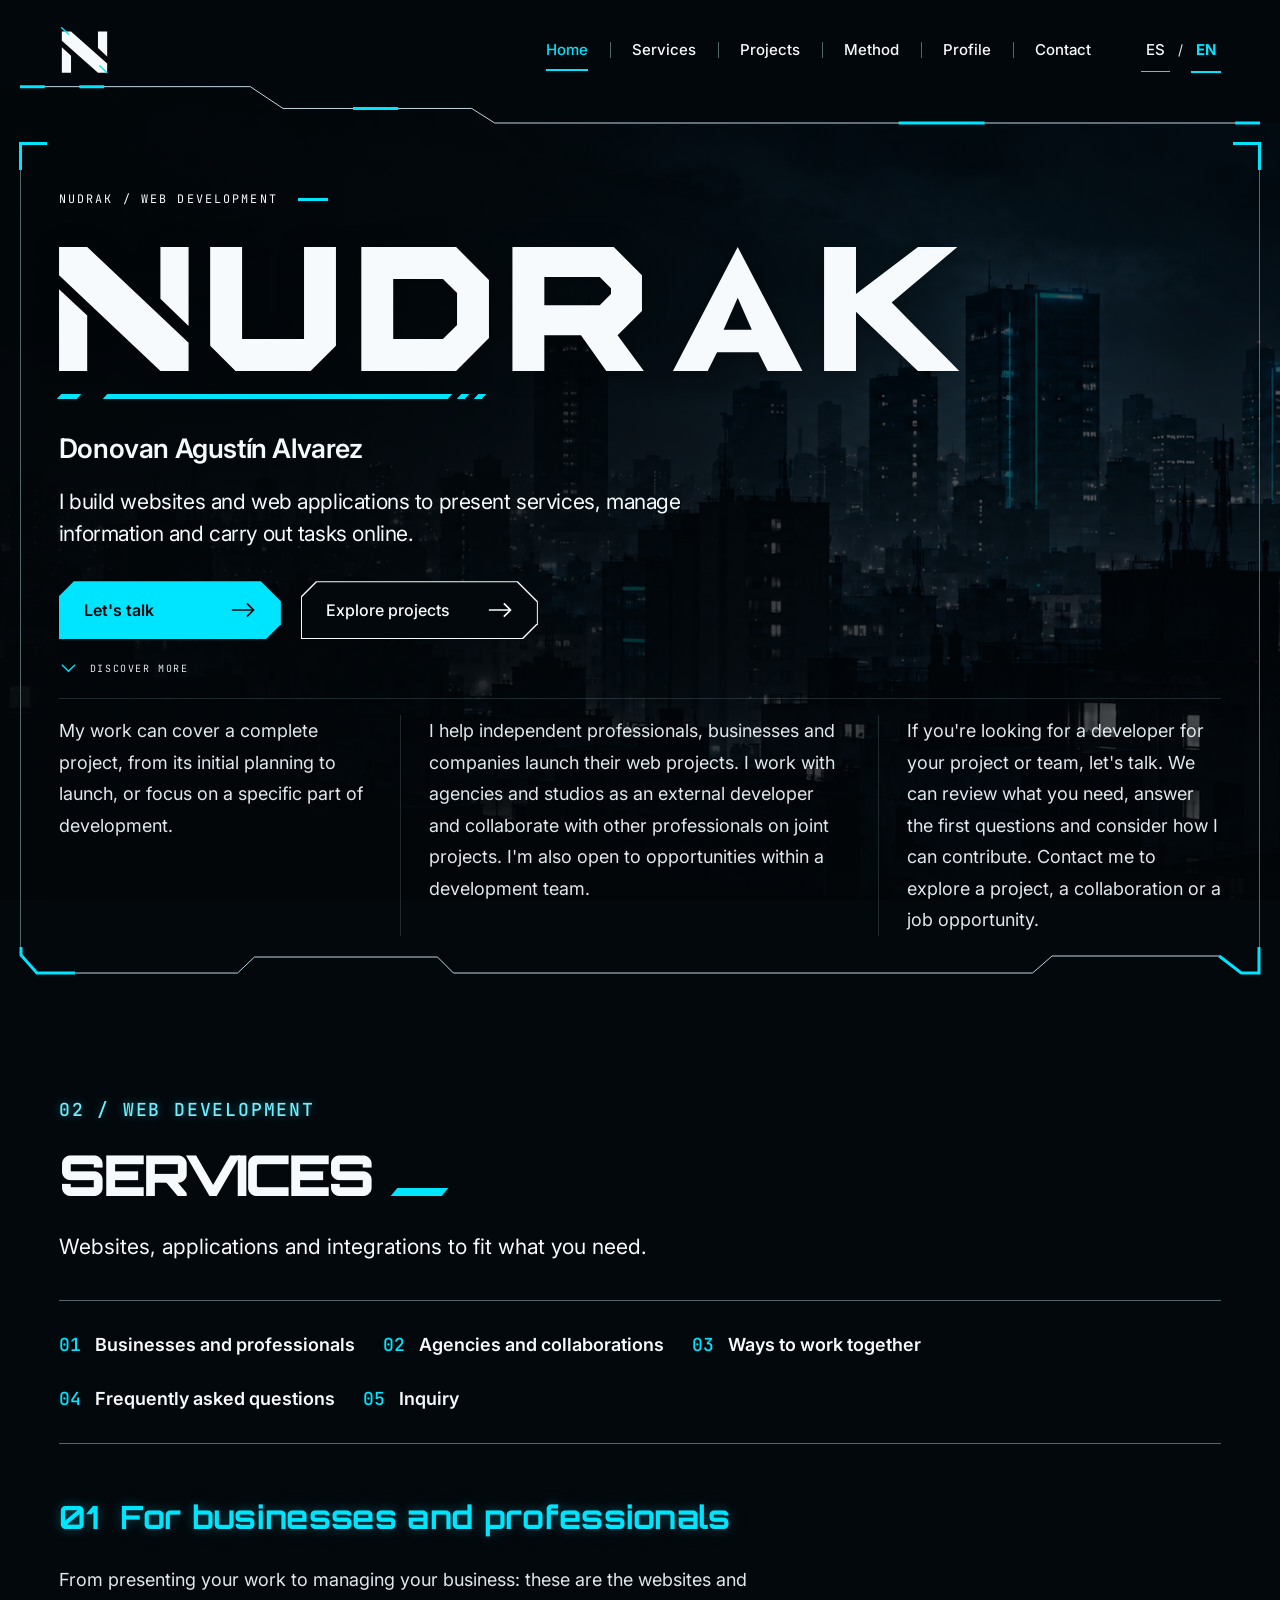
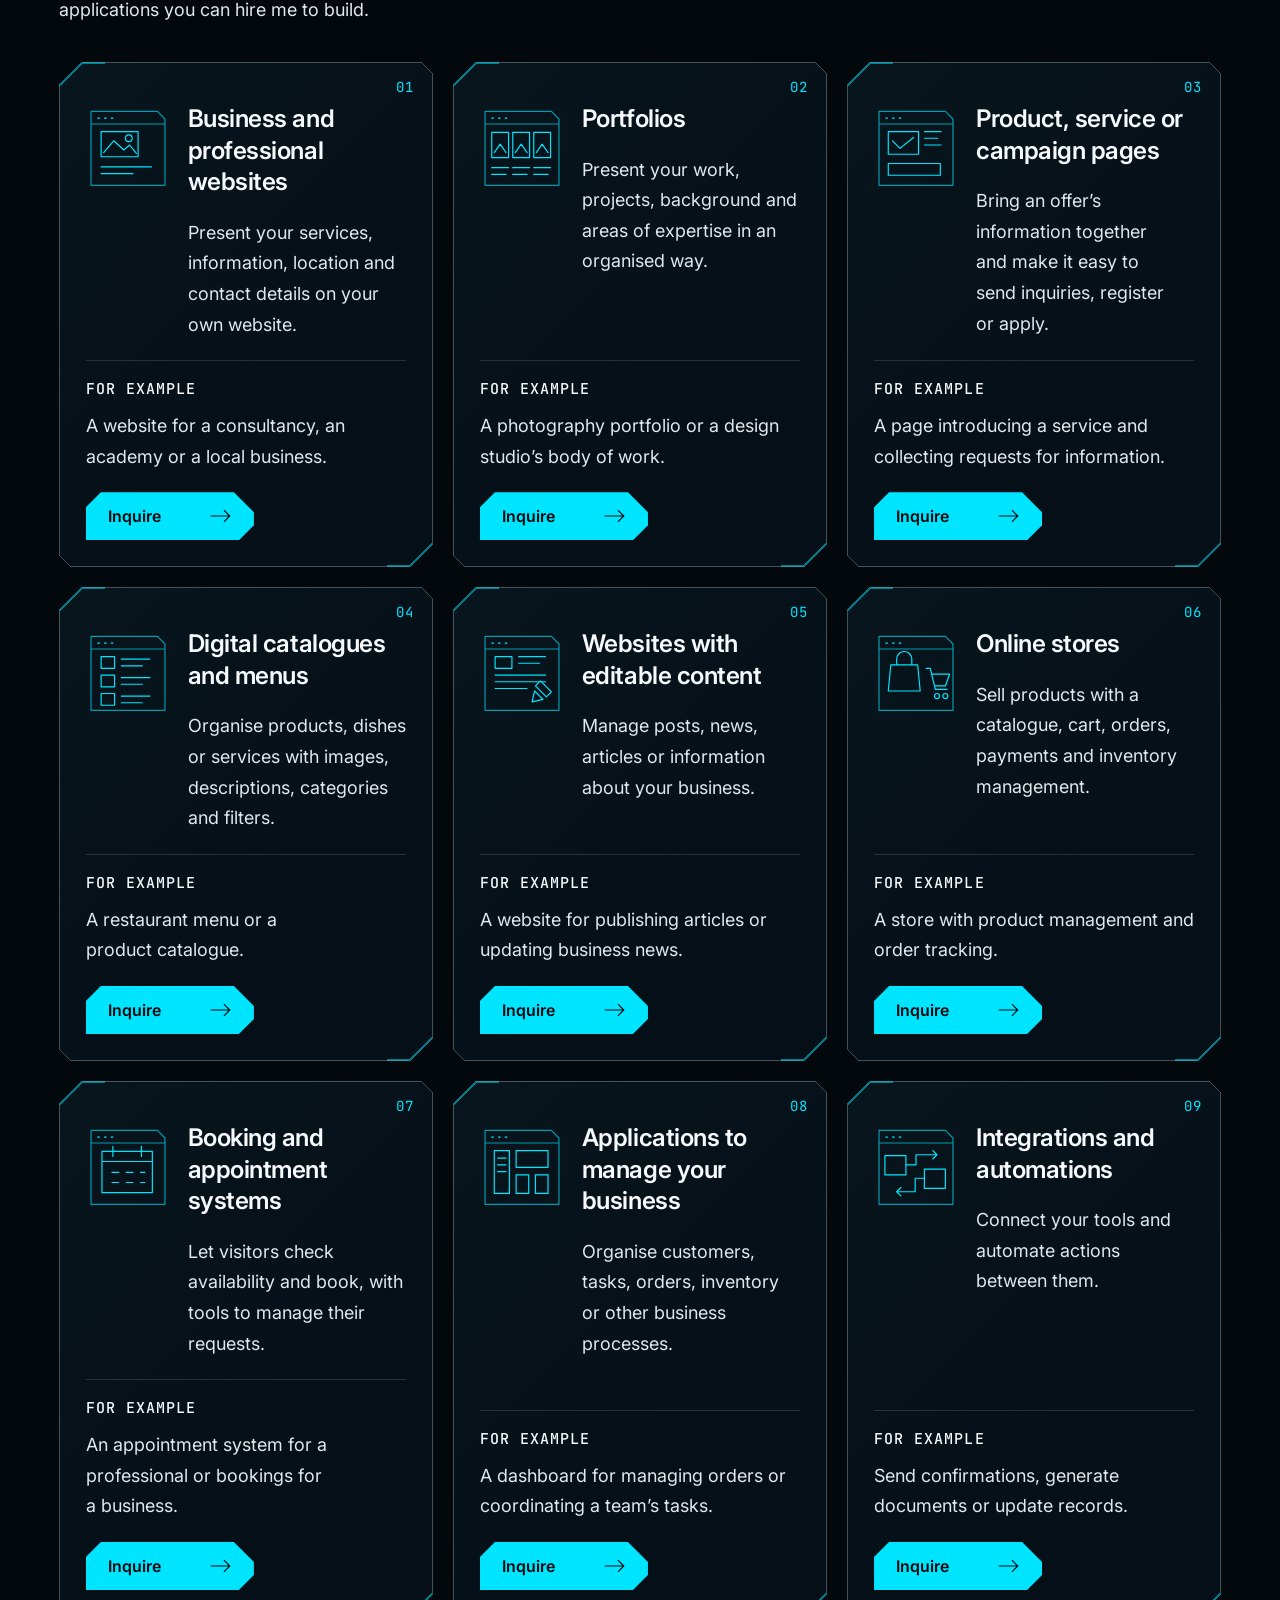
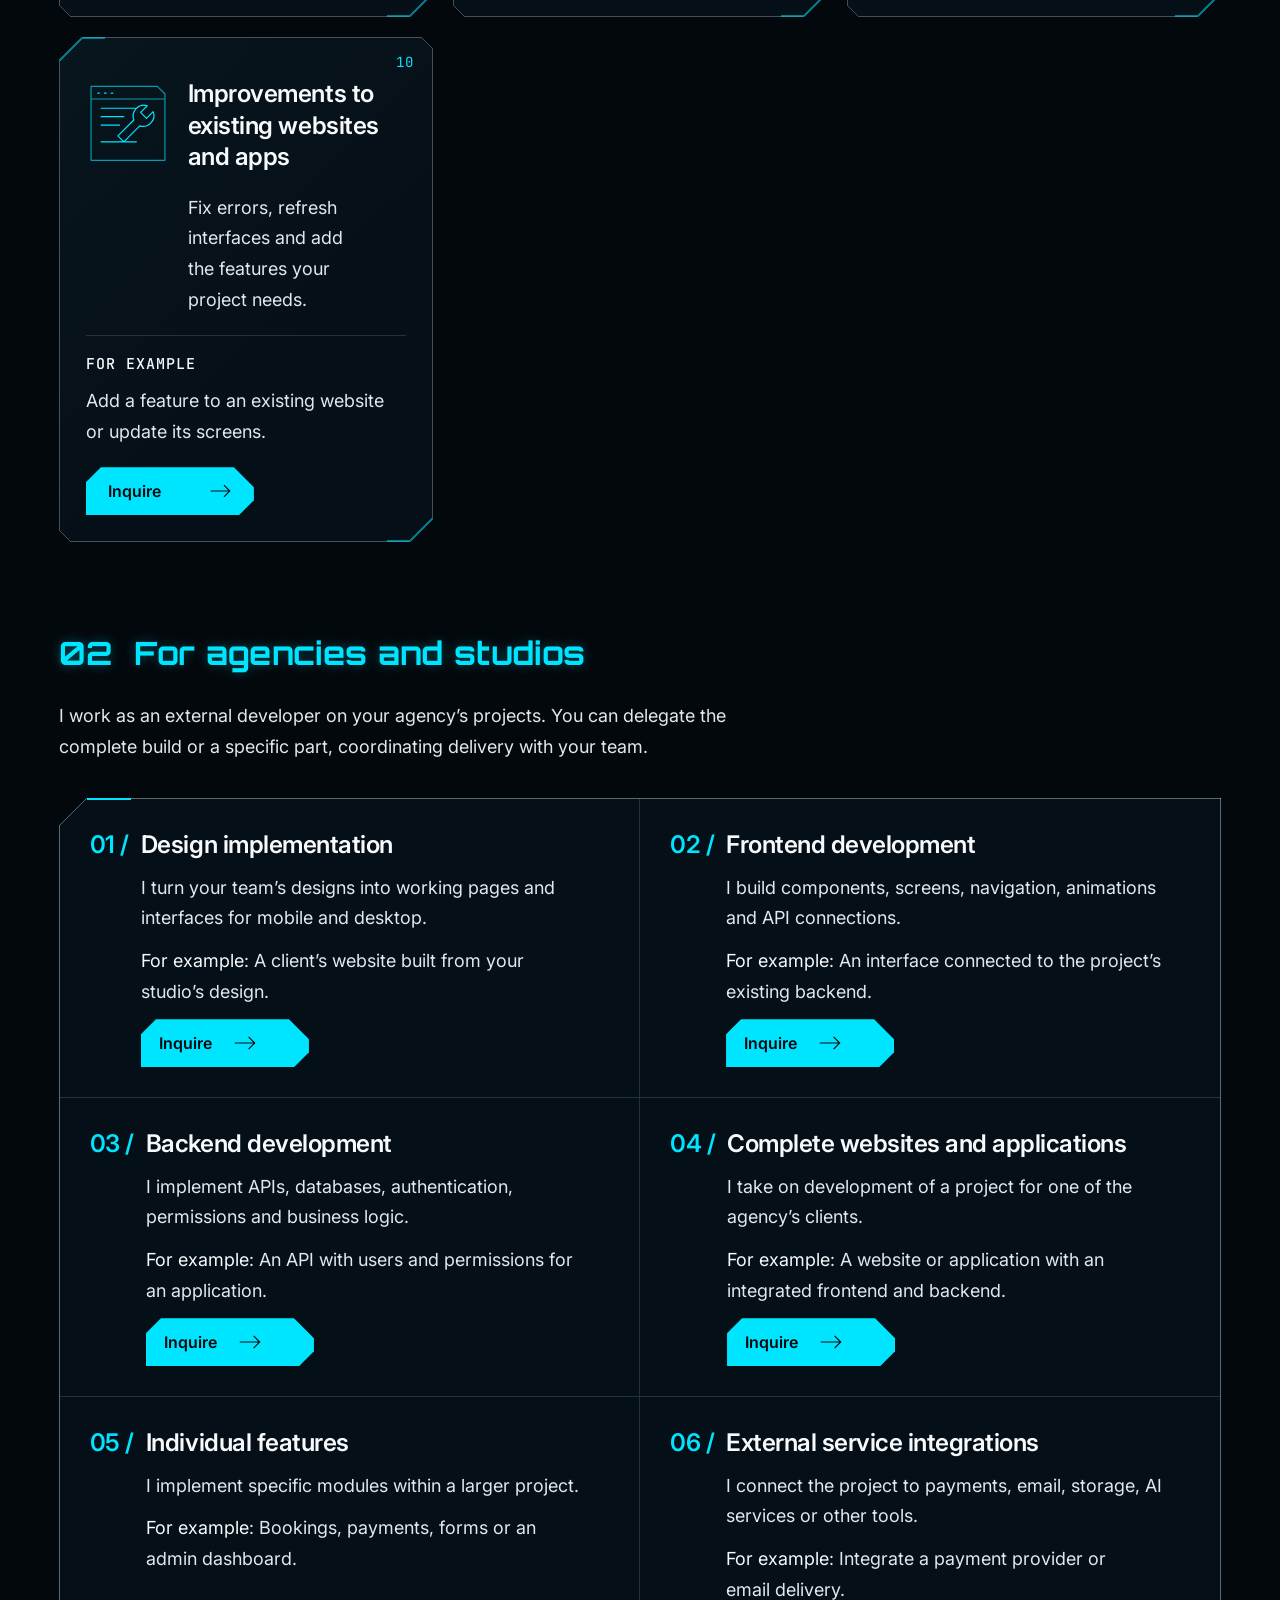
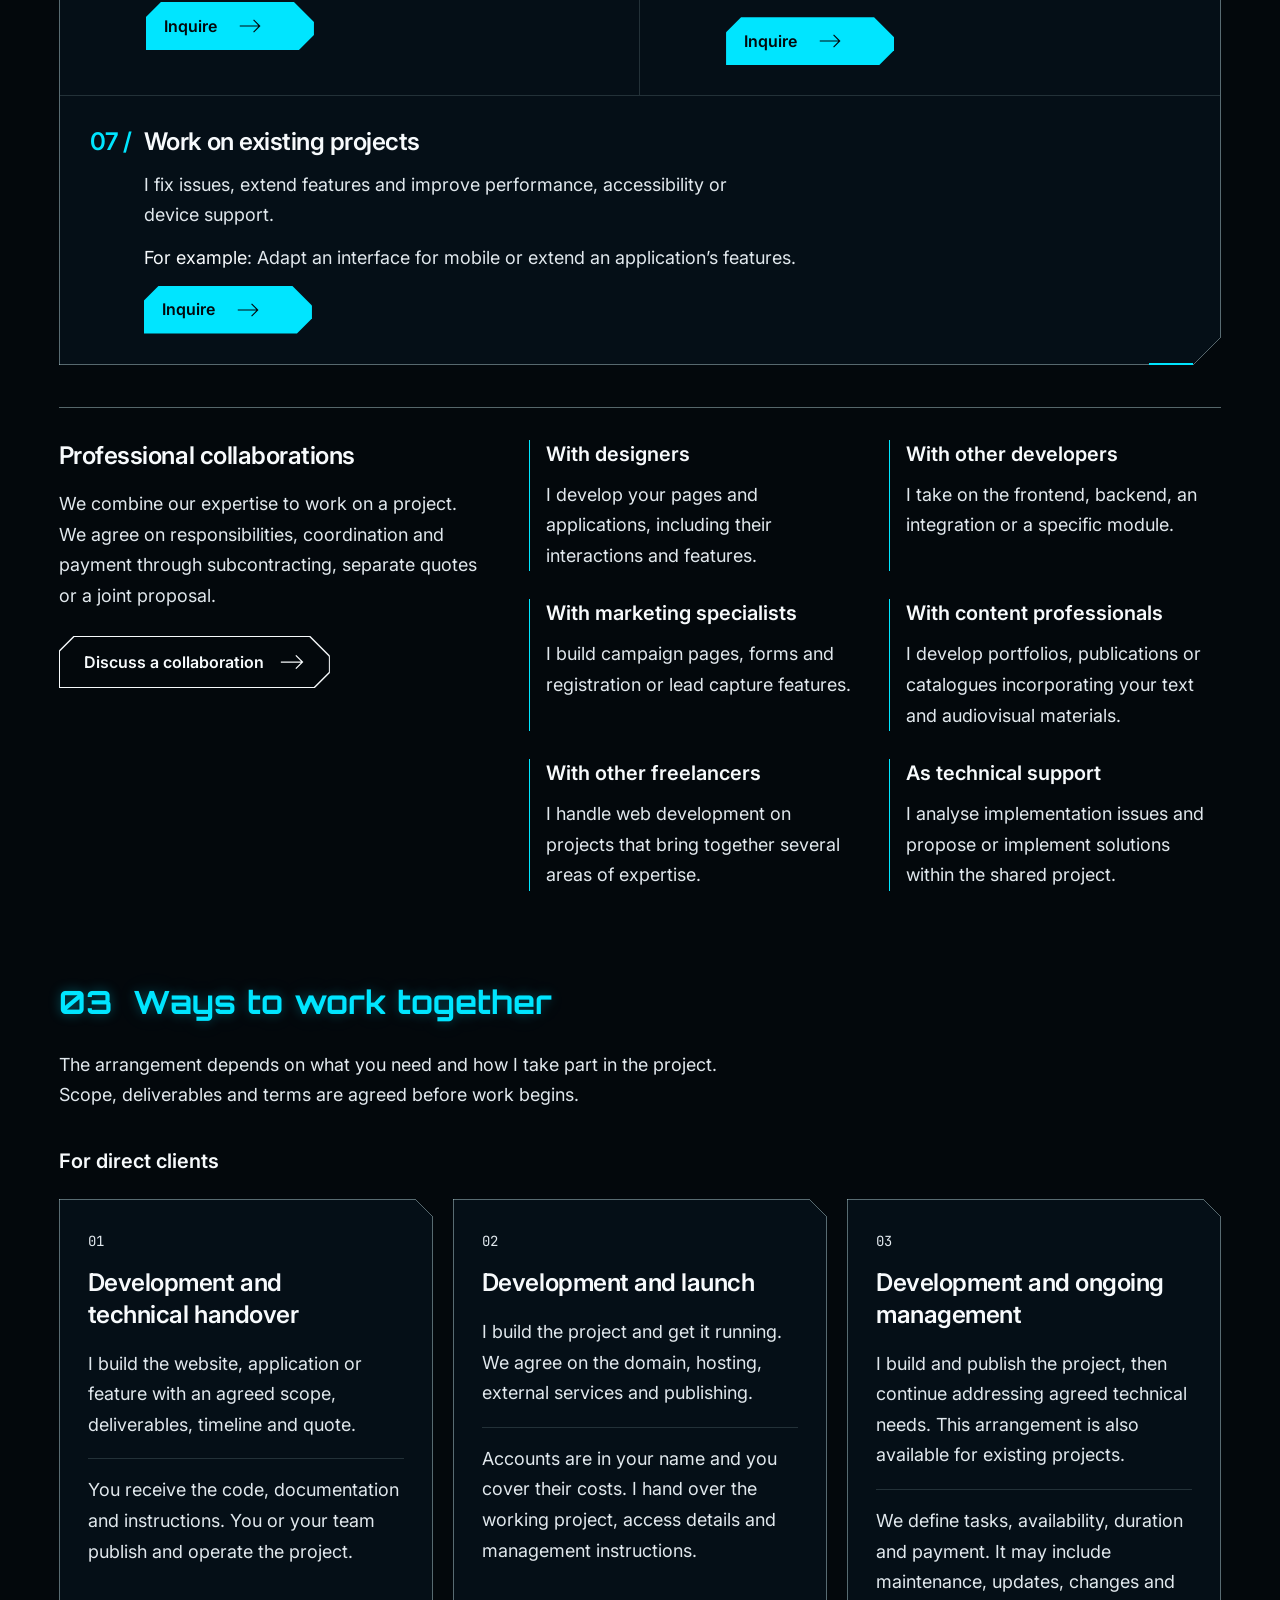
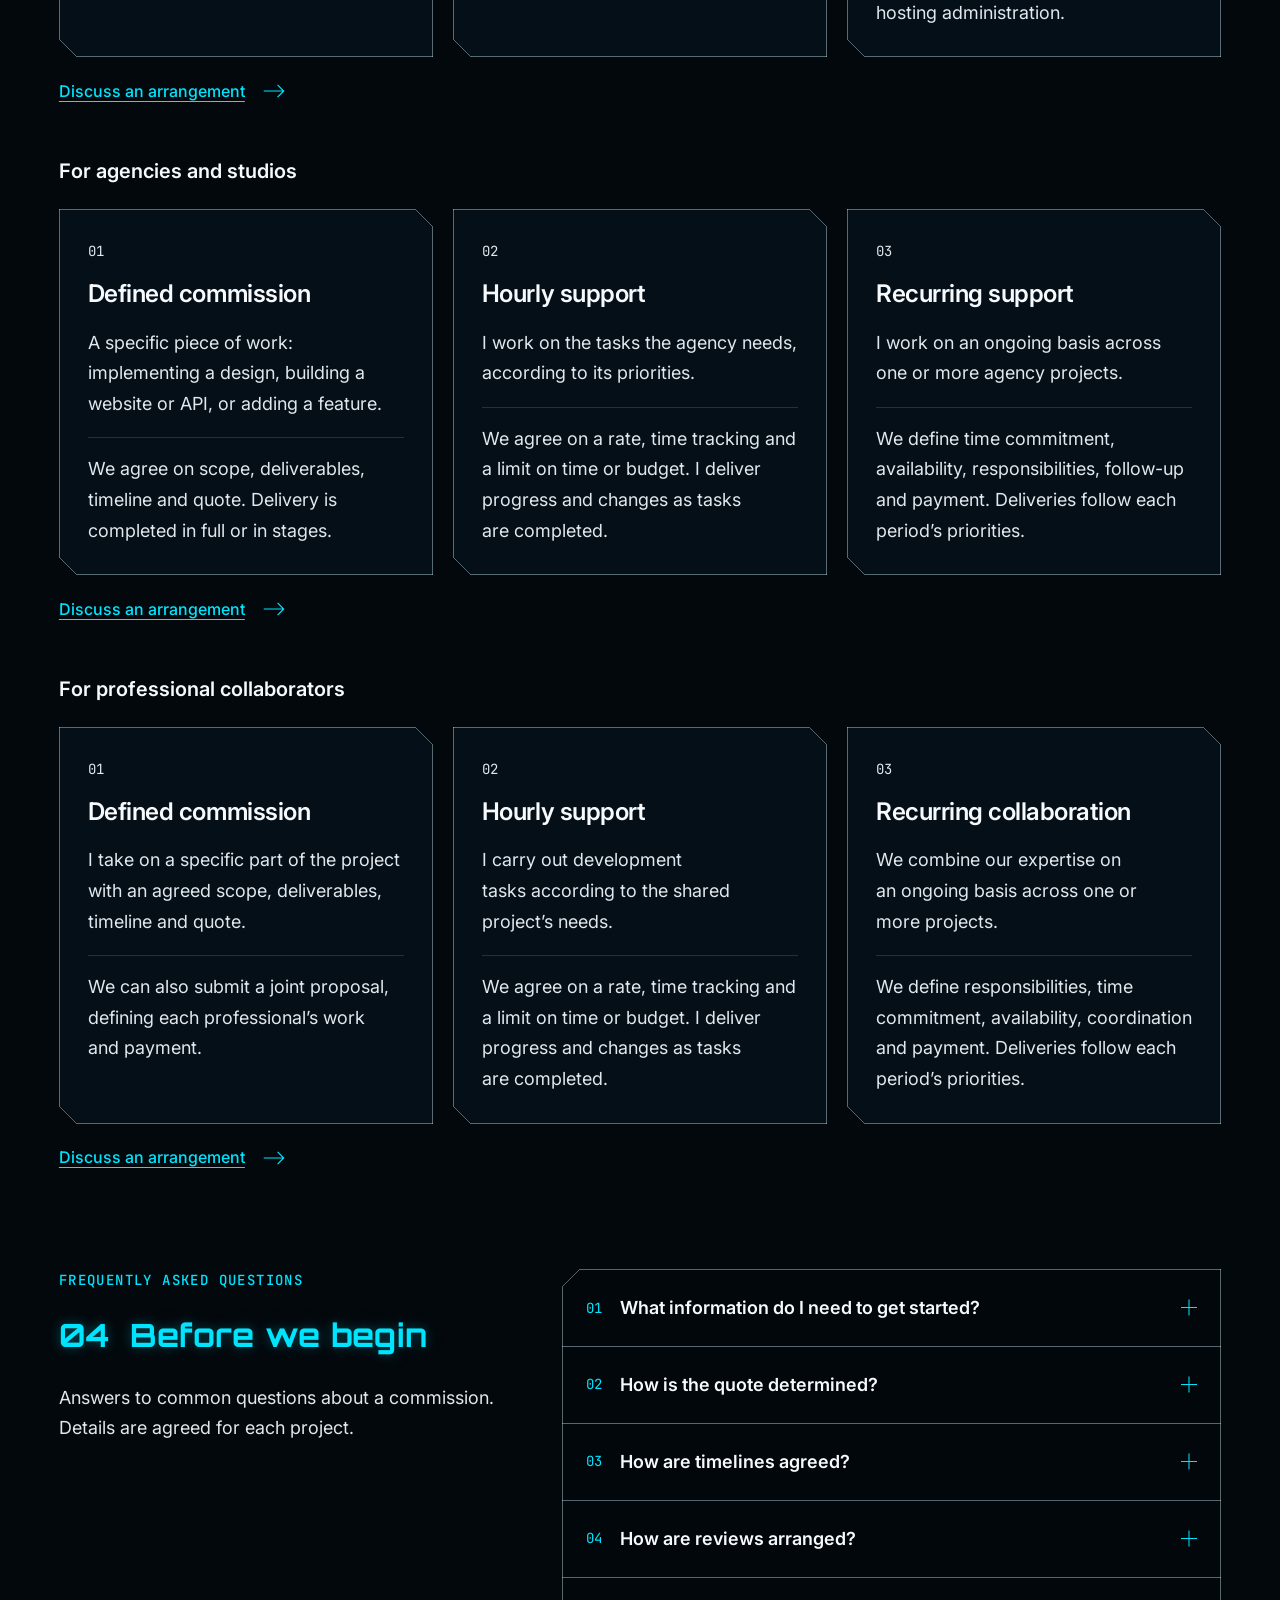
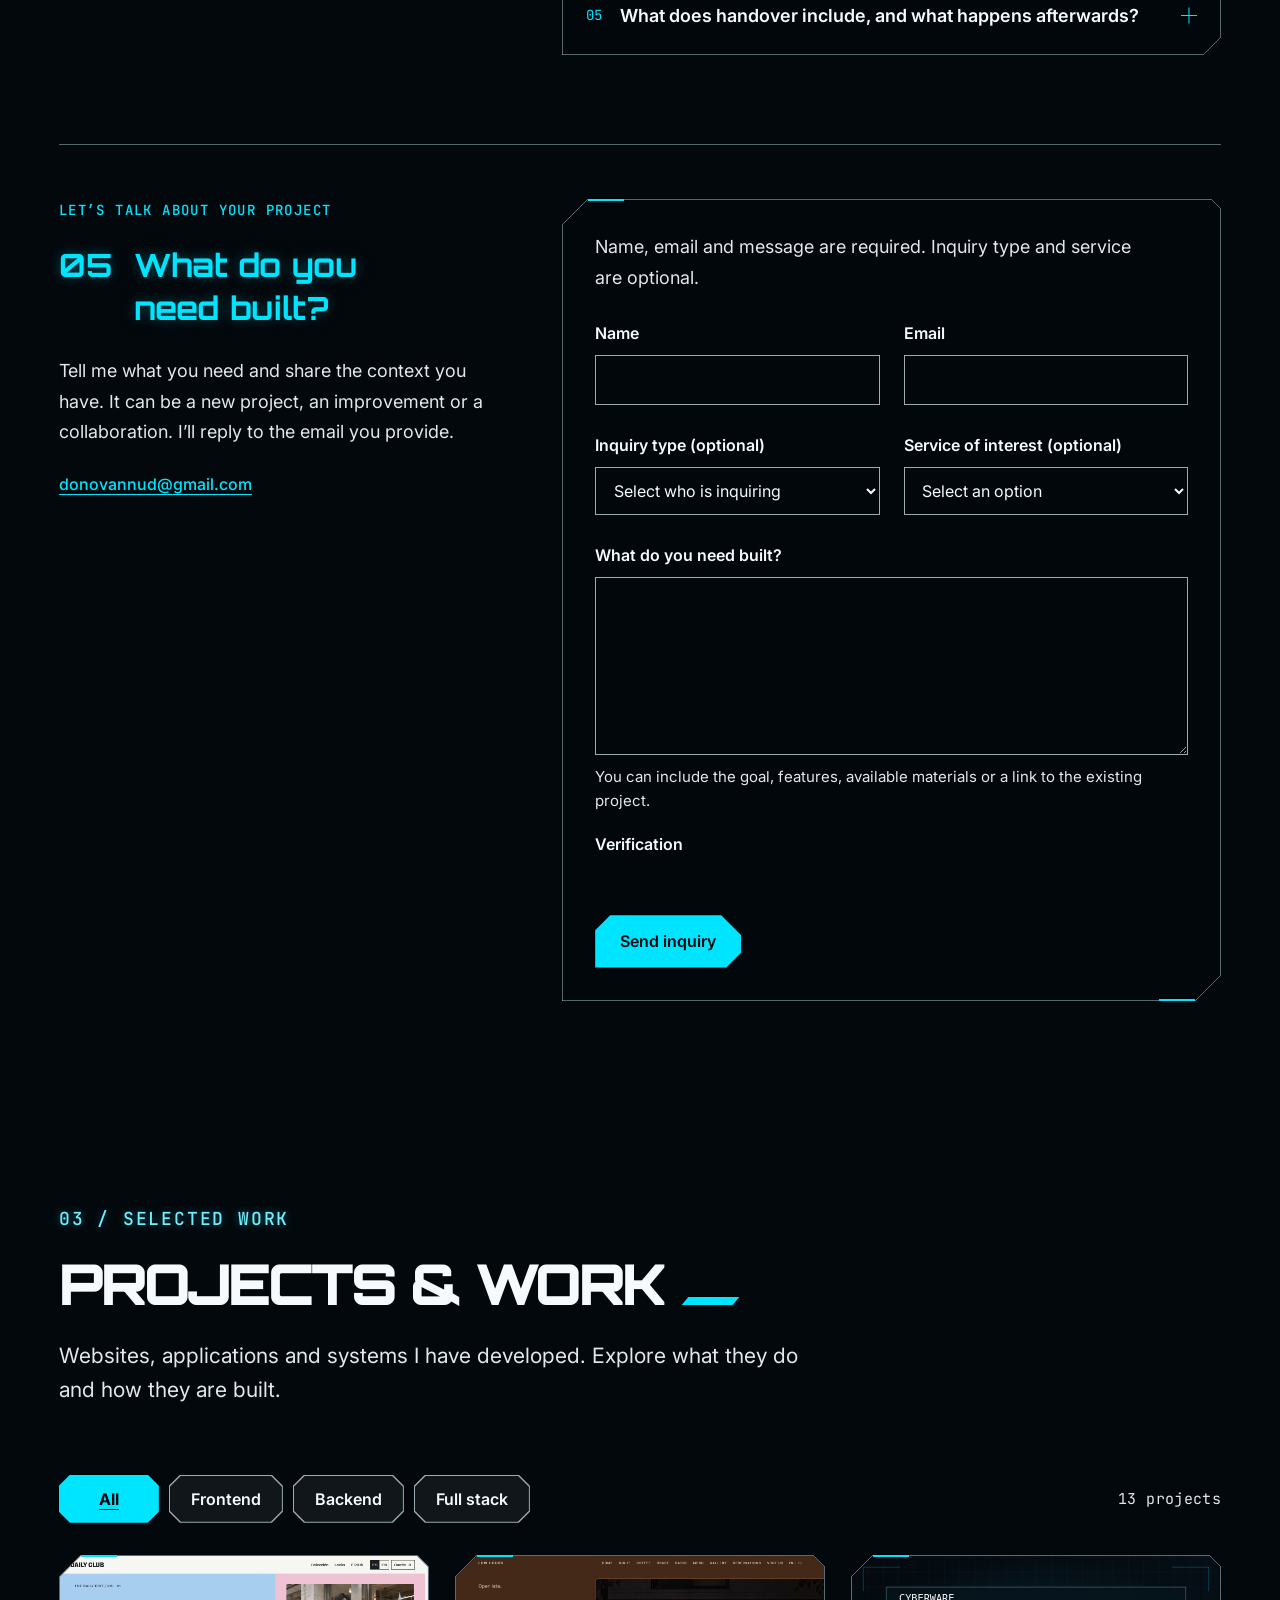
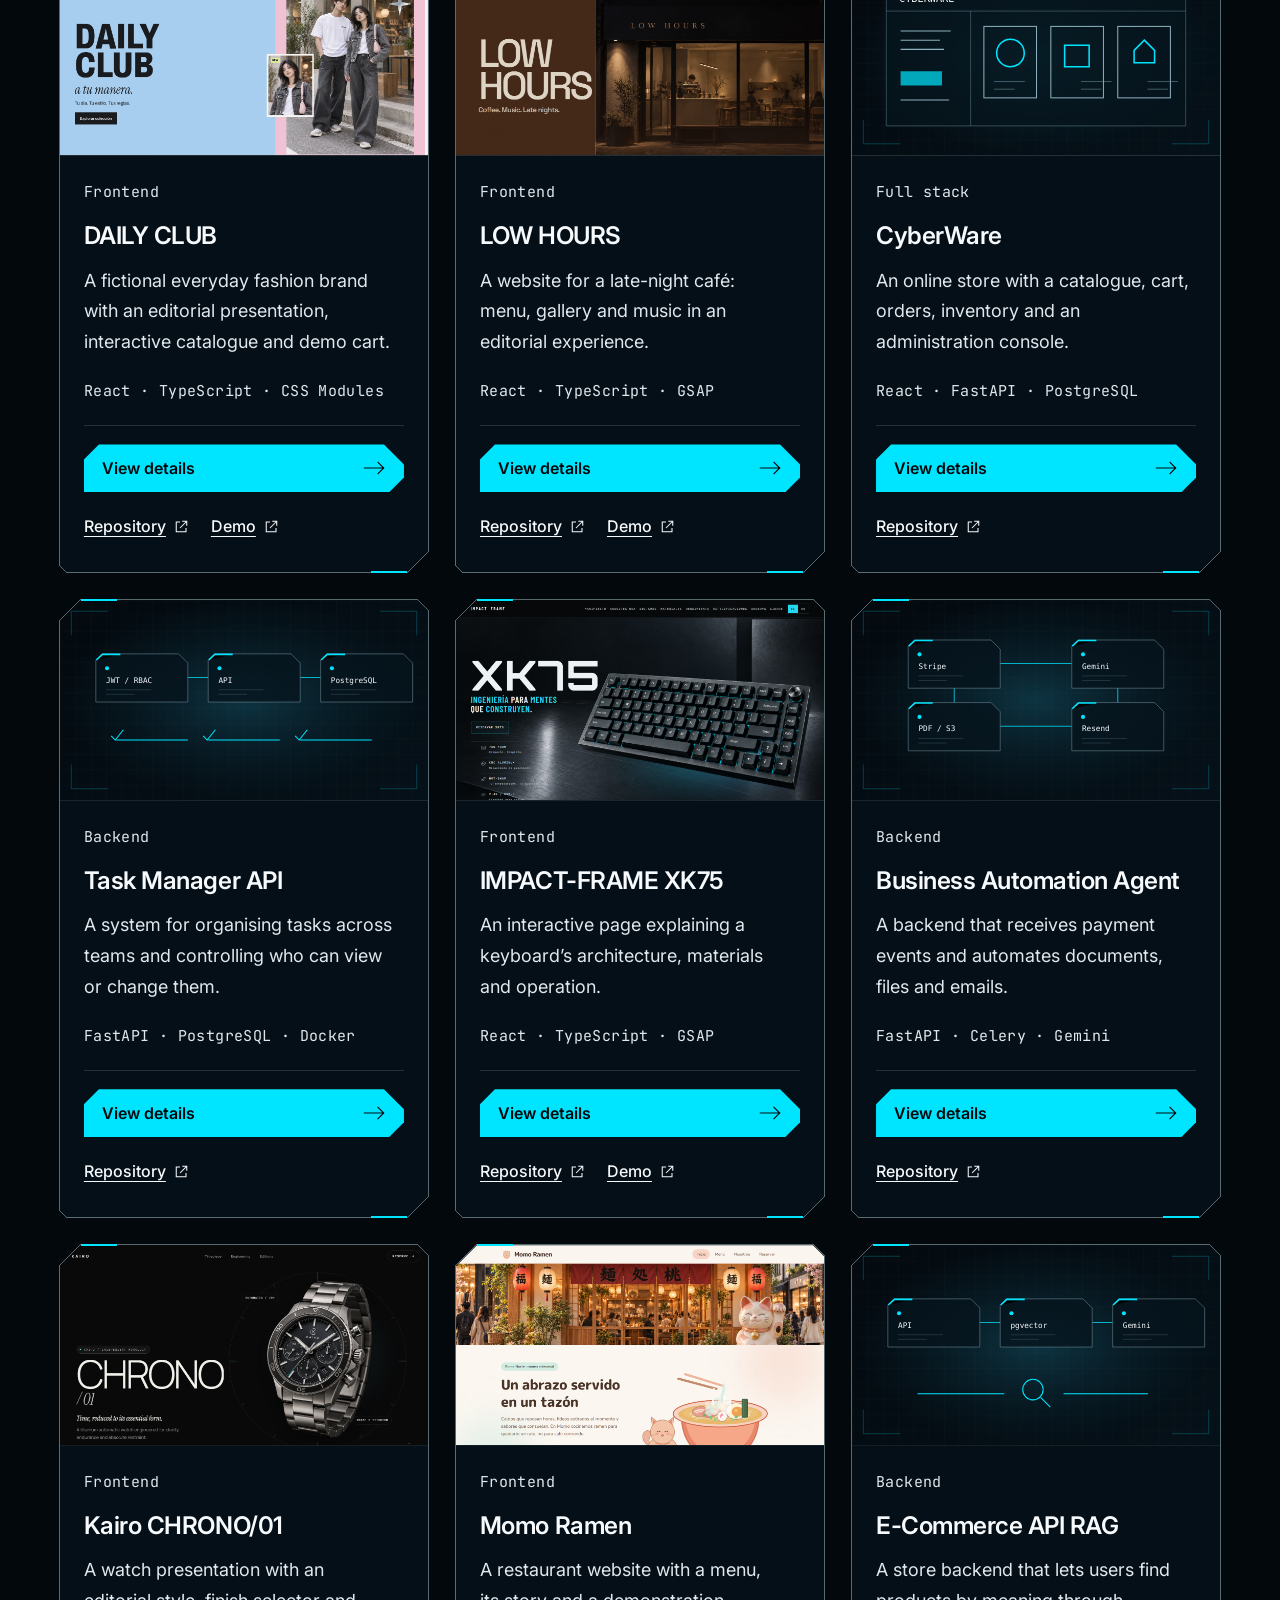
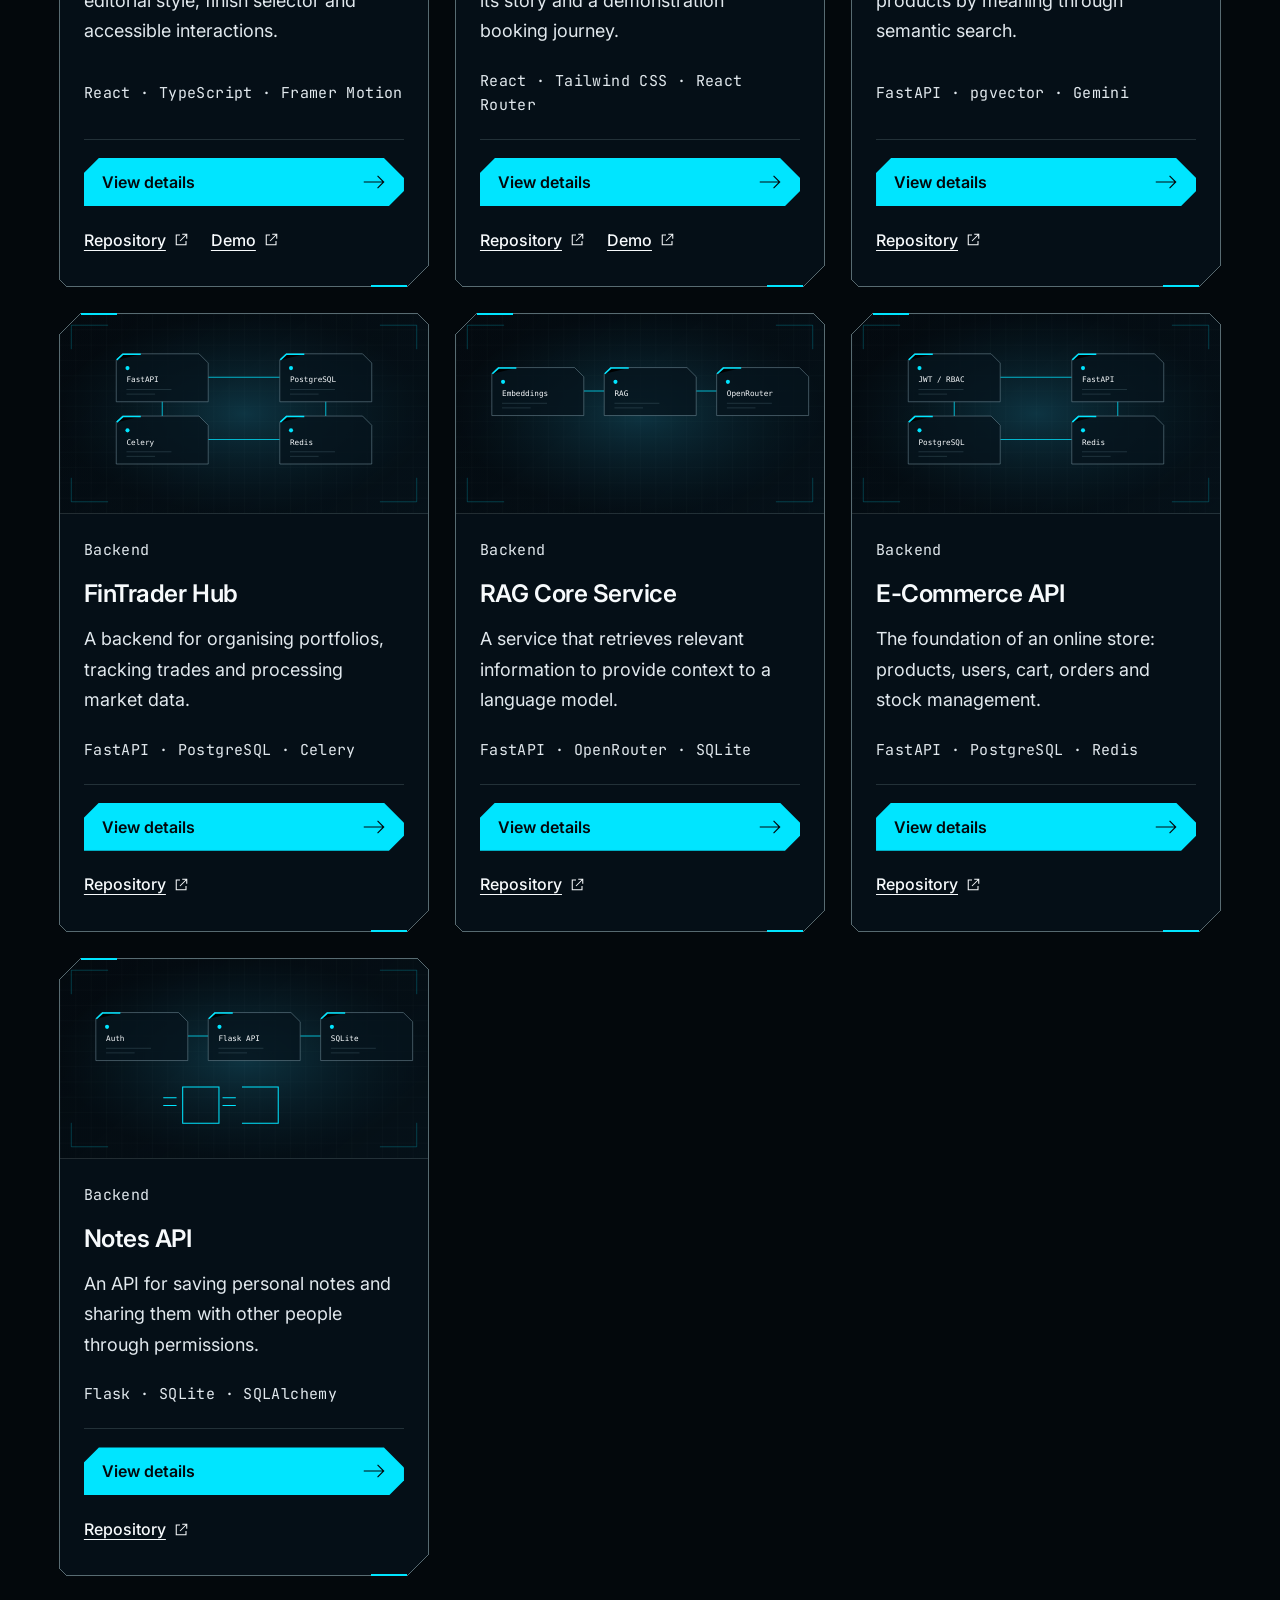
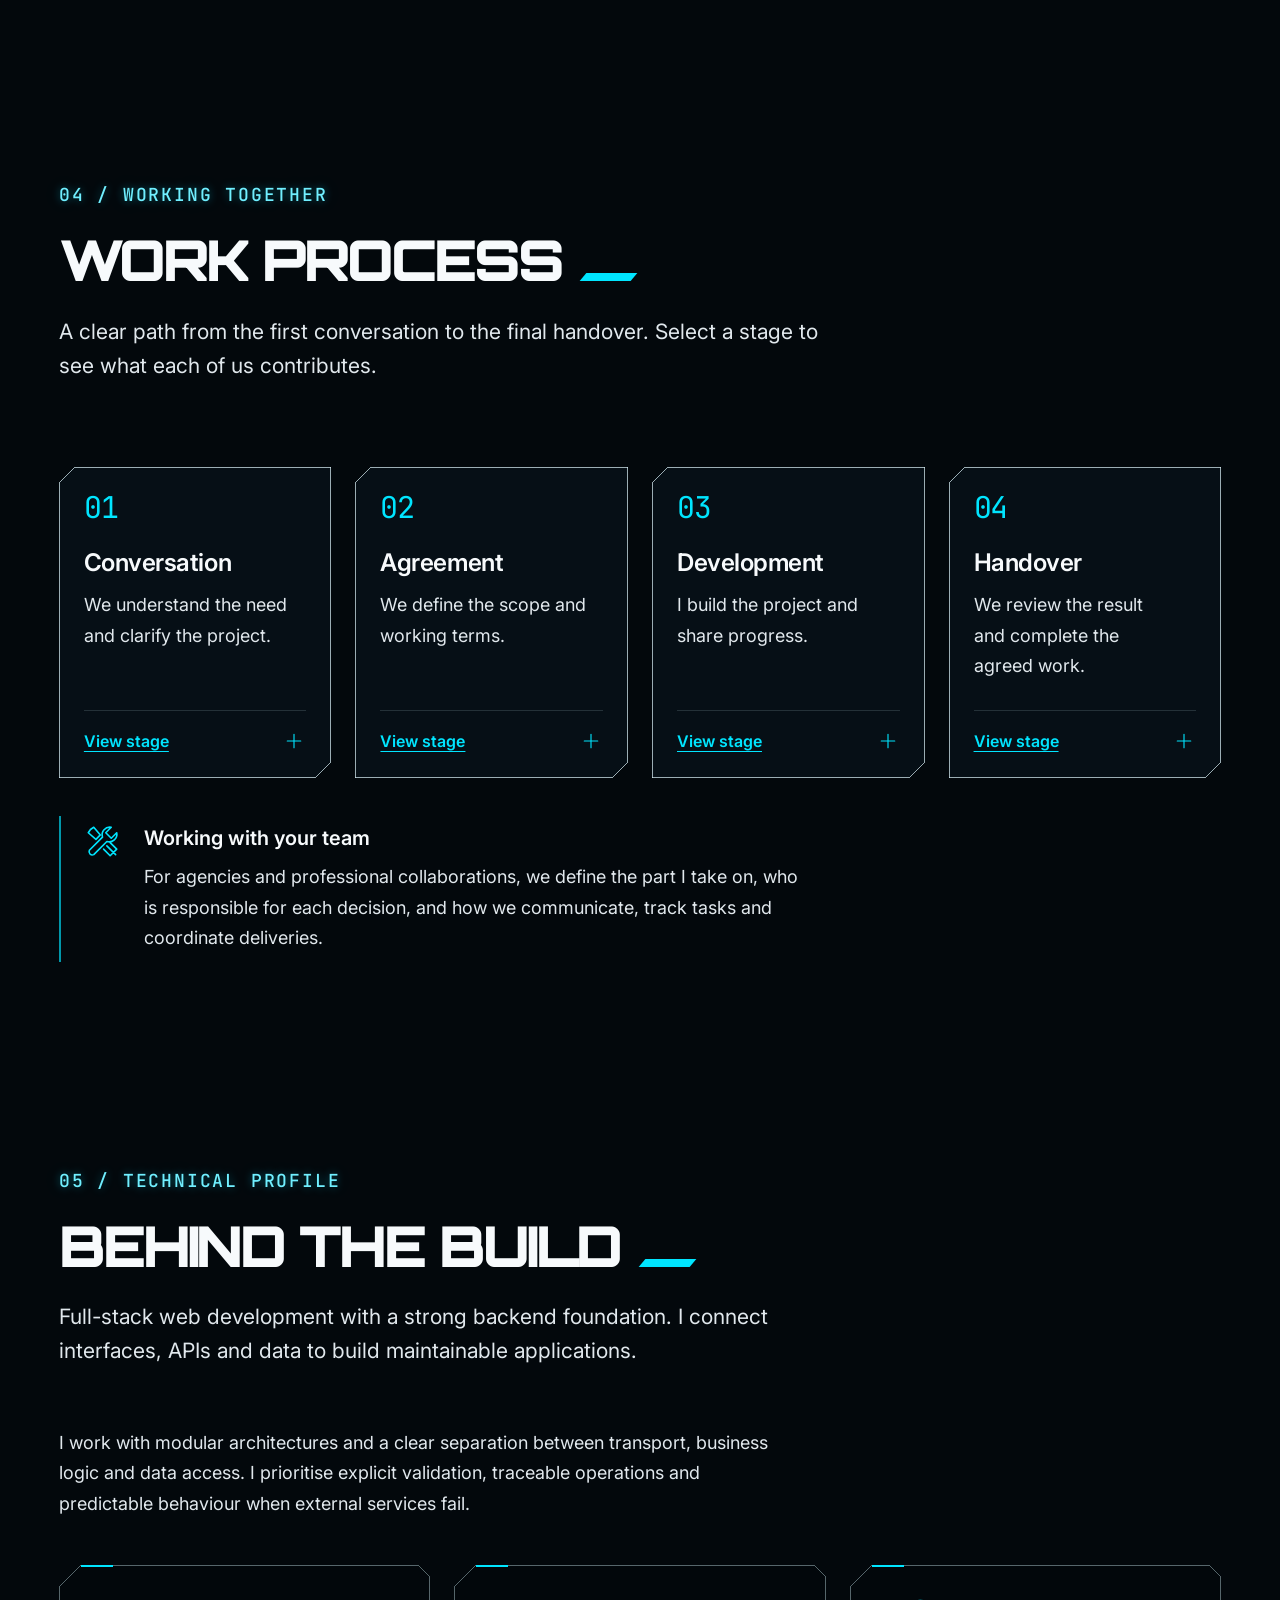
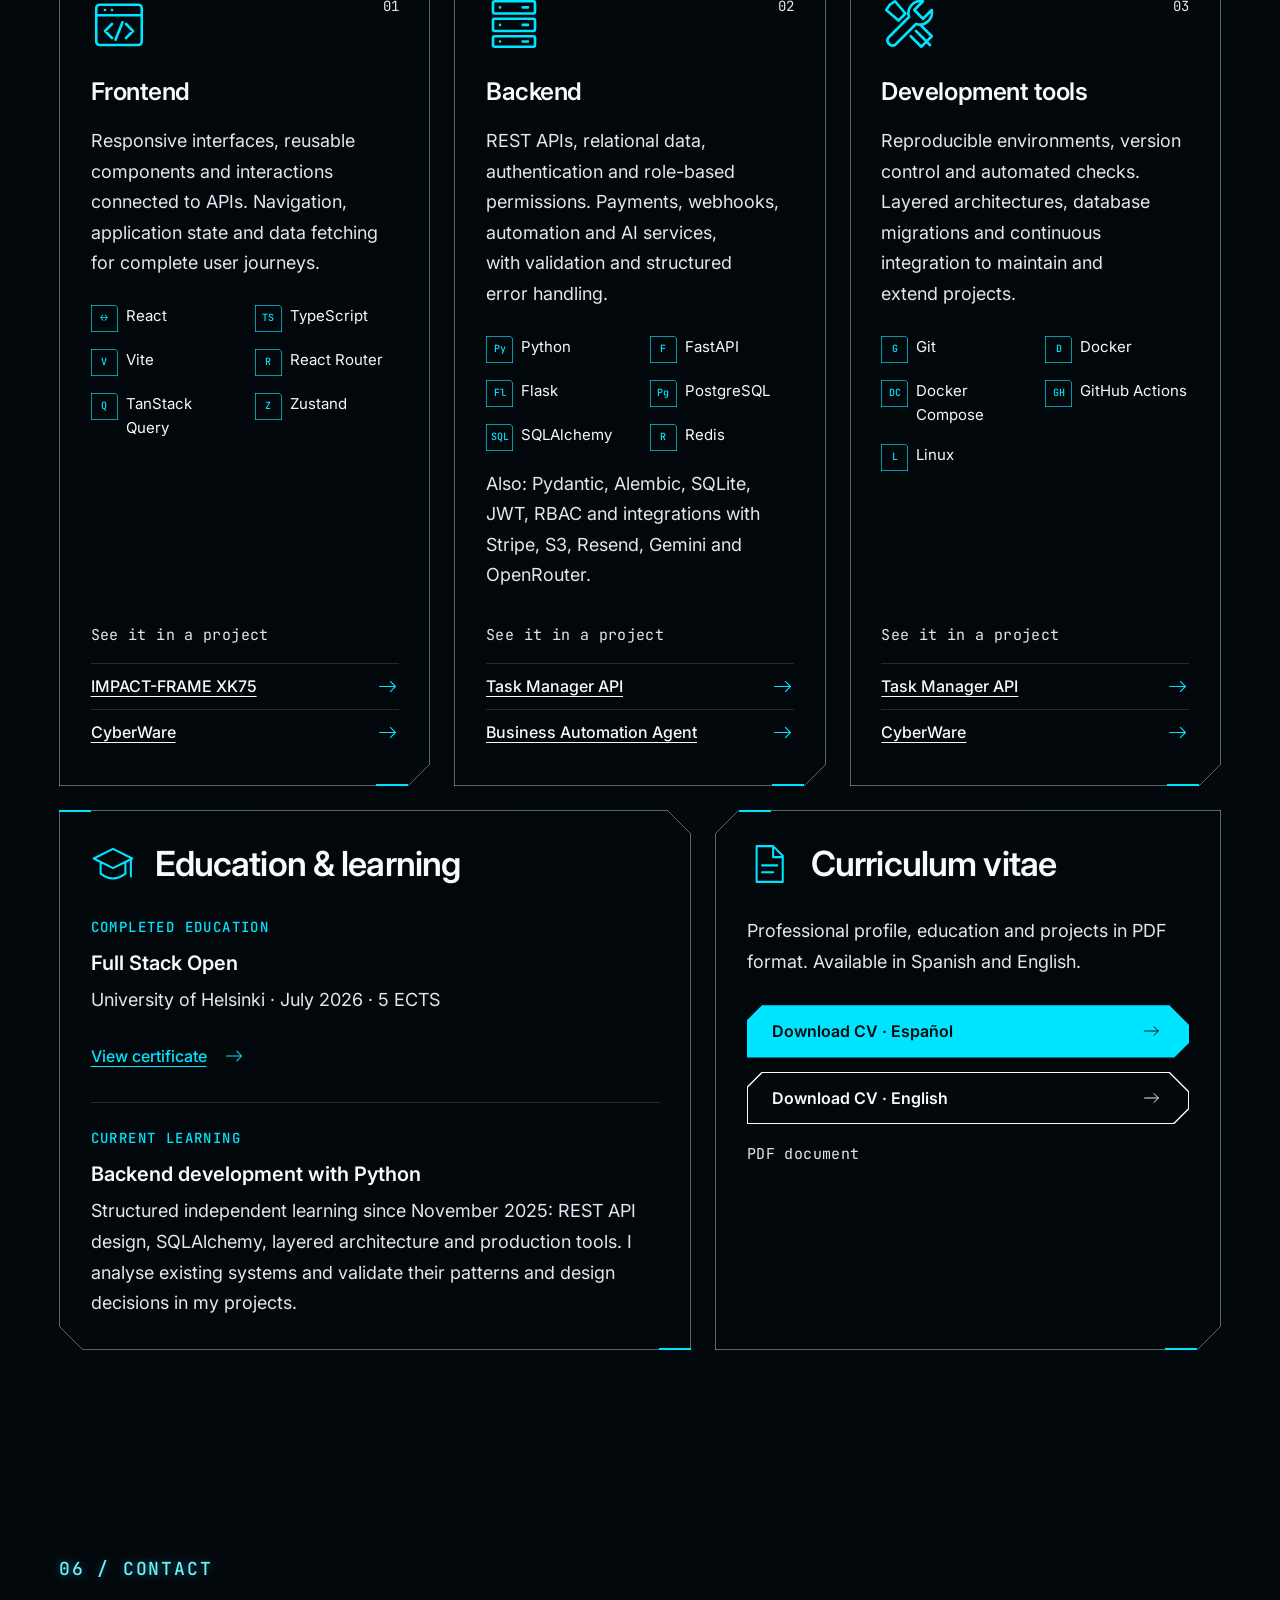
<file: index.html>
<!DOCTYPE html>
<html lang="en">
<head>
  <meta charset="UTF-8">
  <meta name="viewport" content="width=device-width, initial-scale=1.0">
  <meta name="description" content="NUDRAK — Donovan Agustín Alvarez. Full-Stack Developer with a backend focus. Python, FastAPI, PostgreSQL, React, TypeScript, Docker.">
  <title>NUDRAK | Full-Stack Developer</title>
  <link rel="canonical" href="https://nudrak.dev/">
  <link rel="icon" href="favicon.ico" sizes="16x16 32x32 48x48 64x64 128x128 256x256">
  <link rel="icon" href="assets/favicon.svg" type="image/svg+xml" sizes="any">
  <meta property="og:type" content="website">
  <meta property="og:site_name" content="NUDRAK">
  <meta property="og:url" content="https://nudrak.dev/">
  <meta property="og:title" content="NUDRAK | Full-Stack Developer">
  <meta property="og:description" content="NUDRAK — Donovan Agustín Alvarez. Full-Stack Developer with a backend focus. Python, FastAPI, PostgreSQL, React, TypeScript, Docker.">
  <meta property="og:image" content="https://nudrak.dev/assets/og.png">
  <meta property="og:image:width" content="1200">
  <meta property="og:image:height" content="630">
  <meta property="og:image:alt" content="NUDRAK — Full-Stack Developer">
  <meta property="og:locale" content="en_US">
  <meta name="twitter:card" content="summary_large_image">
  <meta name="twitter:title" content="NUDRAK | Full-Stack Developer">
  <meta name="twitter:description" content="NUDRAK — Donovan Agustín Alvarez. Full-Stack Developer with a backend focus. Python, FastAPI, PostgreSQL, React, TypeScript, Docker.">
  <meta name="twitter:image" content="https://nudrak.dev/assets/og.png">
  <link rel="preconnect" href="https://fonts.googleapis.com">
  <link rel="preconnect" href="https://fonts.gstatic.com" crossorigin>
  <link rel="preconnect" href="https://challenges.cloudflare.com">
  <link href="https://fonts.googleapis.com/css2?family=Inter:wght@400;500;600;700&family=JetBrains+Mono:wght@400;500&family=Orbitron:wght@700;900&display=swap" rel="stylesheet">
  <link rel="stylesheet" href="styles/site.css">
  <link rel="stylesheet" href="styles/hito-base.css">
  <link rel="stylesheet" href="styles/angular-surfaces.css">
  <link rel="stylesheet" href="styles/background.css">
  <link rel="stylesheet" href="styles/header.css">
  <link rel="stylesheet" href="styles/hero.css">
  <link rel="stylesheet" href="styles/inquiry.css">
  <link rel="stylesheet" href="styles/services.css">
  <link rel="stylesheet" href="styles/service-effects.css">
  <link rel="stylesheet" href="styles/projects.css">
  <link rel="stylesheet" href="styles/sections.css">
  <link rel="stylesheet" href="styles/typography.css">
  <link rel="preload" as="image" href="assets/hero-cityscape.avif" type="image/avif">
  <script defer src="https://cloud.umami.is/script.js" data-website-id="cb458b8e-c4f7-4f8a-bd7c-4434a7d5fed9" data-domains="nudrak.dev" data-exclude-search="true" data-exclude-hash="true"></script>
</head>
<body>
  <div class="stage-backdrop" aria-hidden="true">
    <div class="stage-backdrop__image"></div>
  </div>

  <a class="stage-skip" href="#main-content" data-i18n="skipToContent">Skip to content</a>
  <header class="masthead" id="header">
    <div class="masthead__inner">
      <a href="#hero" class="masthead__brand" aria-label="NUDRAK - Home" data-i18n-aria="brandHome">
        <img src="assets/nudrak-mark.svg" alt="" width="72" height="64">
      </a>
      <nav class="masthead__nav angular-surface" id="nav" popover="auto" aria-label="Main navigation" data-i18n-aria="mainNavigation"><div class="masthead__nav-scroll">
        <span class="masthead__menu-caption" aria-hidden="true" data-i18n="menuCaption">EXPLORE NUDRAK</span>
        <a href="#hero" class="masthead__link" data-i18n="navHome">Home</a>
        <a href="#services" class="masthead__link" data-i18n="navServices">Services</a>
        <a href="#projects" class="masthead__link" data-i18n="navProjects">Projects</a>
        <a href="#method" class="masthead__link" data-i18n="navMethod">Method</a>
        <a href="#skills" class="masthead__link" data-i18n="navProfile">Profile</a>
        <a href="#contact" class="masthead__link" data-i18n="navContact">Contact</a>
      </div></nav>
      <div class="masthead__locale" role="group" aria-label="Language" data-i18n-aria="languageLabel">
        <button type="button" class="locale-button" data-set-lang="es" aria-pressed="false">ES</button>
        <span aria-hidden="true">/</span>
        <button type="button" class="locale-button is-active" data-set-lang="en" aria-pressed="true">EN</button>
      </div>
      <button type="button" class="masthead__toggle" id="nav-toggle" popovertarget="nav" aria-controls="nav" aria-label="Open menu" data-i18n-aria="navMenu">
        <span></span><span></span><span></span>
      </button>
    </div>
    <svg class="masthead__rule" viewBox="0 0 1400 52" preserveAspectRatio="none" aria-hidden="true">
      <path d="M0 7h260l37 27h213l26 18h864" fill="none" stroke="#c1d6df" stroke-width="1"/>
      <path d="M0 7h28M67 7h28M376 34h51M992 52h97M1372 52h28" fill="none" stroke="#00e5ff" stroke-width="3" stroke-linecap="butt"/>
    </svg>
  </header>

  <main id="main-content" tabindex="-1">
    <section class="intro" id="hero" aria-labelledby="intro-title">
      <div class="intro__frame" aria-hidden="true">
        <svg class="intro__frame-bottom" viewBox="0 0 1400 27" preserveAspectRatio="none">
          <path d="M0 0v8l18 18h227l19-16h207l18 16h655l22-17h189l25 17h20V0" fill="none" stroke="#c1d6df" stroke-width="1"/>
          <path d="M0 0v8l18 18h43M1355 9l25 17h20V0" fill="none" stroke="#00e5ff" stroke-width="3"/>
        </svg>
      </div>
      <div class="intro__layout">
        <p class="intro__eyebrow" data-intro-reveal="1" data-i18n="introEyebrow">NUDRAK / WEB DEVELOPMENT</p>
        <h1 class="intro__title" id="intro-title" data-intro-reveal="2">
          <span class="stage-sr-only">NUDRAK</span>
          <img class="intro__wordmark" src="assets/nudrak-wordmark.svg" alt="" width="980" height="132" aria-hidden="true">
        </h1>
        <div class="intro__accent" data-intro-reveal="2" aria-hidden="true"><i></i><i></i><i></i><i></i></div>
        <p class="intro__identity" data-intro-reveal="3" data-i18n="introIdentity">Donovan Agustín Alvarez</p>
        <p class="intro__lead" data-intro-reveal="3" data-i18n="introLead">I build websites and web applications to present services, manage information and carry out tasks online.</p>
        <div class="intro__actions" data-intro-reveal="4">
          <a href="#inquiry" class="stage-button stage-button--primary intro__button">
            <span data-i18n="introTalk">Let's talk</span>
            <svg viewBox="0 0 30 20" fill="none" aria-hidden="true"><path d="M1 10h26m-8-8 8 8-8 8" stroke="currentColor" stroke-width="2"/></svg>
          </a>
          <a href="#projects" class="stage-button intro__button">
            <span data-i18n="introExplore">Explore projects</span>
            <svg viewBox="0 0 30 20" fill="none" aria-hidden="true"><path d="M1 10h26m-8-8 8 8-8 8" stroke="currentColor" stroke-width="2"/></svg>
          </a>
        </div>
        <a class="intro__scroll" href="#intro-context" data-intro-reveal="5">
          <svg viewBox="0 0 20 20" fill="none" aria-hidden="true"><path d="m3 6 7 7 7-7" stroke="currentColor" stroke-width="1.5"/></svg>
          <span data-i18n="introScroll">Discover more</span>
        </a>
        <div class="intro__context" id="intro-context" data-intro-reveal="5">
          <p data-i18n="introScope">My work can cover a complete project, from its initial planning to launch, or focus on a specific part of development.</p>
          <p data-i18n="introAudience">I help independent professionals, businesses and companies launch their web projects. I work with agencies and studios as an external developer and collaborate with other professionals on joint projects. I'm also open to opportunities within a development team.</p>
          <p data-i18n="introInvitation">If you're looking for a developer for your project or team, let's talk. We can review what you need, answer the first questions and consider how I can contribute. Contact me to explore a project, a collaboration or a job opportunity.</p>
        </div>
      </div>
    </section>

    <section class="service-hub" id="services" aria-labelledby="services-title">
      <div class="service-hub__inner">
        <header class="service-hub__header">
          <p class="stage-kicker" data-i18n="svcEyebrow">02 / WEB DEVELOPMENT</p>
          <h2 class="service-hub__title" id="services-title" data-i18n="svcTitle">Services</h2>
          <p class="service-hub__lead" data-i18n="svcLead">Websites, applications and integrations to fit what you need.</p>
        </header>
        <nav class="service-hub__jump" aria-label="Services sections" data-i18n-aria="svcNavigation">
          <a href="#services-direct"><span aria-hidden="true">01</span><span  data-i18n="svcNavDirect">Businesses and professionals</span></a>
          <a href="#services-agencies"><span aria-hidden="true">02</span><span  data-i18n="svcNavAgency">Agencies and collaborations</span></a>
          <a href="#services-modes"><span aria-hidden="true">03</span><span  data-i18n="svcNavModes">Ways to work together</span></a>
          <a href="#services-faq"><span aria-hidden="true">04</span><span  data-i18n="svcNavFaq">Frequently asked questions</span></a>
          <a href="#inquiry"><span aria-hidden="true">05</span><span  data-i18n="svcNavInquiry">Inquiry</span></a>
        </nav>

        <section class="service-hub__block" id="services-direct" aria-labelledby="services-direct-title">
          <div class="service-hub__heading"><span class="service-hub__index" aria-hidden="true">01</span><h3 class="stage-title" id="services-direct-title" data-i18n="svcDirectTitle">For businesses and professionals</h3></div>
          <p class="stage-copy service-hub__intro" data-i18n="svcDirectIntro">From presenting your work to managing your business: these are the websites and applications you can hire me to build.</p>
          <div class="service-hub__grid">
          <article class="offer-card stage-surface angular-surface" aria-labelledby="svc-web-title">
            <span class="offer-card__number" aria-hidden="true">01</span>
            <svg class="offer-card__graphic" viewBox="0 0 100 108" fill="none" aria-hidden="true"><path class="offer-card__window" d="M6 10h79l9 9v79H6zM6 25h88"/><path d="M14 18h2m6 0h2m6 0h2"/><path d="M18 34h44v30H18zM21 59l12-14 12 11 7-6 8 10M18 76h60M18 84h38"/><circle cx="51" cy="42" r="4"/></svg>
            <h4 class="offer-card__title" id="svc-web-title" data-i18n="svc_web_title">Business and professional websites</h4>
            <p class="offer-card__description" data-i18n="svc_web_desc">Present your services, information, location and contact details on your own website.</p>
            <p class="offer-card__example"><span class="offer-card__example-label" data-i18n="svcExample">For example</span> <span  data-i18n="svc_web_example">A website for a consultancy, an academy or a local business.</span></p>
            <a class="stage-button offer-card__button" href="#inquiry" data-inquiry-service="web" data-inquiry-audience="direct" data-i18n-aria="svc_web_ask" aria-label="Ask about: Business and professional websites"><span  data-i18n="svcAsk">Inquire</span><svg viewBox="0 0 30 20" fill="none" aria-hidden="true"><path d="M1 10h26m-8-8 8 8-8 8" stroke="currentColor" stroke-width="1.5"/></svg></a>
          </article>
          <article class="offer-card stage-surface angular-surface" aria-labelledby="svc-portfolio-title">
            <span class="offer-card__number" aria-hidden="true">02</span>
            <svg class="offer-card__graphic" viewBox="0 0 100 108" fill="none" aria-hidden="true"><path class="offer-card__window" d="M6 10h79l9 9v79H6zM6 25h88"/><path d="M14 18h2m6 0h2m6 0h2"/><path d="M14 35h20v30H14zM39 35h20v30H39zM64 35h20v30H64zM17 59l7-10 7 10m11 0 7-10 7 10m11 0 7-10 7 10M14 77h20m5 0h20m5 0h20M14 85h17m8 0h17m8 0h17"/></svg>
            <h4 class="offer-card__title" id="svc-portfolio-title" data-i18n="svc_portfolio_title">Portfolios</h4>
            <p class="offer-card__description" data-i18n="svc_portfolio_desc">Present your work, projects, background and areas of expertise in an organised way.</p>
            <p class="offer-card__example"><span class="offer-card__example-label" data-i18n="svcExample">For example</span> <span  data-i18n="svc_portfolio_example">A photography portfolio or a design studio’s body of work.</span></p>
            <a class="stage-button offer-card__button" href="#inquiry" data-inquiry-service="portfolio" data-inquiry-audience="direct" data-i18n-aria="svc_portfolio_ask" aria-label="Ask about: Portfolios"><span  data-i18n="svcAsk">Inquire</span><svg viewBox="0 0 30 20" fill="none" aria-hidden="true"><path d="M1 10h26m-8-8 8 8-8 8" stroke="currentColor" stroke-width="1.5"/></svg></a>
          </article>
          <article class="offer-card stage-surface angular-surface" aria-labelledby="svc-campaign-title">
            <span class="offer-card__number" aria-hidden="true">03</span>
            <svg class="offer-card__graphic" viewBox="0 0 100 108" fill="none" aria-hidden="true"><path class="offer-card__window" d="M6 10h79l9 9v79H6zM6 25h88"/><path d="M14 18h2m6 0h2m6 0h2"/><path d="M17 34h36v27H17zM60 34h20m-20 8h16m-16 8h20M17 72h62v14H17zM22 45l9 9 16-13"/></svg>
            <h4 class="offer-card__title" id="svc-campaign-title" data-i18n="svc_campaign_title">Product, service or campaign pages</h4>
            <p class="offer-card__description" data-i18n="svc_campaign_desc">Bring an offer’s information together and make it easy to send inquiries, register or apply.</p>
            <p class="offer-card__example"><span class="offer-card__example-label" data-i18n="svcExample">For example</span> <span  data-i18n="svc_campaign_example">A page introducing a service and collecting requests for information.</span></p>
            <a class="stage-button offer-card__button" href="#inquiry" data-inquiry-service="campaign" data-inquiry-audience="direct" data-i18n-aria="svc_campaign_ask" aria-label="Ask about: Product, service or campaign pages"><span  data-i18n="svcAsk">Inquire</span><svg viewBox="0 0 30 20" fill="none" aria-hidden="true"><path d="M1 10h26m-8-8 8 8-8 8" stroke="currentColor" stroke-width="1.5"/></svg></a>
          </article>
          <article class="offer-card stage-surface angular-surface" aria-labelledby="svc-catalog-title">
            <span class="offer-card__number" aria-hidden="true">04</span>
            <svg class="offer-card__graphic" viewBox="0 0 100 108" fill="none" aria-hidden="true"><path class="offer-card__window" d="M6 10h79l9 9v79H6zM6 25h88"/><path d="M14 18h2m6 0h2m6 0h2"/><path d="M18 34h16v14H18zm24 3h34M42 45h25M18 56h16v14H18zm24 3h34M42 67h25M18 78h16v14H18zm24 3h34M42 89h25"/></svg>
            <h4 class="offer-card__title" id="svc-catalog-title" data-i18n="svc_catalog_title">Digital catalogues and menus</h4>
            <p class="offer-card__description" data-i18n="svc_catalog_desc">Organise products, dishes or services with images, descriptions, categories and filters.</p>
            <p class="offer-card__example"><span class="offer-card__example-label" data-i18n="svcExample">For example</span> <span  data-i18n="svc_catalog_example">A restaurant menu or a product catalogue.</span></p>
            <a class="stage-button offer-card__button" href="#inquiry" data-inquiry-service="catalog" data-inquiry-audience="direct" data-i18n-aria="svc_catalog_ask" aria-label="Ask about: Digital catalogues and menus"><span  data-i18n="svcAsk">Inquire</span><svg viewBox="0 0 30 20" fill="none" aria-hidden="true"><path d="M1 10h26m-8-8 8 8-8 8" stroke="currentColor" stroke-width="1.5"/></svg></a>
          </article>
          <article class="offer-card stage-surface angular-surface" aria-labelledby="svc-content-title">
            <span class="offer-card__number" aria-hidden="true">05</span>
            <svg class="offer-card__graphic" viewBox="0 0 100 108" fill="none" aria-hidden="true"><path class="offer-card__window" d="M6 10h79l9 9v79H6zM6 25h88"/><path d="M14 18h2m6 0h2m6 0h2"/><path d="M18 34h20v14H18zm28 0h32M46 42h25M18 56h60m-60 8h60m-60 8h38M66 69l6-6 13 13-6 6zM62 88l3-13 10 10z"/></svg>
            <h4 class="offer-card__title" id="svc-content-title" data-i18n="svc_content_title">Websites with editable content</h4>
            <p class="offer-card__description" data-i18n="svc_content_desc">Manage posts, news, articles or information about your business.</p>
            <p class="offer-card__example"><span class="offer-card__example-label" data-i18n="svcExample">For example</span> <span  data-i18n="svc_content_example">A website for publishing articles or updating business news.</span></p>
            <a class="stage-button offer-card__button" href="#inquiry" data-inquiry-service="content" data-inquiry-audience="direct" data-i18n-aria="svc_content_ask" aria-label="Ask about: Websites with editable content"><span  data-i18n="svcAsk">Inquire</span><svg viewBox="0 0 30 20" fill="none" aria-hidden="true"><path d="M1 10h26m-8-8 8 8-8 8" stroke="currentColor" stroke-width="1.5"/></svg></a>
          </article>
          <article class="offer-card stage-surface angular-surface" aria-labelledby="svc-store-title">
            <span class="offer-card__number" aria-hidden="true">06</span>
            <svg class="offer-card__graphic" viewBox="0 0 100 108" fill="none" aria-hidden="true"><path class="offer-card__window" d="M6 10h79l9 9v79H6zM6 25h88"/><path d="M14 18h2m6 0h2m6 0h2"/><path d="M20 44h32l3 31H17zM27 44v-7a9 9 0 0 1 18 0v7M62 48h5l6 25h14M69 55h21l-5 14H72"/><circle cx="75" cy="81" r="3"/><circle cx="85" cy="81" r="3"/></svg>
            <h4 class="offer-card__title" id="svc-store-title" data-i18n="svc_store_title">Online stores</h4>
            <p class="offer-card__description" data-i18n="svc_store_desc">Sell products with a catalogue, cart, orders, payments and inventory management.</p>
            <p class="offer-card__example"><span class="offer-card__example-label" data-i18n="svcExample">For example</span> <span  data-i18n="svc_store_example">A store with product management and order tracking.</span></p>
            <a class="stage-button offer-card__button" href="#inquiry" data-inquiry-service="store" data-inquiry-audience="direct" data-i18n-aria="svc_store_ask" aria-label="Ask about: Online stores"><span  data-i18n="svcAsk">Inquire</span><svg viewBox="0 0 30 20" fill="none" aria-hidden="true"><path d="M1 10h26m-8-8 8 8-8 8" stroke="currentColor" stroke-width="1.5"/></svg></a>
          </article>
          <article class="offer-card stage-surface angular-surface" aria-labelledby="svc-booking-title">
            <span class="offer-card__number" aria-hidden="true">07</span>
            <svg class="offer-card__graphic" viewBox="0 0 100 108" fill="none" aria-hidden="true"><path class="offer-card__window" d="M6 10h79l9 9v79H6zM6 25h88"/><path d="M14 18h2m6 0h2m6 0h2"/><path d="M19 35h60v49H19zM19 47h60M32 29v12m34-12v12M31 60h8m9 0h8m9 0h5M31 72h8m9 0h8m9 0h5"/></svg>
            <h4 class="offer-card__title" id="svc-booking-title" data-i18n="svc_booking_title">Booking and appointment systems</h4>
            <p class="offer-card__description" data-i18n="svc_booking_desc">Let visitors check availability and book, with tools to manage their requests.</p>
            <p class="offer-card__example"><span class="offer-card__example-label" data-i18n="svcExample">For example</span> <span  data-i18n="svc_booking_example">An appointment system for a professional or bookings for a business.</span></p>
            <a class="stage-button offer-card__button" href="#inquiry" data-inquiry-service="booking" data-inquiry-audience="direct" data-i18n-aria="svc_booking_ask" aria-label="Ask about: Booking and appointment systems"><span  data-i18n="svcAsk">Inquire</span><svg viewBox="0 0 30 20" fill="none" aria-hidden="true"><path d="M1 10h26m-8-8 8 8-8 8" stroke="currentColor" stroke-width="1.5"/></svg></a>
          </article>
          <article class="offer-card stage-surface angular-surface" aria-labelledby="svc-management-title">
            <span class="offer-card__number" aria-hidden="true">08</span>
            <svg class="offer-card__graphic" viewBox="0 0 100 108" fill="none" aria-hidden="true"><path class="offer-card__window" d="M6 10h79l9 9v79H6zM6 25h88"/><path d="M14 18h2m6 0h2m6 0h2"/><path d="M17 34h18v51H17zM43 34h38v20H43zM43 63h15v22H43zm23 0h15v22H66zM21 43h10m-10 8h10m-10 8h10"/></svg>
            <h4 class="offer-card__title" id="svc-management-title" data-i18n="svc_management_title">Applications to manage your business</h4>
            <p class="offer-card__description" data-i18n="svc_management_desc">Organise customers, tasks, orders, inventory or other business processes.</p>
            <p class="offer-card__example"><span class="offer-card__example-label" data-i18n="svcExample">For example</span> <span  data-i18n="svc_management_example">A dashboard for managing orders or coordinating a team’s tasks.</span></p>
            <a class="stage-button offer-card__button" href="#inquiry" data-inquiry-service="management" data-inquiry-audience="direct" data-i18n-aria="svc_management_ask" aria-label="Ask about: Applications to manage your business"><span  data-i18n="svcAsk">Inquire</span><svg viewBox="0 0 30 20" fill="none" aria-hidden="true"><path d="M1 10h26m-8-8 8 8-8 8" stroke="currentColor" stroke-width="1.5"/></svg></a>
          </article>
          <article class="offer-card stage-surface angular-surface" aria-labelledby="svc-automation-title">
            <span class="offer-card__number" aria-hidden="true">09</span>
            <svg class="offer-card__graphic" viewBox="0 0 100 108" fill="none" aria-hidden="true"><path class="offer-card__window" d="M6 10h79l9 9v79H6zM6 25h88"/><path d="M14 18h2m6 0h2m6 0h2"/><path d="M13 40h25v23H13zm47 16h25v23H60zM38 51h12V39h25M60 67H49v16H27M70 34l5 5-5 5M32 78l-5 5 5 5"/></svg>
            <h4 class="offer-card__title" id="svc-automation-title" data-i18n="svc_automation_title">Integrations and automations</h4>
            <p class="offer-card__description" data-i18n="svc_automation_desc">Connect your tools and automate actions between them.</p>
            <p class="offer-card__example"><span class="offer-card__example-label" data-i18n="svcExample">For example</span> <span  data-i18n="svc_automation_example">Send confirmations, generate documents or update records.</span></p>
            <a class="stage-button offer-card__button" href="#inquiry" data-inquiry-service="automation" data-inquiry-audience="direct" data-i18n-aria="svc_automation_ask" aria-label="Ask about: Integrations and automations"><span  data-i18n="svcAsk">Inquire</span><svg viewBox="0 0 30 20" fill="none" aria-hidden="true"><path d="M1 10h26m-8-8 8 8-8 8" stroke="currentColor" stroke-width="1.5"/></svg></a>
          </article>
          <article class="offer-card stage-surface angular-surface" aria-labelledby="svc-improvements-title">
            <span class="offer-card__number" aria-hidden="true">10</span>
            <svg class="offer-card__graphic" viewBox="0 0 100 108" fill="none" aria-hidden="true"><path class="offer-card__window" d="M6 10h79l9 9v79H6zM6 25h88"/><path d="M14 18h2m6 0h2m6 0h2"/><path d="M18 36h41M18 46h27m-27 10h22M18 76h42M73 33l-8 8 7 7 8-8a13 13 0 0 1-16 17L45 76l-7-7 19-19a13 13 0 0 1 16-17Z"/></svg>
            <h4 class="offer-card__title" id="svc-improvements-title" data-i18n="svc_improvements_title">Improvements to existing websites and apps</h4>
            <p class="offer-card__description" data-i18n="svc_improvements_desc">Fix errors, refresh interfaces and add the features your project needs.</p>
            <p class="offer-card__example"><span class="offer-card__example-label" data-i18n="svcExample">For example</span> <span  data-i18n="svc_improvements_example">Add a feature to an existing website or update its screens.</span></p>
            <a class="stage-button offer-card__button" href="#inquiry" data-inquiry-service="improvements" data-inquiry-audience="direct" data-i18n-aria="svc_improvements_ask" aria-label="Ask about: Improvements to existing websites and apps"><span  data-i18n="svcAsk">Inquire</span><svg viewBox="0 0 30 20" fill="none" aria-hidden="true"><path d="M1 10h26m-8-8 8 8-8 8" stroke="currentColor" stroke-width="1.5"/></svg></a>
          </article>
          </div>
        </section>

        <section class="service-hub__block" id="services-agencies" aria-labelledby="services-agencies-title">
          <div class="service-hub__heading"><span class="service-hub__index" aria-hidden="true">02</span><h3 class="stage-title" id="services-agencies-title" data-i18n="svcAgencyTitle">For agencies and studios</h3></div>
          <p class="stage-copy service-hub__intro" data-i18n="svcAgencyIntro">I work as an external developer on your agency’s projects. You can delegate the complete build or a specific part, coordinating delivery with your team.</p>
          <div class="agency-offers stage-surface angular-surface">
          <article class="agency-offer" aria-labelledby="svc-design-title">
            <span class="agency-offer__number" aria-hidden="true">01 /</span>
            <div><h4 id="svc-design-title" data-i18n="svc_design_title">Design implementation</h4><p  data-i18n="svc_design_desc">I turn your team’s designs into working pages and interfaces for mobile and desktop.</p>
            <p class="agency-offer__example"><span  data-i18n="svcExample">For example</span>: <span  data-i18n="svc_design_example">A client’s website built from your studio’s design.</span></p></div>
            <a class="agency-offer__link" href="#inquiry" data-inquiry-service="design" data-inquiry-audience="agency" data-i18n-aria="svc_design_ask" aria-label="Ask about: Design implementation"><span  data-i18n="svcAsk">Inquire</span><svg viewBox="0 0 30 20" fill="none" aria-hidden="true"><path d="M1 10h26m-8-8 8 8-8 8" stroke="currentColor" stroke-width="1.5"/></svg></a>
          </article>
          <article class="agency-offer" aria-labelledby="svc-frontend-title">
            <span class="agency-offer__number" aria-hidden="true">02 /</span>
            <div><h4 id="svc-frontend-title" data-i18n="svc_frontend_title">Frontend development</h4><p  data-i18n="svc_frontend_desc">I build components, screens, navigation, animations and API connections.</p>
            <p class="agency-offer__example"><span  data-i18n="svcExample">For example</span>: <span  data-i18n="svc_frontend_example">An interface connected to the project’s existing backend.</span></p></div>
            <a class="agency-offer__link" href="#inquiry" data-inquiry-service="frontend" data-inquiry-audience="agency" data-i18n-aria="svc_frontend_ask" aria-label="Ask about: Frontend development"><span  data-i18n="svcAsk">Inquire</span><svg viewBox="0 0 30 20" fill="none" aria-hidden="true"><path d="M1 10h26m-8-8 8 8-8 8" stroke="currentColor" stroke-width="1.5"/></svg></a>
          </article>
          <article class="agency-offer" aria-labelledby="svc-backend-title">
            <span class="agency-offer__number" aria-hidden="true">03 /</span>
            <div><h4 id="svc-backend-title" data-i18n="svc_backend_title">Backend development</h4><p  data-i18n="svc_backend_desc">I implement APIs, databases, authentication, permissions and business logic.</p>
            <p class="agency-offer__example"><span  data-i18n="svcExample">For example</span>: <span  data-i18n="svc_backend_example">An API with users and permissions for an application.</span></p></div>
            <a class="agency-offer__link" href="#inquiry" data-inquiry-service="backend" data-inquiry-audience="agency" data-i18n-aria="svc_backend_ask" aria-label="Ask about: Backend development"><span  data-i18n="svcAsk">Inquire</span><svg viewBox="0 0 30 20" fill="none" aria-hidden="true"><path d="M1 10h26m-8-8 8 8-8 8" stroke="currentColor" stroke-width="1.5"/></svg></a>
          </article>
          <article class="agency-offer" aria-labelledby="svc-fullstack-title">
            <span class="agency-offer__number" aria-hidden="true">04 /</span>
            <div><h4 id="svc-fullstack-title" data-i18n="svc_fullstack_title">Complete websites and applications</h4><p  data-i18n="svc_fullstack_desc">I take on development of a project for one of the agency’s clients.</p>
            <p class="agency-offer__example"><span  data-i18n="svcExample">For example</span>: <span  data-i18n="svc_fullstack_example">A website or application with an integrated frontend and backend.</span></p></div>
            <a class="agency-offer__link" href="#inquiry" data-inquiry-service="fullstack" data-inquiry-audience="agency" data-i18n-aria="svc_fullstack_ask" aria-label="Ask about: Complete websites and applications"><span  data-i18n="svcAsk">Inquire</span><svg viewBox="0 0 30 20" fill="none" aria-hidden="true"><path d="M1 10h26m-8-8 8 8-8 8" stroke="currentColor" stroke-width="1.5"/></svg></a>
          </article>
          <article class="agency-offer" aria-labelledby="svc-feature-title">
            <span class="agency-offer__number" aria-hidden="true">05 /</span>
            <div><h4 id="svc-feature-title" data-i18n="svc_feature_title">Individual features</h4><p  data-i18n="svc_feature_desc">I implement specific modules within a larger project.</p>
            <p class="agency-offer__example"><span  data-i18n="svcExample">For example</span>: <span  data-i18n="svc_feature_example">Bookings, payments, forms or an admin dashboard.</span></p></div>
            <a class="agency-offer__link" href="#inquiry" data-inquiry-service="feature" data-inquiry-audience="agency" data-i18n-aria="svc_feature_ask" aria-label="Ask about: Individual features"><span  data-i18n="svcAsk">Inquire</span><svg viewBox="0 0 30 20" fill="none" aria-hidden="true"><path d="M1 10h26m-8-8 8 8-8 8" stroke="currentColor" stroke-width="1.5"/></svg></a>
          </article>
          <article class="agency-offer" aria-labelledby="svc-integration-title">
            <span class="agency-offer__number" aria-hidden="true">06 /</span>
            <div><h4 id="svc-integration-title" data-i18n="svc_integration_title">External service integrations</h4><p  data-i18n="svc_integration_desc">I connect the project to payments, email, storage, AI services or other tools.</p>
            <p class="agency-offer__example"><span  data-i18n="svcExample">For example</span>: <span  data-i18n="svc_integration_example">Integrate a payment provider or email delivery.</span></p></div>
            <a class="agency-offer__link" href="#inquiry" data-inquiry-service="integration" data-inquiry-audience="agency" data-i18n-aria="svc_integration_ask" aria-label="Ask about: External service integrations"><span  data-i18n="svcAsk">Inquire</span><svg viewBox="0 0 30 20" fill="none" aria-hidden="true"><path d="M1 10h26m-8-8 8 8-8 8" stroke="currentColor" stroke-width="1.5"/></svg></a>
          </article>
          <article class="agency-offer" aria-labelledby="svc-existing-title">
            <span class="agency-offer__number" aria-hidden="true">07 /</span>
            <div><h4 id="svc-existing-title" data-i18n="svc_existing_title">Work on existing projects</h4><p  data-i18n="svc_existing_desc">I fix issues, extend features and improve performance, accessibility or device support.</p>
            <p class="agency-offer__example"><span  data-i18n="svcExample">For example</span>: <span  data-i18n="svc_existing_example">Adapt an interface for mobile or extend an application’s features.</span></p></div>
            <a class="agency-offer__link" href="#inquiry" data-inquiry-service="existing" data-inquiry-audience="agency" data-i18n-aria="svc_existing_ask" aria-label="Ask about: Work on existing projects"><span  data-i18n="svcAsk">Inquire</span><svg viewBox="0 0 30 20" fill="none" aria-hidden="true"><path d="M1 10h26m-8-8 8 8-8 8" stroke="currentColor" stroke-width="1.5"/></svg></a>
          </article>
          </div>
          <section class="service-collab" aria-labelledby="services-collab-title">
            <div class="service-collab__intro"><h4 id="services-collab-title" data-i18n="svcCollabTitle">Professional collaborations</h4><p class="stage-copy" data-i18n="svcCollabIntro">We combine our expertise to work on a project. We agree on responsibilities, coordination and payment through subcontracting, separate quotes or a joint proposal.</p>
              <a class="stage-button" href="#inquiry" data-inquiry-audience="collaboration" data-inquiry-service="collaboration"><span  data-i18n="svcCollabAsk">Discuss a collaboration</span><svg viewBox="0 0 30 20" fill="none" aria-hidden="true"><path d="M1 10h26m-8-8 8 8-8 8" stroke="currentColor" stroke-width="1.5"/></svg></a>
            </div>
            <ul class="service-collab__list"><li><h5  data-i18n="svc_collab_0_title">With designers</h5><p  data-i18n="svc_collab_0_desc">I develop your pages and applications, including their interactions and features.</p></li>
              <li><h5  data-i18n="svc_collab_1_title">With other developers</h5><p  data-i18n="svc_collab_1_desc">I take on the frontend, backend, an integration or a specific module.</p></li>
              <li><h5  data-i18n="svc_collab_2_title">With marketing specialists</h5><p  data-i18n="svc_collab_2_desc">I build campaign pages, forms and registration or lead capture features.</p></li>
              <li><h5  data-i18n="svc_collab_3_title">With content professionals</h5><p  data-i18n="svc_collab_3_desc">I develop portfolios, publications or catalogues incorporating your text and audiovisual materials.</p></li>
              <li><h5  data-i18n="svc_collab_4_title">With other freelancers</h5><p  data-i18n="svc_collab_4_desc">I handle web development on projects that bring together several areas of expertise.</p></li>
              <li><h5  data-i18n="svc_collab_5_title">As technical support</h5><p  data-i18n="svc_collab_5_desc">I analyse implementation issues and propose or implement solutions within the shared project.</p></li></ul>
          </section>
        </section>

        <section class="service-hub__block" id="services-modes" aria-labelledby="services-modes-title">
          <div class="service-hub__heading"><span class="service-hub__index" aria-hidden="true">03</span><h3 class="stage-title" id="services-modes-title" data-i18n="svcModesTitle">Ways to work together</h3></div>
          <p class="stage-copy service-hub__intro" data-i18n="svcModesIntro">The arrangement depends on what you need and how I take part in the project. Scope, deliverables and terms are agreed before work begins.</p>
          <section class="service-modes" aria-labelledby="modes-direct-title">
            <h4 class="service-modes__audience" id="modes-direct-title" data-i18n="svcModesDirect">For direct clients</h4>
            <div class="service-modes__grid"><article class="service-mode stage-surface angular-surface">
              <span class="service-mode__number" aria-hidden="true">01</span><h5  data-i18n="svc_mode_direct_0_title">Development and technical handover</h5>
              <p  data-i18n="svc_mode_direct_0_desc">I build the website, application or feature with an agreed scope, deliverables, timeline and quote.</p><p class="service-mode__handover" data-i18n="svc_mode_direct_0_handover">You receive the code, documentation and instructions. You or your team publish and operate the project.</p>
            </article>
            <article class="service-mode stage-surface angular-surface">
              <span class="service-mode__number" aria-hidden="true">02</span><h5  data-i18n="svc_mode_direct_1_title">Development and launch</h5>
              <p  data-i18n="svc_mode_direct_1_desc">I build the project and get it running. We agree on the domain, hosting, external services and publishing.</p><p class="service-mode__handover" data-i18n="svc_mode_direct_1_handover">Accounts are in your name and you cover their costs. I hand over the working project, access details and management instructions.</p>
            </article>
            <article class="service-mode stage-surface angular-surface">
              <span class="service-mode__number" aria-hidden="true">03</span><h5  data-i18n="svc_mode_direct_2_title">Development and ongoing management</h5>
              <p  data-i18n="svc_mode_direct_2_desc">I build and publish the project, then continue addressing agreed technical needs. This arrangement is also available for existing projects.</p><p class="service-mode__handover" data-i18n="svc_mode_direct_2_handover">We define tasks, availability, duration and payment. It may include maintenance, updates, changes and hosting administration.</p>
            </article></div>
            <a class="service-modes__ask" href="#inquiry" data-inquiry-audience="direct"><span  data-i18n="svcModesAsk">Discuss an arrangement</span><svg viewBox="0 0 30 20" fill="none" aria-hidden="true"><path d="M1 10h26m-8-8 8 8-8 8" stroke="currentColor" stroke-width="1.5"/></svg></a>
          </section>
          <section class="service-modes" aria-labelledby="modes-agency-title">
            <h4 class="service-modes__audience" id="modes-agency-title" data-i18n="svcModesAgency">For agencies and studios</h4>
            <div class="service-modes__grid"><article class="service-mode stage-surface angular-surface">
              <span class="service-mode__number" aria-hidden="true">01</span><h5  data-i18n="svc_mode_agency_0_title">Defined commission</h5>
              <p  data-i18n="svc_mode_agency_0_desc">A specific piece of work: implementing a design, building a website or API, or adding a feature.</p><p class="service-mode__handover" data-i18n="svc_mode_agency_0_handover">We agree on scope, deliverables, timeline and quote. Delivery is completed in full or in stages.</p>
            </article>
            <article class="service-mode stage-surface angular-surface">
              <span class="service-mode__number" aria-hidden="true">02</span><h5  data-i18n="svc_mode_agency_1_title">Hourly support</h5>
              <p  data-i18n="svc_mode_agency_1_desc">I work on the tasks the agency needs, according to its priorities.</p><p class="service-mode__handover" data-i18n="svc_mode_agency_1_handover">We agree on a rate, time tracking and a limit on time or budget. I deliver progress and changes as tasks are completed.</p>
            </article>
            <article class="service-mode stage-surface angular-surface">
              <span class="service-mode__number" aria-hidden="true">03</span><h5  data-i18n="svc_mode_agency_2_title">Recurring support</h5>
              <p  data-i18n="svc_mode_agency_2_desc">I work on an ongoing basis across one or more agency projects.</p><p class="service-mode__handover" data-i18n="svc_mode_agency_2_handover">We define time commitment, availability, responsibilities, follow-up and payment. Deliveries follow each period’s priorities.</p>
            </article></div>
            <a class="service-modes__ask" href="#inquiry" data-inquiry-audience="agency"><span  data-i18n="svcModesAsk">Discuss an arrangement</span><svg viewBox="0 0 30 20" fill="none" aria-hidden="true"><path d="M1 10h26m-8-8 8 8-8 8" stroke="currentColor" stroke-width="1.5"/></svg></a>
          </section>
          <section class="service-modes" aria-labelledby="modes-collaboration-title">
            <h4 class="service-modes__audience" id="modes-collaboration-title" data-i18n="svcModesCollab">For professional collaborators</h4>
            <div class="service-modes__grid"><article class="service-mode stage-surface angular-surface">
              <span class="service-mode__number" aria-hidden="true">01</span><h5  data-i18n="svc_mode_collaboration_0_title">Defined commission</h5>
              <p  data-i18n="svc_mode_collaboration_0_desc">I take on a specific part of the project with an agreed scope, deliverables, timeline and quote.</p><p class="service-mode__handover" data-i18n="svc_mode_collaboration_0_handover">We can also submit a joint proposal, defining each professional’s work and payment.</p>
            </article>
            <article class="service-mode stage-surface angular-surface">
              <span class="service-mode__number" aria-hidden="true">02</span><h5  data-i18n="svc_mode_collaboration_1_title">Hourly support</h5>
              <p  data-i18n="svc_mode_collaboration_1_desc">I carry out development tasks according to the shared project’s needs.</p><p class="service-mode__handover" data-i18n="svc_mode_collaboration_1_handover">We agree on a rate, time tracking and a limit on time or budget. I deliver progress and changes as tasks are completed.</p>
            </article>
            <article class="service-mode stage-surface angular-surface">
              <span class="service-mode__number" aria-hidden="true">03</span><h5  data-i18n="svc_mode_collaboration_2_title">Recurring collaboration</h5>
              <p  data-i18n="svc_mode_collaboration_2_desc">We combine our expertise on an ongoing basis across one or more projects.</p><p class="service-mode__handover" data-i18n="svc_mode_collaboration_2_handover">We define responsibilities, time commitment, availability, coordination and payment. Deliveries follow each period’s priorities.</p>
            </article></div>
            <a class="service-modes__ask" href="#inquiry" data-inquiry-audience="collaboration"><span  data-i18n="svcModesAsk">Discuss an arrangement</span><svg viewBox="0 0 30 20" fill="none" aria-hidden="true"><path d="M1 10h26m-8-8 8 8-8 8" stroke="currentColor" stroke-width="1.5"/></svg></a>
          </section>
        </section>

        <section class="service-hub__block service-faq" id="services-faq" aria-labelledby="services-faq-title">
          <div><p class="stage-kicker"><span  data-i18n="svcNavFaq">Frequently asked questions</span></p><div class="service-hub__heading"><span class="service-hub__index" aria-hidden="true">04</span><h3 class="stage-title" id="services-faq-title" data-i18n="svcFaqTitle">Before we begin</h3></div><p class="stage-copy" data-i18n="svcFaqIntro">Answers to common questions about a commission. Details are agreed for each project.</p></div>
          <div class="service-faq__list angular-surface"><details class="service-faq__item">
            <summary><span class="service-faq__number" aria-hidden="true">01</span><span  data-i18n="svc_faq_0_q">What information do I need to get started?</span><span class="service-faq__toggle" aria-hidden="true"></span></summary>
            <p  data-i18n="svc_faq_0_a">Tell me what you want to achieve, what you need built and what information or materials you have. If the project already exists, share its link and the available context. In our initial conversation we clarify questions and what is missing to define the work.</p>
          </details>
          <details class="service-faq__item">
            <summary><span class="service-faq__number" aria-hidden="true">02</span><span  data-i18n="svc_faq_1_q">How is the quote determined?</span><span class="service-faq__toggle" aria-hidden="true"></span></summary>
            <p  data-i18n="svc_faq_1_a">The quote depends on the scope: what will be built, the deliverables and the working arrangement. We agree on it before starting, together with payment terms.</p>
          </details>
          <details class="service-faq__item">
            <summary><span class="service-faq__number" aria-hidden="true">03</span><span  data-i18n="svc_faq_2_q">How are timelines agreed?</span><span class="service-faq__toggle" aria-hidden="true"></span></summary>
            <p  data-i18n="svc_faq_2_a">We define the timeline when agreeing on the scope, required materials and each party’s responsibilities. If work is organised in stages, we also agree on their deliverables.</p>
          </details>
          <details class="service-faq__item">
            <summary><span class="service-faq__number" aria-hidden="true">04</span><span  data-i18n="svc_faq_3_q">How are reviews arranged?</span><span class="service-faq__toggle" aria-hidden="true"></span></summary>
            <p  data-i18n="svc_faq_3_a">Before starting, we agree on reviews and how to share progress and feedback. If new needs arise, we review their scope and agree on the relevant adjustments.</p>
          </details>
          <details class="service-faq__item">
            <summary><span class="service-faq__number" aria-hidden="true">05</span><span  data-i18n="svc_faq_4_q">What does handover include, and what happens afterwards?</span><span class="service-faq__toggle" aria-hidden="true"></span></summary>
            <p  data-i18n="svc_faq_4_a">Handover includes the code, documentation, access details and instructions relevant to the commission. Publishing and ongoing support depend on the agreed arrangement. When I handle the launch, domain, hosting and external service accounts are in your name and you cover their costs.</p>
          </details></div>
        </section>

        <section class="service-hub__block service-inquiry" aria-labelledby="inquiry-heading">
          <div class="service-inquiry__intro"><p class="stage-kicker" data-i18n="svcInquiryEyebrow">LET’S TALK ABOUT YOUR PROJECT</p><div class="service-hub__heading"><span class="service-hub__index" aria-hidden="true">05</span><h3 class="stage-title" id="inquiry-heading" data-i18n="svcInquiryTitle">What do you need built?</h3></div><p class="stage-copy" data-i18n="svcInquiryIntro">Tell me what you need and share the context you have. It can be a new project, an improvement or a collaboration. I’ll reply to the email you provide.</p><a class="service-inquiry__email" href="mailto:donovannud@gmail.com">donovannud@gmail.com</a></div>
        <form class="inquiry inquiry--services stage-surface angular-surface" id="inquiry" aria-labelledby="inquiry-heading" novalidate>
          <p class="inquiry__intro" data-i18n="svcInquiryRequired">Name, email and message are required. Inquiry type and service are optional.</p>

          <noscript>
            <p class="inquiry__noscript">JavaScript is required to send from this page. Email <a href="mailto:donovannud@gmail.com">donovannud@gmail.com</a>. · Se necesita JavaScript para enviar desde esta página.</p>
          </noscript>

          <div class="inquiry__gotcha" aria-hidden="true">
            <label for="inquiry-gotcha" data-i18n="inquiryHoneypot">Leave this field empty</label>
            <input type="text" id="inquiry-gotcha" name="_gotcha" tabindex="-1" autocomplete="off">
          </div>
          <input type="hidden" name="language" id="inquiry-language" value="en">
          <input type="hidden" name="audience_label" id="inquiry-audience-label" value="">
          <input type="hidden" name="service_label" id="inquiry-service-label" value="">
          <input type="hidden" name="subject" id="inquiry-subject" value="">

          <div class="inquiry__grid">
            <div class="inquiry__field">
              <label for="inquiry-name" data-i18n="inquiryName">Name</label>
              <input type="text" id="inquiry-name" name="name" autocomplete="name" required maxlength="120" aria-describedby="inquiry-name-error">
              <p class="inquiry__field-error" id="inquiry-name-error" hidden></p>
            </div>
            <div class="inquiry__field">
              <label for="inquiry-email" data-i18n="inquiryEmail">Email</label>
              <input type="email" id="inquiry-email" name="email" autocomplete="email" required maxlength="254" aria-describedby="inquiry-email-error">
              <p class="inquiry__field-error" id="inquiry-email-error" hidden></p>
            </div>

            <div class="inquiry__field">
              <label for="inquiry-audience"><span data-i18n="inquiryAudience">Inquiry type</span> <span data-i18n="inquiryOptional">(optional)</span></label>
              <select id="inquiry-audience" name="audience" aria-describedby="inquiry-audience-error">
                <option value="" data-i18n="inquiryAudiencePlaceholder">Select who is inquiring</option>
                <option value="direct" data-i18n="inquiryAudienceDirect">Business or professional</option>
                <option value="agency" data-i18n="inquiryAudienceAgency">Agency or studio</option>
                <option value="collaboration" data-i18n="inquiryAudienceCollab">Professional collaboration</option>
                <option value="other" data-i18n="inquiryAudienceOther">Other inquiry</option>
              </select>
              <p class="inquiry__field-error" id="inquiry-audience-error" hidden></p>
            </div>
            <div class="inquiry__field">
              <label for="inquiry-service"><span data-i18n="inquiryService">Service of interest</span> <span data-i18n="inquiryOptional">(optional)</span></label>
              <select id="inquiry-service" name="service" aria-describedby="inquiry-service-error">
                <option value="" data-i18n="inquiryServicePlaceholder">Select an option</option>
                <option value="guidance" data-i18n="inquiryServiceGuidance">I need guidance</option>
                <optgroup label="Businesses and professionals" data-i18n-label="svcNavDirect"><option value="web" data-audience="direct" data-i18n="svc_web_title">Business and professional websites</option>
                  <option value="portfolio" data-audience="direct" data-i18n="svc_portfolio_title">Portfolios</option>
                  <option value="campaign" data-audience="direct" data-i18n="svc_campaign_title">Product, service or campaign pages</option>
                  <option value="catalog" data-audience="direct" data-i18n="svc_catalog_title">Digital catalogues and menus</option>
                  <option value="content" data-audience="direct" data-i18n="svc_content_title">Websites with editable content</option>
                  <option value="store" data-audience="direct" data-i18n="svc_store_title">Online stores</option>
                  <option value="booking" data-audience="direct" data-i18n="svc_booking_title">Booking and appointment systems</option>
                  <option value="management" data-audience="direct" data-i18n="svc_management_title">Applications to manage your business</option>
                  <option value="automation" data-audience="direct" data-i18n="svc_automation_title">Integrations and automations</option>
                  <option value="improvements" data-audience="direct" data-i18n="svc_improvements_title">Improvements to existing websites and apps</option></optgroup>
                <optgroup label="Agencies and studios" data-i18n-label="svcAgencyTitle"><option value="design" data-audience="agency" data-i18n="svc_design_title">Design implementation</option>
                  <option value="frontend" data-audience="agency" data-i18n="svc_frontend_title">Frontend development</option>
                  <option value="backend" data-audience="agency" data-i18n="svc_backend_title">Backend development</option>
                  <option value="fullstack" data-audience="agency" data-i18n="svc_fullstack_title">Complete websites and applications</option>
                  <option value="feature" data-audience="agency" data-i18n="svc_feature_title">Individual features</option>
                  <option value="integration" data-audience="agency" data-i18n="svc_integration_title">External service integrations</option>
                  <option value="existing" data-audience="agency" data-i18n="svc_existing_title">Work on existing projects</option></optgroup>
                <optgroup label="Professional collaborations" data-i18n-label="svcCollabTitle"><option value="collaboration" data-audience="collaboration" data-i18n="inquiryCollaboration">Collaborative development</option></optgroup>
              </select>
              <p class="inquiry__selection" id="inquiry-service-selection" hidden></p>
              <p class="inquiry__field-error" id="inquiry-service-error" hidden></p>
            </div>
            <div class="inquiry__field inquiry__field--full">
              <label for="inquiry-message" data-i18n="inquiryMessage">What do you need built?</label>
              <textarea id="inquiry-message" name="message" required rows="6" maxlength="4000" aria-describedby="inquiry-message-hint inquiry-message-error"></textarea>
              <p class="inquiry__hint" id="inquiry-message-hint" data-i18n="svcInquiryHint">You can include the goal, features, available materials or a link to the existing project.</p>
              <p class="inquiry__field-error" id="inquiry-message-error" hidden></p>
            </div>
          </div>

          <div class="inquiry__turnstile">
            <p class="inquiry__turnstile-label" id="inquiry-turnstile-label" data-i18n="inquiryTurnstileLabel">Verification</p>
            <div
              id="inquiry-turnstile"
              class="inquiry__turnstile-widget"
              tabindex="-1"
              role="group"
              aria-labelledby="inquiry-turnstile-label"
              aria-describedby="inquiry-turnstile-error"
            ></div>
            <p class="inquiry__field-error" id="inquiry-turnstile-error" hidden></p>
            <button type="button" class="inquiry__retry" id="inquiry-turnstile-retry" hidden data-i18n="inquiryRetry">Retry verification</button>
          </div>

          <p class="inquiry__status" id="inquiry-status" role="status" aria-live="polite" aria-atomic="true"></p>

          <div class="inquiry__submit-row">
            <button type="submit" class="stage-button stage-button--primary" id="inquiry-submit" data-i18n="inquirySubmit" disabled>Send inquiry</button>
            <a class="inquiry__mail-fallback" id="inquiry-mail-fallback" hidden href="mailto:donovannud@gmail.com" data-i18n="inquiryEmailFallback">Email instead</a>
          </div>
        </form>
        </section>
      </div>
    </section>

<section class="page-section work-showcase" id="projects" aria-labelledby="projects-title">
  <div class="page-section__inner">
    <header class="page-section__header"><p class="stage-kicker" data-i18n="pjKicker">03 / SELECTED WORK</p><h2 class="page-section__title" id="projects-title" data-i18n="pjTitle">Projects &amp; work</h2><p class="page-section__lead" data-i18n="pjLead">Websites, applications and systems I have developed. Explore what they do and how they are built.</p></header>
    <div class="work-showcase__toolbar"><div class="work-filters" role="group" aria-label="Filter projects by category" data-i18n-aria="pjFilters"><button type="button" class="work-filter" data-project-filter="all" aria-pressed="true" data-i18n="pjAll">All</button><button type="button" class="work-filter" data-project-filter="frontend" aria-pressed="false" data-i18n="pjFrontend">Frontend</button><button type="button" class="work-filter" data-project-filter="backend" aria-pressed="false" data-i18n="pjBackend">Backend</button><button type="button" class="work-filter" data-project-filter="fullstack" aria-pressed="false" data-i18n="pjFullstack">Full stack</button></div><p class="work-showcase__count" aria-live="polite" aria-atomic="true" data-project-count>13 projects</p></div>
    <ul class="work-grid"><li class="work-card angular-surface" id="project-daily-club" data-project-category="frontend">
  <div class="work-card__media"><img src="assets/projects/daily-club-preview.avif" width="1440" height="900" alt="" loading="lazy" decoding="async"/></div>
  <div class="work-card__body"><div class="work-card__meta"><span class="angular-surface" data-i18n="pjFrontend">Frontend</span></div>
    <h3>DAILY CLUB</h3><p data-i18n="pj_daily-club_summary" class="work-card__description">A fictional everyday fashion brand with an editorial presentation, interactive catalogue and demo cart.</p>
    <p class="work-card__stack">React · TypeScript · CSS Modules</p>
    <div class="work-card__actions"><button type="button" class="stage-button stage-button--primary" data-project-open="daily-club" aria-haspopup="dialog" data-i18n-aria="pj_daily-club_open" aria-label="View details: DAILY CLUB"><span data-i18n="pjDetails">View details</span><svg viewBox="0 0 30 20" fill="none" aria-hidden="true"><path d="M1 10h26m-8-8 8 8-8 8" stroke="currentColor" stroke-width="1.5"/></svg></button><div class="work-card__links"><a href="https://github.com/Donovan-Nudrak/daily-club" target="_blank" rel="noopener noreferrer"><span data-i18n="pjRepository">Repository</span><svg viewBox="0 0 20 20" fill="none" aria-hidden="true"><path d="M11 3h6v6M17 3l-9 9m0-8H3v13h13v-5" stroke="currentColor" stroke-width="1.4"/></svg></a><a href="https://daily-club.nudrak.dev/" target="_blank" rel="noopener noreferrer"><span data-i18n="pjDemo">Demo</span><svg viewBox="0 0 20 20" fill="none" aria-hidden="true"><path d="M11 3h6v6M17 3l-9 9m0-8H3v13h13v-5" stroke="currentColor" stroke-width="1.4"/></svg></a></div></div>
  </div>
</li>
<li class="work-card angular-surface" id="project-low-hours" data-project-category="frontend">
  <div class="work-card__media"><img src="assets/projects/low-hours-preview.avif" width="1440" height="900" alt="" loading="lazy" decoding="async"/></div>
  <div class="work-card__body"><div class="work-card__meta"><span class="angular-surface" data-i18n="pjFrontend">Frontend</span></div>
    <h3>LOW HOURS</h3><p data-i18n="pj_low-hours_summary" class="work-card__description">A website for a late-night café: menu, gallery and music in an editorial experience.</p>
    <p class="work-card__stack">React · TypeScript · GSAP</p>
    <div class="work-card__actions"><button type="button" class="stage-button stage-button--primary" data-project-open="low-hours" aria-haspopup="dialog" data-i18n-aria="pj_low-hours_open" aria-label="View details: LOW HOURS"><span data-i18n="pjDetails">View details</span><svg viewBox="0 0 30 20" fill="none" aria-hidden="true"><path d="M1 10h26m-8-8 8 8-8 8" stroke="currentColor" stroke-width="1.5"/></svg></button><div class="work-card__links"><a href="https://github.com/Donovan-Nudrak/low-hours" target="_blank" rel="noopener noreferrer"><span data-i18n="pjRepository">Repository</span><svg viewBox="0 0 20 20" fill="none" aria-hidden="true"><path d="M11 3h6v6M17 3l-9 9m0-8H3v13h13v-5" stroke="currentColor" stroke-width="1.4"/></svg></a><a href="https://lowhours.nudrak.dev" target="_blank" rel="noopener noreferrer"><span data-i18n="pjDemo">Demo</span><svg viewBox="0 0 20 20" fill="none" aria-hidden="true"><path d="M11 3h6v6M17 3l-9 9m0-8H3v13h13v-5" stroke="currentColor" stroke-width="1.4"/></svg></a></div></div>
  </div>
</li>
<li class="work-card angular-surface" id="project-cyberware" data-project-category="fullstack">
  <div class="work-card__media"><img src="assets/projects/cyberware.svg" width="720" height="390" alt="" loading="lazy" decoding="async"/></div>
  <div class="work-card__body"><div class="work-card__meta"><span class="angular-surface" data-i18n="pjFullstack">Full stack</span></div>
    <h3>CyberWare</h3><p data-i18n="pj_cyberware_summary" class="work-card__description">An online store with a catalogue, cart, orders, inventory and an administration console.</p>
    <p class="work-card__stack">React · FastAPI · PostgreSQL</p>
    <div class="work-card__actions"><button type="button" class="stage-button stage-button--primary" data-project-open="cyberware" aria-haspopup="dialog" data-i18n-aria="pj_cyberware_open" aria-label="View details: CyberWare"><span data-i18n="pjDetails">View details</span><svg viewBox="0 0 30 20" fill="none" aria-hidden="true"><path d="M1 10h26m-8-8 8 8-8 8" stroke="currentColor" stroke-width="1.5"/></svg></button><div class="work-card__links"><a href="https://github.com/Donovan-Nudrak/CyberWare" target="_blank" rel="noopener noreferrer"><span data-i18n="pjRepository">Repository</span><svg viewBox="0 0 20 20" fill="none" aria-hidden="true"><path d="M11 3h6v6M17 3l-9 9m0-8H3v13h13v-5" stroke="currentColor" stroke-width="1.4"/></svg></a></div></div>
  </div>
</li>
<li class="work-card angular-surface" id="project-task-manager" data-project-category="backend">
  <div class="work-card__media"><img src="assets/projects/task-manager.svg" width="720" height="390" alt="" loading="lazy" decoding="async"/></div>
  <div class="work-card__body"><div class="work-card__meta"><span class="angular-surface" data-i18n="pjBackend">Backend</span></div>
    <h3>Task Manager API</h3><p data-i18n="pj_task-manager_summary" class="work-card__description">A system for organising tasks across teams and controlling who can view or change them.</p>
    <p class="work-card__stack">FastAPI · PostgreSQL · Docker</p>
    <div class="work-card__actions"><button type="button" class="stage-button stage-button--primary" data-project-open="task-manager" aria-haspopup="dialog" data-i18n-aria="pj_task-manager_open" aria-label="View details: Task Manager API"><span data-i18n="pjDetails">View details</span><svg viewBox="0 0 30 20" fill="none" aria-hidden="true"><path d="M1 10h26m-8-8 8 8-8 8" stroke="currentColor" stroke-width="1.5"/></svg></button><div class="work-card__links"><a href="https://github.com/Donovan-Nudrak/Task_Manager" target="_blank" rel="noopener noreferrer"><span data-i18n="pjRepository">Repository</span><svg viewBox="0 0 20 20" fill="none" aria-hidden="true"><path d="M11 3h6v6M17 3l-9 9m0-8H3v13h13v-5" stroke="currentColor" stroke-width="1.4"/></svg></a></div></div>
  </div>
</li>
<li class="work-card angular-surface" id="project-impact-frame" data-project-category="frontend">
  <div class="work-card__media"><img src="assets/projects/impact-frame-preview.avif" width="1440" height="900" alt="" loading="lazy" decoding="async"/></div>
  <div class="work-card__body"><div class="work-card__meta"><span class="angular-surface" data-i18n="pjFrontend">Frontend</span></div>
    <h3>IMPACT-FRAME XK75</h3><p data-i18n="pj_impact-frame_summary" class="work-card__description">An interactive page explaining a keyboard’s architecture, materials and operation.</p>
    <p class="work-card__stack">React · TypeScript · GSAP</p>
    <div class="work-card__actions"><button type="button" class="stage-button stage-button--primary" data-project-open="impact-frame" aria-haspopup="dialog" data-i18n-aria="pj_impact-frame_open" aria-label="View details: IMPACT-FRAME XK75"><span data-i18n="pjDetails">View details</span><svg viewBox="0 0 30 20" fill="none" aria-hidden="true"><path d="M1 10h26m-8-8 8 8-8 8" stroke="currentColor" stroke-width="1.5"/></svg></button><div class="work-card__links"><a href="https://github.com/Donovan-Nudrak/impact-frame-xk75" target="_blank" rel="noopener noreferrer"><span data-i18n="pjRepository">Repository</span><svg viewBox="0 0 20 20" fill="none" aria-hidden="true"><path d="M11 3h6v6M17 3l-9 9m0-8H3v13h13v-5" stroke="currentColor" stroke-width="1.4"/></svg></a><a href="https://impact-frame.nudrak.dev" target="_blank" rel="noopener noreferrer"><span data-i18n="pjDemo">Demo</span><svg viewBox="0 0 20 20" fill="none" aria-hidden="true"><path d="M11 3h6v6M17 3l-9 9m0-8H3v13h13v-5" stroke="currentColor" stroke-width="1.4"/></svg></a></div></div>
  </div>
</li>
<li class="work-card angular-surface" id="project-business-automation" data-project-category="backend">
  <div class="work-card__media"><img src="assets/projects/business-automation.svg" width="720" height="390" alt="" loading="lazy" decoding="async"/></div>
  <div class="work-card__body"><div class="work-card__meta"><span class="angular-surface" data-i18n="pjBackend">Backend</span></div>
    <h3>Business Automation Agent</h3><p data-i18n="pj_business-automation_summary" class="work-card__description">A backend that receives payment events and automates documents, files and emails.</p>
    <p class="work-card__stack">FastAPI · Celery · Gemini</p>
    <div class="work-card__actions"><button type="button" class="stage-button stage-button--primary" data-project-open="business-automation" aria-haspopup="dialog" data-i18n-aria="pj_business-automation_open" aria-label="View details: Business Automation Agent"><span data-i18n="pjDetails">View details</span><svg viewBox="0 0 30 20" fill="none" aria-hidden="true"><path d="M1 10h26m-8-8 8 8-8 8" stroke="currentColor" stroke-width="1.5"/></svg></button><div class="work-card__links"><a href="https://github.com/Donovan-Nudrak/Business_Automation_Agent" target="_blank" rel="noopener noreferrer"><span data-i18n="pjRepository">Repository</span><svg viewBox="0 0 20 20" fill="none" aria-hidden="true"><path d="M11 3h6v6M17 3l-9 9m0-8H3v13h13v-5" stroke="currentColor" stroke-width="1.4"/></svg></a></div></div>
  </div>
</li>
<li class="work-card angular-surface" id="project-kairo" data-project-category="frontend">
  <div class="work-card__media"><img src="assets/projects/kairo-preview.avif" width="1440" height="900" alt="" loading="lazy" decoding="async"/></div>
  <div class="work-card__body"><div class="work-card__meta"><span class="angular-surface" data-i18n="pjFrontend">Frontend</span></div>
    <h3>Kairo CHRONO/01</h3><p data-i18n="pj_kairo_summary" class="work-card__description">A watch presentation with an editorial style, finish selector and accessible interactions.</p>
    <p class="work-card__stack">React · TypeScript · Framer Motion</p>
    <div class="work-card__actions"><button type="button" class="stage-button stage-button--primary" data-project-open="kairo" aria-haspopup="dialog" data-i18n-aria="pj_kairo_open" aria-label="View details: Kairo CHRONO/01"><span data-i18n="pjDetails">View details</span><svg viewBox="0 0 30 20" fill="none" aria-hidden="true"><path d="M1 10h26m-8-8 8 8-8 8" stroke="currentColor" stroke-width="1.5"/></svg></button><div class="work-card__links"><a href="https://github.com/Donovan-Nudrak/kairo-watch" target="_blank" rel="noopener noreferrer"><span data-i18n="pjRepository">Repository</span><svg viewBox="0 0 20 20" fill="none" aria-hidden="true"><path d="M11 3h6v6M17 3l-9 9m0-8H3v13h13v-5" stroke="currentColor" stroke-width="1.4"/></svg></a><a href="https://kairo.nudrak.dev" target="_blank" rel="noopener noreferrer"><span data-i18n="pjDemo">Demo</span><svg viewBox="0 0 20 20" fill="none" aria-hidden="true"><path d="M11 3h6v6M17 3l-9 9m0-8H3v13h13v-5" stroke="currentColor" stroke-width="1.4"/></svg></a></div></div>
  </div>
</li>
<li class="work-card angular-surface" id="project-momo-ramen" data-project-category="frontend">
  <div class="work-card__media"><img src="assets/projects/momo-ramen-preview.avif" width="1440" height="900" alt="" loading="lazy" decoding="async"/></div>
  <div class="work-card__body"><div class="work-card__meta"><span class="angular-surface" data-i18n="pjFrontend">Frontend</span></div>
    <h3>Momo Ramen</h3><p data-i18n="pj_momo-ramen_summary" class="work-card__description">A restaurant website with a menu, its story and a demonstration booking journey.</p>
    <p class="work-card__stack">React · Tailwind CSS · React Router</p>
    <div class="work-card__actions"><button type="button" class="stage-button stage-button--primary" data-project-open="momo-ramen" aria-haspopup="dialog" data-i18n-aria="pj_momo-ramen_open" aria-label="View details: Momo Ramen"><span data-i18n="pjDetails">View details</span><svg viewBox="0 0 30 20" fill="none" aria-hidden="true"><path d="M1 10h26m-8-8 8 8-8 8" stroke="currentColor" stroke-width="1.5"/></svg></button><div class="work-card__links"><a href="https://github.com/Donovan-Nudrak/momo-ramen" target="_blank" rel="noopener noreferrer"><span data-i18n="pjRepository">Repository</span><svg viewBox="0 0 20 20" fill="none" aria-hidden="true"><path d="M11 3h6v6M17 3l-9 9m0-8H3v13h13v-5" stroke="currentColor" stroke-width="1.4"/></svg></a><a href="https://momo-ramen.nudrak.dev" target="_blank" rel="noopener noreferrer"><span data-i18n="pjDemo">Demo</span><svg viewBox="0 0 20 20" fill="none" aria-hidden="true"><path d="M11 3h6v6M17 3l-9 9m0-8H3v13h13v-5" stroke="currentColor" stroke-width="1.4"/></svg></a></div></div>
  </div>
</li>
<li class="work-card angular-surface" id="project-ecommerce-rag" data-project-category="backend">
  <div class="work-card__media"><img src="assets/projects/ecommerce-rag.svg" width="720" height="390" alt="" loading="lazy" decoding="async"/></div>
  <div class="work-card__body"><div class="work-card__meta"><span class="angular-surface" data-i18n="pjBackend">Backend</span></div>
    <h3>E-Commerce API RAG</h3><p data-i18n="pj_ecommerce-rag_summary" class="work-card__description">A store backend that lets users find products by meaning through semantic search.</p>
    <p class="work-card__stack">FastAPI · pgvector · Gemini</p>
    <div class="work-card__actions"><button type="button" class="stage-button stage-button--primary" data-project-open="ecommerce-rag" aria-haspopup="dialog" data-i18n-aria="pj_ecommerce-rag_open" aria-label="View details: E-Commerce API RAG"><span data-i18n="pjDetails">View details</span><svg viewBox="0 0 30 20" fill="none" aria-hidden="true"><path d="M1 10h26m-8-8 8 8-8 8" stroke="currentColor" stroke-width="1.5"/></svg></button><div class="work-card__links"><a href="https://github.com/Donovan-Nudrak/E-Commerce_API_RAG" target="_blank" rel="noopener noreferrer"><span data-i18n="pjRepository">Repository</span><svg viewBox="0 0 20 20" fill="none" aria-hidden="true"><path d="M11 3h6v6M17 3l-9 9m0-8H3v13h13v-5" stroke="currentColor" stroke-width="1.4"/></svg></a></div></div>
  </div>
</li>
<li class="work-card angular-surface" id="project-fintrader" data-project-category="backend">
  <div class="work-card__media"><img src="assets/projects/fintrader.svg" width="720" height="390" alt="" loading="lazy" decoding="async"/></div>
  <div class="work-card__body"><div class="work-card__meta"><span class="angular-surface" data-i18n="pjBackend">Backend</span></div>
    <h3>FinTrader Hub</h3><p data-i18n="pj_fintrader_summary" class="work-card__description">A backend for organising portfolios, tracking trades and processing market data.</p>
    <p class="work-card__stack">FastAPI · PostgreSQL · Celery</p>
    <div class="work-card__actions"><button type="button" class="stage-button stage-button--primary" data-project-open="fintrader" aria-haspopup="dialog" data-i18n-aria="pj_fintrader_open" aria-label="View details: FinTrader Hub"><span data-i18n="pjDetails">View details</span><svg viewBox="0 0 30 20" fill="none" aria-hidden="true"><path d="M1 10h26m-8-8 8 8-8 8" stroke="currentColor" stroke-width="1.5"/></svg></button><div class="work-card__links"><a href="https://github.com/Donovan-Nudrak/FinTrader-Hub_API" target="_blank" rel="noopener noreferrer"><span data-i18n="pjRepository">Repository</span><svg viewBox="0 0 20 20" fill="none" aria-hidden="true"><path d="M11 3h6v6M17 3l-9 9m0-8H3v13h13v-5" stroke="currentColor" stroke-width="1.4"/></svg></a></div></div>
  </div>
</li>
<li class="work-card angular-surface" id="project-rag-core" data-project-category="backend">
  <div class="work-card__media"><img src="assets/projects/rag-core.svg" width="720" height="390" alt="" loading="lazy" decoding="async"/></div>
  <div class="work-card__body"><div class="work-card__meta"><span class="angular-surface" data-i18n="pjBackend">Backend</span></div>
    <h3>RAG Core Service</h3><p data-i18n="pj_rag-core_summary" class="work-card__description">A service that retrieves relevant information to provide context to a language model.</p>
    <p class="work-card__stack">FastAPI · OpenRouter · SQLite</p>
    <div class="work-card__actions"><button type="button" class="stage-button stage-button--primary" data-project-open="rag-core" aria-haspopup="dialog" data-i18n-aria="pj_rag-core_open" aria-label="View details: RAG Core Service"><span data-i18n="pjDetails">View details</span><svg viewBox="0 0 30 20" fill="none" aria-hidden="true"><path d="M1 10h26m-8-8 8 8-8 8" stroke="currentColor" stroke-width="1.5"/></svg></button><div class="work-card__links"><a href="https://github.com/Donovan-Nudrak/RAG_Core_Service" target="_blank" rel="noopener noreferrer"><span data-i18n="pjRepository">Repository</span><svg viewBox="0 0 20 20" fill="none" aria-hidden="true"><path d="M11 3h6v6M17 3l-9 9m0-8H3v13h13v-5" stroke="currentColor" stroke-width="1.4"/></svg></a></div></div>
  </div>
</li>
<li class="work-card angular-surface" id="project-ecommerce" data-project-category="backend">
  <div class="work-card__media"><img src="assets/projects/ecommerce.svg" width="720" height="390" alt="" loading="lazy" decoding="async"/></div>
  <div class="work-card__body"><div class="work-card__meta"><span class="angular-surface" data-i18n="pjBackend">Backend</span></div>
    <h3>E-Commerce API</h3><p data-i18n="pj_ecommerce_summary" class="work-card__description">The foundation of an online store: products, users, cart, orders and stock management.</p>
    <p class="work-card__stack">FastAPI · PostgreSQL · Redis</p>
    <div class="work-card__actions"><button type="button" class="stage-button stage-button--primary" data-project-open="ecommerce" aria-haspopup="dialog" data-i18n-aria="pj_ecommerce_open" aria-label="View details: E-Commerce API"><span data-i18n="pjDetails">View details</span><svg viewBox="0 0 30 20" fill="none" aria-hidden="true"><path d="M1 10h26m-8-8 8 8-8 8" stroke="currentColor" stroke-width="1.5"/></svg></button><div class="work-card__links"><a href="https://github.com/Donovan-Nudrak/E_commerce" target="_blank" rel="noopener noreferrer"><span data-i18n="pjRepository">Repository</span><svg viewBox="0 0 20 20" fill="none" aria-hidden="true"><path d="M11 3h6v6M17 3l-9 9m0-8H3v13h13v-5" stroke="currentColor" stroke-width="1.4"/></svg></a></div></div>
  </div>
</li>
<li class="work-card angular-surface" id="project-notes" data-project-category="backend">
  <div class="work-card__media"><img src="assets/projects/notes.svg" width="720" height="390" alt="" loading="lazy" decoding="async"/></div>
  <div class="work-card__body"><div class="work-card__meta"><span class="angular-surface" data-i18n="pjBackend">Backend</span></div>
    <h3>Notes API</h3><p data-i18n="pj_notes_summary" class="work-card__description">An API for saving personal notes and sharing them with other people through permissions.</p>
    <p class="work-card__stack">Flask · SQLite · SQLAlchemy</p>
    <div class="work-card__actions"><button type="button" class="stage-button stage-button--primary" data-project-open="notes" aria-haspopup="dialog" data-i18n-aria="pj_notes_open" aria-label="View details: Notes API"><span data-i18n="pjDetails">View details</span><svg viewBox="0 0 30 20" fill="none" aria-hidden="true"><path d="M1 10h26m-8-8 8 8-8 8" stroke="currentColor" stroke-width="1.5"/></svg></button><div class="work-card__links"><a href="https://github.com/Donovan-Nudrak/Rest-Api-NOOTES_APP" target="_blank" rel="noopener noreferrer"><span data-i18n="pjRepository">Repository</span><svg viewBox="0 0 20 20" fill="none" aria-hidden="true"><path d="M11 3h6v6M17 3l-9 9m0-8H3v13h13v-5" stroke="currentColor" stroke-width="1.4"/></svg></a></div></div>
  </div>
</li></ul>
  </div>
  <dialog class="work-detail" id="project-detail-daily-club" aria-labelledby="project-detail-daily-club-title" data-project-dialog="daily-club"><div class="work-detail__surface angular-surface">
  <div class="work-detail__bar"><span class="stage-kicker" data-i18n="pjFrontend">Frontend</span><button type="button" class="work-detail__close angular-surface" data-project-close data-i18n-aria="pjClose" aria-label="Close project details" autofocus><svg viewBox="0 0 24 24" fill="none" aria-hidden="true"><path d="m5 5 14 14M19 5 5 19" stroke="currentColor" stroke-width="1.5"/></svg></button></div>
  <div class="work-detail__body"><h3 id="project-detail-daily-club-title">DAILY CLUB</h3><figure class="angular-surface"><img src="assets/projects/daily-club-preview.avif" width="1440" height="900" alt="" loading="lazy" decoding="async"/><figcaption data-i18n="pj_daily-club_screenshot">DAILY CLUB screenshot: blue and pink panels, a large black title and a collage of two people in casual clothing.</figcaption></figure>
    <h4 data-i18n="pjPurpose">Purpose &amp; use</h4><p data-i18n="pj_daily-club_purpose">A conceptual website for a fictional everyday fashion brand. It combines an editorial presentation with an interactive catalogue and a demo cart. Products and prices are fictional; it does not process orders or payments.</p>
    <h4 data-i18n="pjFeatures">What it does</h4><ul><li data-i18n="pj_daily-club_feature_0">Twelve products across four categories, with filters and product details showing photography, description, colour and prices in MXN.</li><li data-i18n="pj_daily-club_feature_1">Three interactive looks with photo hotspots and expandable garment lists.</li><li data-i18n="pj_daily-club_feature_2">A cart with an item counter, quantity controls, product removal and subtotal calculation.</li><li data-i18n="pj_daily-club_feature_3">Spanish and English interface, with the cart and selected language saved between visits.</li><li data-i18n="pj_daily-club_feature_4">Responsive layouts, mobile navigation, entrance animations and interaction effects.</li></ul>
    <h4 data-i18n="pjTechnical">How it is built</h4><p data-i18n="pj_daily-club_technical">React 19, TypeScript, Vite 8 and CSS Modules. A single-page frontend with anchor navigation, a local TypeScript catalogue and Context API for language and cart state. Stored cart data is validated, with an in-memory fallback if localStorage fails. Native dialogs, focus management, keyboard support and reduced motion guide interactions. WebP images, lazy loading and a shared IntersectionObserver support resource loading and CSS animations. GitHub Actions publishes the static site to GitHub Pages.</p>
    <div class="work-detail__links"><a href="https://github.com/Donovan-Nudrak/daily-club" target="_blank" rel="noopener noreferrer"><span data-i18n="pjRepository">Repository</span><svg viewBox="0 0 20 20" fill="none" aria-hidden="true"><path d="M11 3h6v6M17 3l-9 9m0-8H3v13h13v-5" stroke="currentColor" stroke-width="1.4"/></svg></a><a href="https://daily-club.nudrak.dev/" target="_blank" rel="noopener noreferrer"><span data-i18n="pjDemo">Demo</span><svg viewBox="0 0 20 20" fill="none" aria-hidden="true"><path d="M11 3h6v6M17 3l-9 9m0-8H3v13h13v-5" stroke="currentColor" stroke-width="1.4"/></svg></a></div>
  </div>
</div></dialog>
<dialog class="work-detail" id="project-detail-low-hours" aria-labelledby="project-detail-low-hours-title" data-project-dialog="low-hours"><div class="work-detail__surface angular-surface">
  <div class="work-detail__bar"><span class="stage-kicker" data-i18n="pjFrontend">Frontend</span><button type="button" class="work-detail__close angular-surface" data-project-close data-i18n-aria="pjClose" aria-label="Close project details" autofocus><svg viewBox="0 0 24 24" fill="none" aria-hidden="true"><path d="m5 5 14 14M19 5 5 19" stroke="currentColor" stroke-width="1.5"/></svg></button></div>
  <div class="work-detail__body"><h3 id="project-detail-low-hours-title">LOW HOURS</h3><figure class="angular-surface"><img src="assets/projects/low-hours-preview.avif" width="1440" height="900" alt="" loading="lazy" decoding="async"/><figcaption data-i18n="pj_low-hours_screenshot">LOW HOURS screenshot: a cream title on a brown background beside a night photograph of a café’s illuminated glass storefront.</figcaption></figure>
    <h4 data-i18n="pjPurpose">Purpose &amp; use</h4><p data-i18n="pj_low-hours_purpose">Presents the atmosphere and offering of a fictional late-night café. Brand content, photography, a menu and music let visitors explore the place before visiting.</p>
    <h4 data-i18n="pjFeatures">What it does</h4><ul><li data-i18n="pj_low-hours_feature_0">Spanish and English content, a menu and a gallery.</li><li data-i18n="pj_low-hours_feature_1">Rainy-night photography and a lo-fi visual identity.</li><li data-i18n="pj_low-hours_feature_2">Music player and smooth animations throughout the page.</li></ul>
    <h4 data-i18n="pjTechnical">How it is built</h4><p data-i18n="pj_low-hours_technical">React 19, TypeScript and Vite 8. GSAP, ScrollTrigger and Lenis coordinate animation and scrolling.</p>
    <div class="work-detail__links"><a href="https://github.com/Donovan-Nudrak/low-hours" target="_blank" rel="noopener noreferrer"><span data-i18n="pjRepository">Repository</span><svg viewBox="0 0 20 20" fill="none" aria-hidden="true"><path d="M11 3h6v6M17 3l-9 9m0-8H3v13h13v-5" stroke="currentColor" stroke-width="1.4"/></svg></a><a href="https://lowhours.nudrak.dev" target="_blank" rel="noopener noreferrer"><span data-i18n="pjDemo">Demo</span><svg viewBox="0 0 20 20" fill="none" aria-hidden="true"><path d="M11 3h6v6M17 3l-9 9m0-8H3v13h13v-5" stroke="currentColor" stroke-width="1.4"/></svg></a></div>
  </div>
</div></dialog>
<dialog class="work-detail" id="project-detail-cyberware" aria-labelledby="project-detail-cyberware-title" data-project-dialog="cyberware"><div class="work-detail__surface angular-surface">
  <div class="work-detail__bar"><span class="stage-kicker" data-i18n="pjFullstack">Full stack</span><button type="button" class="work-detail__close angular-surface" data-project-close data-i18n-aria="pjClose" aria-label="Close project details" autofocus><svg viewBox="0 0 24 24" fill="none" aria-hidden="true"><path d="m5 5 14 14M19 5 5 19" stroke="currentColor" stroke-width="1.5"/></svg></button></div>
  <div class="work-detail__body"><h3 id="project-detail-cyberware-title">CyberWare</h3><figure class="angular-surface"><img src="assets/projects/cyberware.svg" width="720" height="390" alt="" loading="lazy" decoding="async"/><figcaption data-i18n="pjImageCaption">Project illustration</figcaption></figure>
    <h4 data-i18n="pjPurpose">Purpose &amp; use</h4><p data-i18n="pj_cyberware_purpose">Connects the shopping experience with a store’s internal operations. The catalogue, accounts and orders share a backend with separate permissions for shoppers and administrators.</p>
    <h4 data-i18n="pjFeatures">What it does</h4><ul><li data-i18n="pj_cyberware_feature_0">Catalogue, search, cart, orders and stock management.</li><li data-i18n="pj_cyberware_feature_1">Cookie-based authentication, sessions and role-based permissions.</li><li data-i18n="pj_cyberware_feature_2">Test payments through Stripe, signed webhooks and refund management.</li><li data-i18n="pj_cyberware_feature_3">S3 images, transactional email and Gemini semantic search.</li></ul>
    <h4 data-i18n="pjTechnical">How it is built</h4><p data-i18n="pj_cyberware_technical">React, TypeScript, FastAPI, PostgreSQL and Redis. Docker Compose provides a reproducible local environment; Alembic handles migrations. Includes administrative auditing and controlled degradation of optional services.</p>
    <div class="work-detail__links"><a href="https://github.com/Donovan-Nudrak/CyberWare" target="_blank" rel="noopener noreferrer"><span data-i18n="pjRepository">Repository</span><svg viewBox="0 0 20 20" fill="none" aria-hidden="true"><path d="M11 3h6v6M17 3l-9 9m0-8H3v13h13v-5" stroke="currentColor" stroke-width="1.4"/></svg></a></div>
  </div>
</div></dialog>
<dialog class="work-detail" id="project-detail-task-manager" aria-labelledby="project-detail-task-manager-title" data-project-dialog="task-manager"><div class="work-detail__surface angular-surface">
  <div class="work-detail__bar"><span class="stage-kicker" data-i18n="pjBackend">Backend</span><button type="button" class="work-detail__close angular-surface" data-project-close data-i18n-aria="pjClose" aria-label="Close project details" autofocus><svg viewBox="0 0 24 24" fill="none" aria-hidden="true"><path d="m5 5 14 14M19 5 5 19" stroke="currentColor" stroke-width="1.5"/></svg></button></div>
  <div class="work-detail__body"><h3 id="project-detail-task-manager-title">Task Manager API</h3><figure class="angular-surface"><img src="assets/projects/task-manager.svg" width="720" height="390" alt="" loading="lazy" decoding="async"/><figcaption data-i18n="pjImageCaption">Project illustration</figcaption></figure>
    <h4 data-i18n="pjPurpose">Purpose &amp; use</h4><p data-i18n="pj_task-manager_purpose">Provides the foundation for a team application: it organises tasks and sets permissions according to each person’s role within their team.</p>
    <h4 data-i18n="pjFeatures">What it does</h4><ul><li data-i18n="pj_task-manager_feature_0">JWT authentication and team roles, from viewer to owner.</li><li data-i18n="pj_task-manager_feature_1">Pagination, filters, soft deletion and entity auditing.</li><li data-i18n="pj_task-manager_feature_2">Service health checks and readiness probes.</li></ul>
    <h4 data-i18n="pjTechnical">How it is built</h4><p data-i18n="pj_task-manager_technical">FastAPI, PostgreSQL, SQLAlchemy and Alembic. Separate router, service and repository layers, with continuous integration in GitHub Actions and Docker deployment.</p>
    <div class="work-detail__links"><a href="https://github.com/Donovan-Nudrak/Task_Manager" target="_blank" rel="noopener noreferrer"><span data-i18n="pjRepository">Repository</span><svg viewBox="0 0 20 20" fill="none" aria-hidden="true"><path d="M11 3h6v6M17 3l-9 9m0-8H3v13h13v-5" stroke="currentColor" stroke-width="1.4"/></svg></a></div>
  </div>
</div></dialog>
<dialog class="work-detail" id="project-detail-impact-frame" aria-labelledby="project-detail-impact-frame-title" data-project-dialog="impact-frame"><div class="work-detail__surface angular-surface">
  <div class="work-detail__bar"><span class="stage-kicker" data-i18n="pjFrontend">Frontend</span><button type="button" class="work-detail__close angular-surface" data-project-close data-i18n-aria="pjClose" aria-label="Close project details" autofocus><svg viewBox="0 0 24 24" fill="none" aria-hidden="true"><path d="m5 5 14 14M19 5 5 19" stroke="currentColor" stroke-width="1.5"/></svg></button></div>
  <div class="work-detail__body"><h3 id="project-detail-impact-frame-title">IMPACT-FRAME XK75</h3><figure class="angular-surface"><img src="assets/projects/impact-frame-preview.avif" width="1440" height="900" alt="" loading="lazy" decoding="async"/><figcaption data-i18n="pj_impact-frame_screenshot">IMPACT-FRAME XK75 screenshot: a dark metallic background, the model name on the left and an angled black keyboard with cyan lighting on the right.</figcaption></figure>
    <h4 data-i18n="pjPurpose">Purpose &amp; use</h4><p data-i18n="pj_impact-frame_purpose">Presents a conceptual mechanical keyboard through a bilingual product experience. An industrial composition and layered imagery guide visitors through its components.</p>
    <h4 data-i18n="pjFeatures">What it does</h4><ul><li data-i18n="pj_impact-frame_feature_0">Spanish and English presentation.</li><li data-i18n="pj_impact-frame_feature_1">Layered imagery and scroll-linked animations.</li><li data-i18n="pj_impact-frame_feature_2">Controls for visual product customisation.</li></ul>
    <h4 data-i18n="pjTechnical">How it is built</h4><p data-i18n="pj_impact-frame_technical">React 19, TypeScript, Vite 8 and CSS Modules. GSAP and ScrollTrigger coordinate animations throughout the page.</p>
    <div class="work-detail__links"><a href="https://github.com/Donovan-Nudrak/impact-frame-xk75" target="_blank" rel="noopener noreferrer"><span data-i18n="pjRepository">Repository</span><svg viewBox="0 0 20 20" fill="none" aria-hidden="true"><path d="M11 3h6v6M17 3l-9 9m0-8H3v13h13v-5" stroke="currentColor" stroke-width="1.4"/></svg></a><a href="https://impact-frame.nudrak.dev" target="_blank" rel="noopener noreferrer"><span data-i18n="pjDemo">Demo</span><svg viewBox="0 0 20 20" fill="none" aria-hidden="true"><path d="M11 3h6v6M17 3l-9 9m0-8H3v13h13v-5" stroke="currentColor" stroke-width="1.4"/></svg></a></div>
  </div>
</div></dialog>
<dialog class="work-detail" id="project-detail-business-automation" aria-labelledby="project-detail-business-automation-title" data-project-dialog="business-automation"><div class="work-detail__surface angular-surface">
  <div class="work-detail__bar"><span class="stage-kicker" data-i18n="pjBackend">Backend</span><button type="button" class="work-detail__close angular-surface" data-project-close data-i18n-aria="pjClose" aria-label="Close project details" autofocus><svg viewBox="0 0 24 24" fill="none" aria-hidden="true"><path d="m5 5 14 14M19 5 5 19" stroke="currentColor" stroke-width="1.5"/></svg></button></div>
  <div class="work-detail__body"><h3 id="project-detail-business-automation-title">Business Automation Agent</h3><figure class="angular-surface"><img src="assets/projects/business-automation.svg" width="720" height="390" alt="" loading="lazy" decoding="async"/><figcaption data-i18n="pjImageCaption">Project illustration</figcaption></figure>
    <h4 data-i18n="pjPurpose">Purpose &amp; use</h4><p data-i18n="pj_business-automation_purpose">Connects a Stripe event with a sequence of automated actions. Gemini and a rules engine analyse the event to run the corresponding tasks.</p>
    <h4 data-i18n="pjFeatures">What it does</h4><ul><li data-i18n="pj_business-automation_feature_0">Reception and processing of Stripe webhooks.</li><li data-i18n="pj_business-automation_feature_1">Analysis with Google Gemini and a rules engine.</li><li data-i18n="pj_business-automation_feature_2">PDF generation, S3 storage and email delivery through Resend.</li></ul>
    <h4 data-i18n="pjTechnical">How it is built</h4><p data-i18n="pj_business-automation_technical">FastAPI, PostgreSQL, Redis and Celery. An event-driven backend with Stripe and Gemini integrations.</p>
    <div class="work-detail__links"><a href="https://github.com/Donovan-Nudrak/Business_Automation_Agent" target="_blank" rel="noopener noreferrer"><span data-i18n="pjRepository">Repository</span><svg viewBox="0 0 20 20" fill="none" aria-hidden="true"><path d="M11 3h6v6M17 3l-9 9m0-8H3v13h13v-5" stroke="currentColor" stroke-width="1.4"/></svg></a></div>
  </div>
</div></dialog>
<dialog class="work-detail" id="project-detail-kairo" aria-labelledby="project-detail-kairo-title" data-project-dialog="kairo"><div class="work-detail__surface angular-surface">
  <div class="work-detail__bar"><span class="stage-kicker" data-i18n="pjFrontend">Frontend</span><button type="button" class="work-detail__close angular-surface" data-project-close data-i18n-aria="pjClose" aria-label="Close project details" autofocus><svg viewBox="0 0 24 24" fill="none" aria-hidden="true"><path d="m5 5 14 14M19 5 5 19" stroke="currentColor" stroke-width="1.5"/></svg></button></div>
  <div class="work-detail__body"><h3 id="project-detail-kairo-title">Kairo CHRONO/01</h3><figure class="angular-surface"><img src="assets/projects/kairo-preview.avif" width="1440" height="900" alt="" loading="lazy" decoding="async"/><figcaption data-i18n="pj_kairo_screenshot">KAIRO screenshot: a black layout with the CHRONO/01 title on the left and a metal wristwatch with a dark dial surrounded by circles on the right.</figcaption></figure>
    <h4 data-i18n="pjPurpose">Purpose &amp; use</h4><p data-i18n="pj_kairo_purpose">Explores how to present a single product from a fictional watch brand. A dark composition combines watch details with a visual finish selector.</p>
    <h4 data-i18n="pjFeatures">What it does</h4><ul><li data-i18n="pj_kairo_feature_0">Single-product presentation and finish selector.</li><li data-i18n="pj_kairo_feature_1">Animated reveals and orbits in the introduction.</li><li data-i18n="pj_kairo_feature_2">Keyboard-accessible detail window and reduced-motion support.</li></ul>
    <h4 data-i18n="pjTechnical">How it is built</h4><p data-i18n="pj_kairo_technical">React 19, TypeScript, Vite 8, CSS and Framer Motion 13. Includes Lucide React and Oxlint; published on GitHub Pages. Uses no router, store or backend.</p>
    <div class="work-detail__links"><a href="https://github.com/Donovan-Nudrak/kairo-watch" target="_blank" rel="noopener noreferrer"><span data-i18n="pjRepository">Repository</span><svg viewBox="0 0 20 20" fill="none" aria-hidden="true"><path d="M11 3h6v6M17 3l-9 9m0-8H3v13h13v-5" stroke="currentColor" stroke-width="1.4"/></svg></a><a href="https://kairo.nudrak.dev" target="_blank" rel="noopener noreferrer"><span data-i18n="pjDemo">Demo</span><svg viewBox="0 0 20 20" fill="none" aria-hidden="true"><path d="M11 3h6v6M17 3l-9 9m0-8H3v13h13v-5" stroke="currentColor" stroke-width="1.4"/></svg></a></div>
  </div>
</div></dialog>
<dialog class="work-detail" id="project-detail-momo-ramen" aria-labelledby="project-detail-momo-ramen-title" data-project-dialog="momo-ramen"><div class="work-detail__surface angular-surface">
  <div class="work-detail__bar"><span class="stage-kicker" data-i18n="pjFrontend">Frontend</span><button type="button" class="work-detail__close angular-surface" data-project-close data-i18n-aria="pjClose" aria-label="Close project details" autofocus><svg viewBox="0 0 24 24" fill="none" aria-hidden="true"><path d="m5 5 14 14M19 5 5 19" stroke="currentColor" stroke-width="1.5"/></svg></button></div>
  <div class="work-detail__body"><h3 id="project-detail-momo-ramen-title">Momo Ramen</h3><figure class="angular-surface"><img src="assets/projects/momo-ramen-preview.avif" width="1440" height="900" alt="" loading="lazy" decoding="async"/><figcaption data-i18n="pj_momo-ramen_screenshot">Momo Ramen screenshot: a storefront with lanterns and a lucky cat; below, a cream background with an illustrated ramen bowl and buttons to view the menu and book a table.</figcaption></figure>
    <h4 data-i18n="pjPurpose">Purpose &amp; use</h4><p data-i18n="pj_momo-ramen_purpose">Presents a fictional Japanese restaurant through a warm interface and navigation around dishes and the restaurant’s story. The booking journey runs only in the browser: it processes no real bookings, orders or payments.</p>
    <h4 data-i18n="pjFeatures">What it does</h4><ul><li data-i18n="pj_momo-ramen_feature_0">Restaurant identity, dishes and its story.</li><li data-i18n="pj_momo-ramen_feature_1">Menu and client-side booking journey.</li><li data-i18n="pj_momo-ramen_feature_2">A structure prepared for extension with a backend, data and notifications.</li></ul>
    <h4 data-i18n="pjTechnical">How it is built</h4><p data-i18n="pj_momo-ramen_technical">React 19, Vite 8, Tailwind CSS 4 and React Router 7 with HashRouter. Published through GitHub Pages and GitHub Actions.</p>
    <div class="work-detail__links"><a href="https://github.com/Donovan-Nudrak/momo-ramen" target="_blank" rel="noopener noreferrer"><span data-i18n="pjRepository">Repository</span><svg viewBox="0 0 20 20" fill="none" aria-hidden="true"><path d="M11 3h6v6M17 3l-9 9m0-8H3v13h13v-5" stroke="currentColor" stroke-width="1.4"/></svg></a><a href="https://momo-ramen.nudrak.dev" target="_blank" rel="noopener noreferrer"><span data-i18n="pjDemo">Demo</span><svg viewBox="0 0 20 20" fill="none" aria-hidden="true"><path d="M11 3h6v6M17 3l-9 9m0-8H3v13h13v-5" stroke="currentColor" stroke-width="1.4"/></svg></a></div>
  </div>
</div></dialog>
<dialog class="work-detail" id="project-detail-ecommerce-rag" aria-labelledby="project-detail-ecommerce-rag-title" data-project-dialog="ecommerce-rag"><div class="work-detail__surface angular-surface">
  <div class="work-detail__bar"><span class="stage-kicker" data-i18n="pjBackend">Backend</span><button type="button" class="work-detail__close angular-surface" data-project-close data-i18n-aria="pjClose" aria-label="Close project details" autofocus><svg viewBox="0 0 24 24" fill="none" aria-hidden="true"><path d="m5 5 14 14M19 5 5 19" stroke="currentColor" stroke-width="1.5"/></svg></button></div>
  <div class="work-detail__body"><h3 id="project-detail-ecommerce-rag-title">E-Commerce API RAG</h3><figure class="angular-surface"><img src="assets/projects/ecommerce-rag.svg" width="720" height="390" alt="" loading="lazy" decoding="async"/><figcaption data-i18n="pjImageCaption">Project illustration</figcaption></figure>
    <h4 data-i18n="pjPurpose">Purpose &amp; use</h4><p data-i18n="pj_ecommerce-rag_purpose">Combines an e-commerce API with semantic product retrieval. PostgreSQL and pgvector provide the search foundation alongside a Gemini-based RAG flow.</p>
    <h4 data-i18n="pjFeatures">What it does</h4><ul><li data-i18n="pj_ecommerce-rag_feature_0">REST API with JWT authentication.</li><li data-i18n="pj_ecommerce-rag_feature_1">Redis caching and PostgreSQL persistence.</li><li data-i18n="pj_ecommerce-rag_feature_2">Semantic product search with pgvector and RAG.</li></ul>
    <h4 data-i18n="pjTechnical">How it is built</h4><p data-i18n="pj_ecommerce-rag_technical">FastAPI, PostgreSQL, Redis, pgvector and Gemini. The documentation describes a modular structure and automated tests.</p>
    <div class="work-detail__links"><a href="https://github.com/Donovan-Nudrak/E-Commerce_API_RAG" target="_blank" rel="noopener noreferrer"><span data-i18n="pjRepository">Repository</span><svg viewBox="0 0 20 20" fill="none" aria-hidden="true"><path d="M11 3h6v6M17 3l-9 9m0-8H3v13h13v-5" stroke="currentColor" stroke-width="1.4"/></svg></a></div>
  </div>
</div></dialog>
<dialog class="work-detail" id="project-detail-fintrader" aria-labelledby="project-detail-fintrader-title" data-project-dialog="fintrader"><div class="work-detail__surface angular-surface">
  <div class="work-detail__bar"><span class="stage-kicker" data-i18n="pjBackend">Backend</span><button type="button" class="work-detail__close angular-surface" data-project-close data-i18n-aria="pjClose" aria-label="Close project details" autofocus><svg viewBox="0 0 24 24" fill="none" aria-hidden="true"><path d="m5 5 14 14M19 5 5 19" stroke="currentColor" stroke-width="1.5"/></svg></button></div>
  <div class="work-detail__body"><h3 id="project-detail-fintrader-title">FinTrader Hub</h3><figure class="angular-surface"><img src="assets/projects/fintrader.svg" width="720" height="390" alt="" loading="lazy" decoding="async"/><figcaption data-i18n="pjImageCaption">Project illustration</figcaption></figure>
    <h4 data-i18n="pjPurpose">Purpose &amp; use</h4><p data-i18n="pj_fintrader_purpose">Brings portfolio management, trade tracking and risk analysis into a modular financial backend. Background processes synchronise data and generate alerts.</p>
    <h4 data-i18n="pjFeatures">What it does</h4><ul><li data-i18n="pj_fintrader_feature_0">Portfolio management and trade tracking.</li><li data-i18n="pj_fintrader_feature_1">Market-data synchronisation and risk analytics.</li><li data-i18n="pj_fintrader_feature_2">Automated alerts, JWT authentication and background tasks.</li></ul>
    <h4 data-i18n="pjTechnical">How it is built</h4><p data-i18n="pj_fintrader_technical">FastAPI, PostgreSQL, Redis, Celery and SQLAlchemy. Modular architecture and Docker deployment.</p>
    <div class="work-detail__links"><a href="https://github.com/Donovan-Nudrak/FinTrader-Hub_API" target="_blank" rel="noopener noreferrer"><span data-i18n="pjRepository">Repository</span><svg viewBox="0 0 20 20" fill="none" aria-hidden="true"><path d="M11 3h6v6M17 3l-9 9m0-8H3v13h13v-5" stroke="currentColor" stroke-width="1.4"/></svg></a></div>
  </div>
</div></dialog>
<dialog class="work-detail" id="project-detail-rag-core" aria-labelledby="project-detail-rag-core-title" data-project-dialog="rag-core"><div class="work-detail__surface angular-surface">
  <div class="work-detail__bar"><span class="stage-kicker" data-i18n="pjBackend">Backend</span><button type="button" class="work-detail__close angular-surface" data-project-close data-i18n-aria="pjClose" aria-label="Close project details" autofocus><svg viewBox="0 0 24 24" fill="none" aria-hidden="true"><path d="m5 5 14 14M19 5 5 19" stroke="currentColor" stroke-width="1.5"/></svg></button></div>
  <div class="work-detail__body"><h3 id="project-detail-rag-core-title">RAG Core Service</h3><figure class="angular-surface"><img src="assets/projects/rag-core.svg" width="720" height="390" alt="" loading="lazy" decoding="async"/><figcaption data-i18n="pjImageCaption">Project illustration</figcaption></figure>
    <h4 data-i18n="pjPurpose">Purpose &amp; use</h4><p data-i18n="pj_rag-core_purpose">Organises a process for retrieving information by meaning and connects that context with a language model. Its structure allows providers and components to be replaced.</p>
    <h4 data-i18n="pjFeatures">What it does</h4><ul><li data-i18n="pj_rag-core_feature_0">Embedding pipeline with an external provider.</li><li data-i18n="pj_rag-core_feature_1">Semantic retrieval of contextual information.</li><li data-i18n="pj_rag-core_feature_2">Connection to language models through OpenRouter.</li></ul>
    <h4 data-i18n="pjTechnical">How it is built</h4><p data-i18n="pj_rag-core_technical">FastAPI, OpenRouter API, SQLite and Pydantic. A modular RAG service with an extensible architecture.</p>
    <div class="work-detail__links"><a href="https://github.com/Donovan-Nudrak/RAG_Core_Service" target="_blank" rel="noopener noreferrer"><span data-i18n="pjRepository">Repository</span><svg viewBox="0 0 20 20" fill="none" aria-hidden="true"><path d="M11 3h6v6M17 3l-9 9m0-8H3v13h13v-5" stroke="currentColor" stroke-width="1.4"/></svg></a></div>
  </div>
</div></dialog>
<dialog class="work-detail" id="project-detail-ecommerce" aria-labelledby="project-detail-ecommerce-title" data-project-dialog="ecommerce"><div class="work-detail__surface angular-surface">
  <div class="work-detail__bar"><span class="stage-kicker" data-i18n="pjBackend">Backend</span><button type="button" class="work-detail__close angular-surface" data-project-close data-i18n-aria="pjClose" aria-label="Close project details" autofocus><svg viewBox="0 0 24 24" fill="none" aria-hidden="true"><path d="m5 5 14 14M19 5 5 19" stroke="currentColor" stroke-width="1.5"/></svg></button></div>
  <div class="work-detail__body"><h3 id="project-detail-ecommerce-title">E-Commerce API</h3><figure class="angular-surface"><img src="assets/projects/ecommerce.svg" width="720" height="390" alt="" loading="lazy" decoding="async"/><figcaption data-i18n="pjImageCaption">Project illustration</figcaption></figure>
    <h4 data-i18n="pjPurpose">Purpose &amp; use</h4><p data-i18n="pj_ecommerce_purpose">Provides an e-commerce backend for connecting a store interface. Centralises data and rules for products, accounts, orders and stock.</p>
    <h4 data-i18n="pjFeatures">What it does</h4><ul><li data-i18n="pj_ecommerce_feature_0">Product, user and order management.</li><li data-i18n="pj_ecommerce_feature_1">JWT authentication, cart, stock and administration.</li><li data-i18n="pj_ecommerce_feature_2">Rate limiting, CORS and OpenAPI documentation.</li></ul>
    <h4 data-i18n="pjTechnical">How it is built</h4><p data-i18n="pj_ecommerce_technical">FastAPI, PostgreSQL, Redis, SQLAlchemy and SlowAPI. Docker runtime environment.</p>
    <div class="work-detail__links"><a href="https://github.com/Donovan-Nudrak/E_commerce" target="_blank" rel="noopener noreferrer"><span data-i18n="pjRepository">Repository</span><svg viewBox="0 0 20 20" fill="none" aria-hidden="true"><path d="M11 3h6v6M17 3l-9 9m0-8H3v13h13v-5" stroke="currentColor" stroke-width="1.4"/></svg></a></div>
  </div>
</div></dialog>
<dialog class="work-detail" id="project-detail-notes" aria-labelledby="project-detail-notes-title" data-project-dialog="notes"><div class="work-detail__surface angular-surface">
  <div class="work-detail__bar"><span class="stage-kicker" data-i18n="pjBackend">Backend</span><button type="button" class="work-detail__close angular-surface" data-project-close data-i18n-aria="pjClose" aria-label="Close project details" autofocus><svg viewBox="0 0 24 24" fill="none" aria-hidden="true"><path d="m5 5 14 14M19 5 5 19" stroke="currentColor" stroke-width="1.5"/></svg></button></div>
  <div class="work-detail__body"><h3 id="project-detail-notes-title">Notes API</h3><figure class="angular-surface"><img src="assets/projects/notes.svg" width="720" height="390" alt="" loading="lazy" decoding="async"/><figcaption data-i18n="pjImageCaption">Project illustration</figcaption></figure>
    <h4 data-i18n="pjPurpose">Purpose &amp; use</h4><p data-i18n="pj_notes_purpose">Provides the logic for a notes application with session-based access. Notes can be personal or shared according to each user’s permissions.</p>
    <h4 data-i18n="pjFeatures">What it does</h4><ul><li data-i18n="pj_notes_feature_0">Session-based authentication.</li><li data-i18n="pj_notes_feature_1">Personal and shared notes.</li><li data-i18n="pj_notes_feature_2">Per-user permissions and passwords protected with Werkzeug.</li></ul>
    <h4 data-i18n="pjTechnical">How it is built</h4><p data-i18n="pj_notes_technical">Flask, SQLite and SQLAlchemy, with Werkzeug hashing.</p>
    <div class="work-detail__links"><a href="https://github.com/Donovan-Nudrak/Rest-Api-NOOTES_APP" target="_blank" rel="noopener noreferrer"><span data-i18n="pjRepository">Repository</span><svg viewBox="0 0 20 20" fill="none" aria-hidden="true"><path d="M11 3h6v6M17 3l-9 9m0-8H3v13h13v-5" stroke="currentColor" stroke-width="1.4"/></svg></a></div>
  </div>
</div></dialog>
</section>


<section class="page-section work-method" id="method" aria-labelledby="method-title"><div class="page-section__inner"><header class="page-section__header"><p class="stage-kicker" data-i18n="methodKicker">04 / Working together</p><h2 class="page-section__title" data-i18n="methodTitle" id="method-title">Work process</h2><p class="page-section__lead" data-i18n="methodLead">A clear path from the first conversation to the final handover. Select a stage to see what each of us contributes.</p></header><div class="method-flow" data-method-flow><button class="method-step angular-surface" type="button" id="method-step-conversation" aria-expanded="false" aria-controls="method-panel-conversation" data-method-step style="--step-column:1"><span class="method-step__number" aria-hidden="true">01</span><span class="method-step__title" data-i18n="methodConversation">Conversation</span><span class="method-step__summary" data-i18n="methodConversationSummary">We understand the need and clarify the project.</span><span class="method-step__action" aria-hidden="true"><span data-i18n="methodOpen" data-method-hint>View stage</span><svg viewBox="0 0 32 32" fill="none" stroke="currentColor" stroke-width="1.5" stroke-linecap="round" stroke-linejoin="round" aria-hidden="true" focusable="false"><path d="M16 7v18M7 16h18"/></svg></span></button><div class="method-panel angular-surface" id="method-panel-conversation" role="region" aria-labelledby="method-step-conversation" hidden><div class="method-panel__grid"><div><h3 class="method-panel__label" data-i18n="methodMyPart">What I do</h3><p class="stage-copy" data-i18n="methodConversationMine">I review what you want to build, ask questions and identify the information needed to define the work.</p></div><div><h3 class="method-panel__label" data-i18n="methodYourPart">What you contribute</h3><p class="stage-copy" data-i18n="methodConversationYours">You explain your goals and share the information, materials or existing project available to you.</p></div><div><h3 class="method-panel__label" data-i18n="methodOutcome">What we establish</h3><p class="stage-copy" data-i18n="methodConversationResult">A shared understanding of the need and the questions we must resolve before setting the scope.</p></div></div></div><button class="method-step angular-surface" type="button" id="method-step-agreement" aria-expanded="false" aria-controls="method-panel-agreement" data-method-step style="--step-column:2"><span class="method-step__number" aria-hidden="true">02</span><span class="method-step__title" data-i18n="methodAgreement">Agreement</span><span class="method-step__summary" data-i18n="methodAgreementSummary">We define the scope and working terms.</span><span class="method-step__action" aria-hidden="true"><span data-i18n="methodOpen" data-method-hint>View stage</span><svg viewBox="0 0 32 32" fill="none" stroke="currentColor" stroke-width="1.5" stroke-linecap="round" stroke-linejoin="round" aria-hidden="true" focusable="false"><path d="M16 7v18M7 16h18"/></svg></span></button><div class="method-panel angular-surface" id="method-panel-agreement" role="region" aria-labelledby="method-step-agreement" hidden><div class="method-panel__grid"><div><h3 class="method-panel__label" data-i18n="methodMyPart">What I do</h3><p class="stage-copy" data-i18n="methodAgreementMine">I outline the development work, deliverables and engagement model, together with the budget, timeline and reviews.</p></div><div><h3 class="method-panel__label" data-i18n="methodYourPart">What you contribute</h3><p class="stage-copy" data-i18n="methodAgreementYours">You review the proposal, confirm priorities and agree on the materials and responsibilities needed to begin.</p></div><div><h3 class="method-panel__label" data-i18n="methodOutcome">What we establish</h3><p class="stage-copy" data-i18n="methodAgreementResult">An agreed scope and clear responsibilities, deliverables and working terms for both sides.</p></div></div></div><button class="method-step angular-surface" type="button" id="method-step-development" aria-expanded="false" aria-controls="method-panel-development" data-method-step style="--step-column:3"><span class="method-step__number" aria-hidden="true">03</span><span class="method-step__title" data-i18n="methodDevelopment">Development</span><span class="method-step__summary" data-i18n="methodDevelopmentSummary">I build the project and share progress.</span><span class="method-step__action" aria-hidden="true"><span data-i18n="methodOpen" data-method-hint>View stage</span><svg viewBox="0 0 32 32" fill="none" stroke="currentColor" stroke-width="1.5" stroke-linecap="round" stroke-linejoin="round" aria-hidden="true" focusable="false"><path d="M16 7v18M7 16h18"/></svg></span></button><div class="method-panel angular-surface" id="method-panel-development" role="region" aria-labelledby="method-step-development" hidden><div class="method-panel__grid"><div><h3 class="method-panel__label" data-i18n="methodMyPart">What I do</h3><p class="stage-copy" data-i18n="methodDevelopmentMine">I organise the implementation and share progress so that we can review the work against the agreed scope.</p></div><div><h3 class="method-panel__label" data-i18n="methodYourPart">What you contribute</h3><p class="stage-copy" data-i18n="methodDevelopmentYours">You review the work, share your feedback and help clarify any decisions that affect the project.</p></div><div><h3 class="method-panel__label" data-i18n="methodOutcome">What we establish</h3><p class="stage-copy" data-i18n="methodDevelopmentResult">Reviewed progress and agreed adjustments. New needs are discussed before expanding the work.</p></div></div></div><button class="method-step angular-surface" type="button" id="method-step-delivery" aria-expanded="false" aria-controls="method-panel-delivery" data-method-step style="--step-column:4"><span class="method-step__number" aria-hidden="true">04</span><span class="method-step__title" data-i18n="methodDelivery">Handover</span><span class="method-step__summary" data-i18n="methodDeliverySummary">We review the result and complete the agreed work.</span><span class="method-step__action" aria-hidden="true"><span data-i18n="methodOpen" data-method-hint>View stage</span><svg viewBox="0 0 32 32" fill="none" stroke="currentColor" stroke-width="1.5" stroke-linecap="round" stroke-linejoin="round" aria-hidden="true" focusable="false"><path d="M16 7v18M7 16h18"/></svg></span></button><div class="method-panel angular-surface" id="method-panel-delivery" role="region" aria-labelledby="method-step-delivery" hidden><div class="method-panel__grid"><div><h3 class="method-panel__label" data-i18n="methodMyPart">What I do</h3><p class="stage-copy" data-i18n="methodDeliveryMine">I check the result and hand over the code, documentation, access and instructions included in the agreement.</p></div><div><h3 class="method-panel__label" data-i18n="methodYourPart">What you contribute</h3><p class="stage-copy" data-i18n="methodDeliveryYours">You review the deliverables and confirm that you have the information and access needed to use or maintain the project.</p></div><div><h3 class="method-panel__label" data-i18n="methodOutcome">What we establish</h3><p class="stage-copy" data-i18n="methodDeliveryResult">The agreed technical handover, with deployment and subsequent support when included in the engagement.</p></div></div></div></div><aside class="method-team"><svg viewBox="0 0 32 32" fill="none" stroke="currentColor" stroke-width="1.5" stroke-linecap="round" stroke-linejoin="round" aria-hidden="true" focusable="false"><path d="M24 3a7 7 0 0 0-8 9L4 24a3 3 0 0 0 4 4l12-12a7 7 0 0 0 9-8l-5 5-5-5 5-5ZM5 5l3-2 6 7-4 4-7-6 2-3ZM20 20l8 8M23 17l6 6-6 6-6-6"/></svg><div><h3 data-i18n="methodTeamTitle">Working with your team</h3><p class="stage-copy" data-i18n="methodTeamCopy">For agencies and professional collaborations, we define the part I take on, who is responsible for each decision, and how we communicate, track tasks and coordinate deliveries.</p></div></aside></div></section>

<section class="page-section technical-profile" id="skills" aria-labelledby="profile-title"><div class="page-section__inner"><span id="about" aria-hidden="true"></span><header class="page-section__header"><p class="stage-kicker" data-i18n="profileKicker">05 / Technical profile</p><h2 class="page-section__title" data-i18n="profileTitle" id="profile-title">Behind the build</h2><p class="page-section__lead" data-i18n="profileLead">Full-stack web development with a strong backend foundation. I connect interfaces, APIs and data to build maintainable applications.</p></header><p class="profile-approach stage-copy" data-i18n="profileApproach">I work with modular architectures and a clear separation between transport, business logic and data access. I prioritise explicit validation, traceable operations and predictable behaviour when external services fail.</p><div class="profile-grid"><article class="profile-card angular-surface"><div class="profile-card__heading"><svg viewBox="0 0 32 32" fill="none" stroke="currentColor" stroke-width="1.5" stroke-linecap="round" stroke-linejoin="round" aria-hidden="true" focusable="false"><rect x="3" y="5" width="26" height="23" rx="2"/><path d="M3 11h26M8 8h.01M12 8h.01M12 16l-4 4 4 4M20 16l4 4-4 4M18 15l-4 10"/></svg><span class="profile-card__index" aria-hidden="true">01</span><h3 data-i18n="profileFrontend">Frontend</h3></div><p class="stage-copy" data-i18n="profileFrontendCopy">Responsive interfaces, reusable components and interactions connected to APIs. Navigation, application state and data fetching for complete user journeys.</p><ul class="tech-chips" role="list"><li class="angular-surface"><span class="tech-chip__icon angular-surface" aria-hidden="true">↔</span><span>React</span></li><li class="angular-surface"><span class="tech-chip__icon angular-surface" aria-hidden="true">TS</span><span>TypeScript</span></li><li class="angular-surface"><span class="tech-chip__icon angular-surface" aria-hidden="true">V</span><span>Vite</span></li><li class="angular-surface"><span class="tech-chip__icon angular-surface" aria-hidden="true">R</span><span>React Router</span></li><li class="angular-surface"><span class="tech-chip__icon angular-surface" aria-hidden="true">Q</span><span>TanStack Query</span></li><li class="angular-surface"><span class="tech-chip__icon angular-surface" aria-hidden="true">Z</span><span>Zustand</span></li></ul><div class="profile-card__projects"><p class="profile-card__label" data-i18n="profileApplied">See it in a project</p><a class="profile-project" href="#project-impact-frame" data-project-open="impact-frame"><span>IMPACT-FRAME XK75</span><svg viewBox="0 0 32 32" fill="none" stroke="currentColor" stroke-width="1.5" stroke-linecap="round" stroke-linejoin="round" aria-hidden="true" focusable="false"><path d="M5 16h22M20 9l7 7-7 7"/></svg></a><a class="profile-project" href="#project-cyberware" data-project-open="cyberware"><span>CyberWare</span><svg viewBox="0 0 32 32" fill="none" stroke="currentColor" stroke-width="1.5" stroke-linecap="round" stroke-linejoin="round" aria-hidden="true" focusable="false"><path d="M5 16h22M20 9l7 7-7 7"/></svg></a></div></article><article class="profile-card angular-surface"><div class="profile-card__heading"><svg viewBox="0 0 32 32" fill="none" stroke="currentColor" stroke-width="1.5" stroke-linecap="round" stroke-linejoin="round" aria-hidden="true" focusable="false"><rect x="4" y="3" width="24" height="7" rx="1"/><rect x="4" y="13" width="24" height="7" rx="1"/><rect x="4" y="23" width="24" height="6" rx="1"/><path d="M8 6.5h.01M8 16.5h.01M8 26h.01M21 6.5h3M21 16.5h3M21 26h3"/></svg><span class="profile-card__index" aria-hidden="true">02</span><h3 data-i18n="profileBackend">Backend</h3></div><p class="stage-copy" data-i18n="profileBackendCopy">REST APIs, relational data, authentication and role-based permissions. Payments, webhooks, automation and AI services, with validation and structured error handling.</p><ul class="tech-chips" role="list"><li class="angular-surface"><span class="tech-chip__icon angular-surface" aria-hidden="true">Py</span><span>Python</span></li><li class="angular-surface"><span class="tech-chip__icon angular-surface" aria-hidden="true">F</span><span>FastAPI</span></li><li class="angular-surface"><span class="tech-chip__icon angular-surface" aria-hidden="true">Fl</span><span>Flask</span></li><li class="angular-surface"><span class="tech-chip__icon angular-surface" aria-hidden="true">Pg</span><span>PostgreSQL</span></li><li class="angular-surface"><span class="tech-chip__icon angular-surface" aria-hidden="true">SQL</span><span>SQLAlchemy</span></li><li class="angular-surface"><span class="tech-chip__icon angular-surface" aria-hidden="true">R</span><span>Redis</span></li></ul><p class="profile-card__more" data-i18n="profileBackendMore">Also: Pydantic, Alembic, SQLite, JWT, RBAC and integrations with Stripe, S3, Resend, Gemini and OpenRouter.</p><div class="profile-card__projects"><p class="profile-card__label" data-i18n="profileApplied">See it in a project</p><a class="profile-project" href="#project-task-manager" data-project-open="task-manager"><span>Task Manager API</span><svg viewBox="0 0 32 32" fill="none" stroke="currentColor" stroke-width="1.5" stroke-linecap="round" stroke-linejoin="round" aria-hidden="true" focusable="false"><path d="M5 16h22M20 9l7 7-7 7"/></svg></a><a class="profile-project" href="#project-business-automation" data-project-open="business-automation"><span>Business Automation Agent</span><svg viewBox="0 0 32 32" fill="none" stroke="currentColor" stroke-width="1.5" stroke-linecap="round" stroke-linejoin="round" aria-hidden="true" focusable="false"><path d="M5 16h22M20 9l7 7-7 7"/></svg></a></div></article><article class="profile-card angular-surface"><div class="profile-card__heading"><svg viewBox="0 0 32 32" fill="none" stroke="currentColor" stroke-width="1.5" stroke-linecap="round" stroke-linejoin="round" aria-hidden="true" focusable="false"><path d="M24 3a7 7 0 0 0-8 9L4 24a3 3 0 0 0 4 4l12-12a7 7 0 0 0 9-8l-5 5-5-5 5-5ZM5 5l3-2 6 7-4 4-7-6 2-3ZM20 20l8 8M23 17l6 6-6 6-6-6"/></svg><span class="profile-card__index" aria-hidden="true">03</span><h3 data-i18n="profileTools">Development tools</h3></div><p class="stage-copy" data-i18n="profileToolsCopy">Reproducible environments, version control and automated checks. Layered architectures, database migrations and continuous integration to maintain and extend projects.</p><ul class="tech-chips" role="list"><li class="angular-surface"><span class="tech-chip__icon angular-surface" aria-hidden="true">G</span><span>Git</span></li><li class="angular-surface"><span class="tech-chip__icon angular-surface" aria-hidden="true">D</span><span>Docker</span></li><li class="angular-surface"><span class="tech-chip__icon angular-surface" aria-hidden="true">DC</span><span>Docker Compose</span></li><li class="angular-surface"><span class="tech-chip__icon angular-surface" aria-hidden="true">GH</span><span>GitHub Actions</span></li><li class="angular-surface"><span class="tech-chip__icon angular-surface" aria-hidden="true">L</span><span>Linux</span></li></ul><div class="profile-card__projects"><p class="profile-card__label" data-i18n="profileApplied">See it in a project</p><a class="profile-project" href="#project-task-manager" data-project-open="task-manager"><span>Task Manager API</span><svg viewBox="0 0 32 32" fill="none" stroke="currentColor" stroke-width="1.5" stroke-linecap="round" stroke-linejoin="round" aria-hidden="true" focusable="false"><path d="M5 16h22M20 9l7 7-7 7"/></svg></a><a class="profile-project" href="#project-cyberware" data-project-open="cyberware"><span>CyberWare</span><svg viewBox="0 0 32 32" fill="none" stroke="currentColor" stroke-width="1.5" stroke-linecap="round" stroke-linejoin="round" aria-hidden="true" focusable="false"><path d="M5 16h22M20 9l7 7-7 7"/></svg></a></div></article></div><div class="profile-lower"><article class="profile-education angular-surface"><div class="profile-block-heading"><svg viewBox="0 0 32 32" fill="none" stroke="currentColor" stroke-width="1.5" stroke-linecap="round" stroke-linejoin="round" aria-hidden="true" focusable="false"><path d="m2 12 14-7 14 7-14 7L2 12ZM7 15v8q9 7 18 0v-8M29 13v12"/></svg><h3 data-i18n="profileTraining">Education & learning</h3></div><div class="profile-education__item"><h4 class="stage-kicker" data-i18n="profileCompleted">Completed education</h4><p class="profile-education__title" data-i18n="profileCourse">Full Stack Open</p><p class="stage-copy" data-i18n="profileCourseInstitution">University of Helsinki · July 2026 · 5 ECTS</p><a class="profile-certificate" href="https://studies.cs.helsinki.fi/stats/api/certificate/fullstackopen/en/cdeff9eb2efb80010bbe0d1a2415a522" target="_blank" rel="noopener noreferrer"><span data-i18n="profileCertificate">View certificate</span><svg viewBox="0 0 32 32" fill="none" stroke="currentColor" stroke-width="1.5" stroke-linecap="round" stroke-linejoin="round" aria-hidden="true" focusable="false"><path d="M5 16h22M20 9l7 7-7 7"/></svg></a></div><div class="profile-education__item"><h4 class="stage-kicker" data-i18n="profileLearning">Current learning</h4><p class="profile-education__title" data-i18n="profileLearningTitle">Backend development with Python</p><p class="stage-copy" data-i18n="profileLearningCopy">Structured independent learning since November 2025: REST API design, SQLAlchemy, layered architecture and production tools. I analyse existing systems and validate their patterns and design decisions in my projects.</p></div></article><article class="profile-cv angular-surface" id="cv"><div class="profile-block-heading"><svg viewBox="0 0 32 32" fill="none" stroke="currentColor" stroke-width="1.5" stroke-linecap="round" stroke-linejoin="round" aria-hidden="true" focusable="false"><path d="M7 3h12l7 7v19H7V3ZM19 3v8h7M11 17h11M11 22h8"/></svg><h3 data-i18n="profileCV">Curriculum vitae</h3></div><p class="stage-copy" data-i18n="profileCVCopy">Professional profile, education and projects in PDF format. Available in Spanish and English.</p><div class="profile-cv__links"><a class="stage-button stage-button--primary" href="assets/CV-ES-Donovan-Agustin-Alvarez.pdf" download hreflang="es" type="application/pdf"><span data-i18n="profileCVSpanish">Download CV · Español</span><svg viewBox="0 0 32 32" fill="none" stroke="currentColor" stroke-width="1.5" stroke-linecap="round" stroke-linejoin="round" aria-hidden="true" focusable="false"><path d="M5 16h22M20 9l7 7-7 7"/></svg></a><a class="stage-button" href="assets/CV-EN-Donovan-Agustin-Alvarez.pdf" download hreflang="en" type="application/pdf"><span data-i18n="profileCVEnglish">Download CV · English</span><svg viewBox="0 0 32 32" fill="none" stroke="currentColor" stroke-width="1.5" stroke-linecap="round" stroke-linejoin="round" aria-hidden="true" focusable="false"><path d="M5 16h22M20 9l7 7-7 7"/></svg></a></div><span class="profile-cv__format" data-i18n="profilePDF">PDF document</span></article></div></div></section>

<section class="page-section contact-hub" id="contact" aria-labelledby="contact-title"><div class="page-section__inner"><header class="page-section__header"><p class="stage-kicker" data-i18n="contactKicker">06 / Contact</p><h2 class="page-section__title" data-i18n="contactTitle" id="contact-title">Let’s talk</h2><p class="page-section__lead" data-i18n="contactLead">Have a web project in mind, need development support or want to discuss a professional opportunity?</p></header><div class="contact-grid"><div class="contact-intro"><h3 data-i18n="contactPrompt">Tell me what you need.</h3><p class="stage-copy" data-i18n="contactCopy">Use the enquiry form to explain your project, or contact me through the channels below. I work with businesses, agencies, other professionals and development teams.</p><a href="#inquiry" class="stage-button stage-button--primary"><span data-i18n="contactEnquiry">Go to the enquiry form</span><svg viewBox="0 0 32 32" fill="none" stroke="currentColor" stroke-width="1.5" stroke-linecap="round" stroke-linejoin="round" aria-hidden="true" focusable="false"><path d="M5 16h22M20 9l7 7-7 7"/></svg></a><div class="contact-context"><p data-i18n="contactTimezone">Remote work · UTC−6</p><p data-i18n="contactLanguage">Spanish · Technical English</p></div></div><div class="contact-channels"><div class="contact-channel contact-channel--email angular-surface"><svg viewBox="0 0 32 32" fill="none" stroke="currentColor" stroke-width="1.5" stroke-linecap="round" stroke-linejoin="round" aria-hidden="true" focusable="false"><rect x="3" y="6" width="26" height="20" rx="2"/><path d="m4 8 12 10L28 8"/></svg><div><p class="contact-channel__label" data-i18n="contactPrimary">Email</p><a class="contact-channel__value" href="mailto:donovannud@gmail.com">donovannud@gmail.com</a></div><button class="contact-copy angular-surface" type="button" data-copy-email="donovannud@gmail.com" data-i18n="inquiryCopy" data-i18n-aria="contactCopyPrimary" aria-label="Copy donovannud@gmail.com" aria-live="polite">Copy</button></div><div class="contact-channel contact-channel--email angular-surface"><svg viewBox="0 0 32 32" fill="none" stroke="currentColor" stroke-width="1.5" stroke-linecap="round" stroke-linejoin="round" aria-hidden="true" focusable="false"><rect x="3" y="6" width="26" height="20" rx="2"/><path d="m4 8 12 10L28 8"/></svg><div><p class="contact-channel__label" data-i18n="contactSecondary">Alternative email</p><a class="contact-channel__value" href="mailto:Nudrak@protonmail.com">Nudrak@protonmail.com</a></div><button class="contact-copy angular-surface" type="button" data-copy-email="Nudrak@protonmail.com" data-i18n="inquiryCopy" data-i18n-aria="contactCopySecondary" aria-label="Copy Nudrak@protonmail.com" aria-live="polite">Copy</button></div><a class="contact-channel contact-channel--link angular-surface" href="https://github.com/Donovan-Nudrak" target="_blank" rel="noopener noreferrer"><svg viewBox="0 0 32 32" fill="none" stroke="currentColor" stroke-width="1.5" stroke-linecap="round" stroke-linejoin="round" aria-hidden="true" focusable="false"><path d="m11 8-8 8 8 8M21 8l8 8-8 8M19 4l-6 24"/></svg><div><p class="contact-channel__label" data-i18n="contactCode">Code & repositories</p><span class="contact-channel__value">GitHub / Donovan-Nudrak</span></div><svg viewBox="0 0 32 32" fill="none" stroke="currentColor" stroke-width="1.5" stroke-linecap="round" stroke-linejoin="round" aria-hidden="true" focusable="false"><path d="M5 16h22M20 9l7 7-7 7"/></svg></a><a class="contact-channel contact-channel--link angular-surface" href="https://www.linkedin.com/in/donovan-a-83b7ba3a2" target="_blank" rel="noopener noreferrer"><svg viewBox="0 0 32 32" fill="none" stroke="currentColor" stroke-width="1.5" stroke-linecap="round" stroke-linejoin="round" aria-hidden="true" focusable="false"><rect x="4" y="4" width="24" height="24" rx="2"/><path d="M10 14v9M10 9h.01M16 23v-9M16 17c1-5 7-4 7 1v5"/></svg><div><p class="contact-channel__label" data-i18n="contactNetwork">Professional profile</p><span class="contact-channel__value">LinkedIn / Donovan Agustín Alvarez</span></div><svg viewBox="0 0 32 32" fill="none" stroke="currentColor" stroke-width="1.5" stroke-linecap="round" stroke-linejoin="round" aria-hidden="true" focusable="false"><path d="M5 16h22M20 9l7 7-7 7"/></svg></a></div></div></div></section>
  </main>

<footer class="site-footer">
  <div class="site-footer__inner">
    <div class="site-footer__identity">
      <a href="#hero" class="site-footer__brand" aria-label="NUDRAK - Home" data-i18n-aria="brandHome">
        <img class="site-footer__wordmark" src="assets/nudrak-wordmark.svg" alt="" width="980" height="132">
      </a>
      <p data-i18n="footerRole">Full-stack web developer</p>
    </div>
    <a href="#hero" class="stage-button site-footer__top">
      <span data-i18n="footerTop">Back to top</span>
      <svg viewBox="0 0 32 32" fill="none" stroke="currentColor" stroke-width="1.5" stroke-linecap="round" stroke-linejoin="round" aria-hidden="true" focusable="false"><path d="M16 27V5M9 12l7-7 7 7"/></svg>
    </a>
    <p class="site-footer__copyright">© 2026 NUDRAK · Donovan Agustín Alvarez</p>
  </div>
</footer>

  <script src="scripts/i18n.js"></script>
  <script src="scripts/measurement.js"></script>
  <script src="scripts/inquiry.js"></script>
  <script type="module" src="scripts/navigation.js"></script>
  <script src="https://challenges.cloudflare.com/turnstile/v0/api.js?render=explicit&onload=onNudrakTurnstileLoad" async defer></script>
  <script type="module" src="scripts/main.js"></script>
</body>
</html>
</file>
<file: styles/site.css>
/* Global reset and shared page structure. Section visuals live in their own modules. */
*,*::before,*::after { box-sizing:border-box; margin:0; padding:0; }
html { scroll-behavior:smooth; }
body {
  position:relative;
  isolation:isolate;
  min-height:100vh;
  color:var(--stage-white);
  font:400 1rem/1.6 var(--stage-font);
  -webkit-font-smoothing:antialiased;
}
img { display:block; max-width:100%; }
a { color:inherit; text-decoration:none; }
ul { list-style:none; }
button,input,select,textarea { font:inherit; }
button { color:inherit; }
[hidden] { display:none !important; }
:focus-visible { outline:2px solid var(--stage-white); outline-offset:5px; }
::selection { color:var(--stage-black); background:var(--stage-cyan); }

.page-section { padding-block:clamp(72px,8vw,128px); }
.page-section__inner { max-width:1600px; margin-inline:auto; padding-inline:var(--stage-gutter); }
.page-section__header { padding-bottom:36px; }
.page-section__header .stage-kicker { margin-bottom:20px; }
.page-section__title {
  display:flex;
  align-items:baseline;
  gap:24px;
  font:900 clamp(40px,6.1vw,88px)/1.1 "Orbitron",var(--stage-font);
  letter-spacing:-.055em;
  text-transform:uppercase;
  text-wrap:balance;
}
.page-section__title::after {
  content:"";
  flex-shrink:0;
  width:clamp(26px,4vw,64px);
  height:8px;
  background:var(--stage-cyan);
  transform:skewX(-40deg);
}
.page-section__lead {
  max-width:850px;
  margin-top:22px;
  color:var(--stage-muted);
  font-size:var(--stage-text-lead);
  line-height:var(--stage-leading-lead);
  text-wrap:pretty;
}

@media(max-width:700px) {
  .page-section { padding-block:64px; }
  .page-section__header { padding-bottom:26px; }
  .page-section__title { font-size:clamp(28px,7.7vw,56px); gap:14px; }
  .page-section__title::after { width:24px; height:5px; }
  .page-section__lead { font-size:20px; }
}
@media(prefers-reduced-motion:reduce) {
  html { scroll-behavior:auto; }
  *,*::before,*::after { scroll-behavior:auto !important; }
}
</file>
<file: styles/hito-base.css>
/* Shared foundations. New sections opt in with stage-* classes as they are rebuilt. */
:root {
  --stage-black: #03080c;
  --stage-white: #f7fafc;
  --stage-muted: #e1e8ed;
  --stage-cyan: #00e5ff;
  --stage-line: rgba(203,235,240,.42);
  --stage-line-soft: rgba(193,221,227,.16);
  --stage-line-active: rgba(0,229,255,.65);
  --stage-surface: rgba(3,8,12,.84);
  --stage-surface-raised: rgba(7,17,24,.9);
  --stage-surface-inset: rgba(3,8,12,.6);
  --stage-surface-header: rgba(3,8,12,.93);
  --stage-surface-overlay: rgba(6,16,24,.96);
  --stage-font: "Inter",system-ui,sans-serif;
  --stage-mono: "JetBrains Mono",ui-monospace,monospace;
  --stage-text-small: 14px;
  --stage-text-body: 1rem;
  --stage-text-lead: clamp(19px,1.65vw,25px);
  --stage-text-title: clamp(28px,3.4vw,48px);
  --stage-leading-body: 1.7;
  --stage-leading-lead: 1.55;
  --stage-border-width: 1px;
  --stage-shadow: 0 18px 50px rgba(0,0,0,.25);
  --stage-gutter: clamp(24px,4.6vw,88px);
  --stage-header-height: 100px;
  --stage-ease: cubic-bezier(.22,1,.36,1);
  --stage-duration: .25s;
  --stage-button-shape: polygon(15px 0,calc(100% - 20px) 0,100% 20px,100% calc(100% - 15px),calc(100% - 15px) 100%,0 100%,0 15px);
}

html {
  scroll-padding-top: calc(var(--stage-header-height) + 20px);
}

.stage-sr-only {
  position:absolute;
  width:1px;
  height:1px;
  padding:0;
  margin:-1px;
  overflow:hidden;
  clip-path:inset(50%);
  white-space:nowrap;
  border:0;
}

.stage-skip {
  position:fixed;
  top:12px;
  left:24px;
  z-index:11000;
  padding:12px 18px;
  background:var(--stage-cyan);
  color:var(--stage-black);
  font:600 14px var(--stage-font);
  transform:translateY(-180%);
}

.stage-skip:focus {
  transform:none;
  outline:2px solid white;
  outline-offset:4px;
}

.masthead a:focus-visible,.masthead button:focus-visible,.intro a:focus-visible,.stage-button:focus-visible {
  outline:2px solid var(--stage-white);
  outline-offset:6px;
}

/* Typography and surfaces are deliberately opt-in, not a reset of legacy content. */
.stage-title {
  color:var(--stage-white);
  font:600 var(--stage-text-title)/1.15 var(--stage-font);
  letter-spacing:-.03em;
  text-wrap:balance;
}

.stage-kicker {
  color:var(--stage-cyan);
  font:400 12px/1.6 var(--stage-mono);
  letter-spacing:.16em;
  text-transform:uppercase;
}

.stage-copy {
  color:var(--stage-muted);
  font:400 var(--stage-text-body)/var(--stage-leading-body) var(--stage-font);
  text-wrap:pretty;
}

.stage-surface {
  color:var(--stage-white);
  background:var(--stage-surface);
  border:var(--stage-border-width) solid var(--stage-line-soft);
  box-shadow:var(--stage-shadow);
}

.stage-surface--raised {
  background:var(--stage-surface-raised);
  border-color:var(--stage-line);
}

.stage-rule {
  border:0;
  border-top:var(--stage-border-width) solid var(--stage-line-soft);
}

/* The hero uses these same buttons; section layouts decide their width and spacing. */
.stage-button {
  position:relative;
  isolation:isolate;
  display:inline-flex;
  align-items:center;
  justify-content:space-between;
  gap:38px;
  min-height:58px;
  padding:15px 25px;
  border:0;
  background:transparent;
  color:var(--stage-white);
  font:500 16px/1.3 var(--stage-font);
  text-decoration:none;
  cursor:pointer;
  transition:transform var(--stage-duration) var(--stage-ease),filter var(--stage-duration);
}

.stage-button::before,.stage-button::after {
  content:"";
  position:absolute;
  inset:0;
  z-index:-1;
  clip-path:var(--stage-button-shape);
}

.stage-button::before {
  background:var(--stage-white);
}

.stage-button::after {
  inset:var(--stage-border-width);
  background:var(--stage-black);
}

.stage-button--primary {
  color:var(--stage-black);
  font-weight:600;
}

.stage-button--primary::before,.stage-button--primary::after {
  background:var(--stage-cyan);
}

.stage-button svg {
  width:25px;
  height:20px;
  flex-shrink:0;
  transition:transform var(--stage-duration) var(--stage-ease);
}

.stage-button:hover {
  transform:translateY(-3px);
  filter:drop-shadow(0 3px 16px #00e5ff25);
}

.stage-button:hover svg {
  transform:translateX(4px);
}

@media(max-width:760px) {
  :root {
    --stage-header-height:88px;
    --stage-gutter:28px;
  }
}

@media(max-width:380px) {
  :root {
    --stage-gutter:24px;
  }
}

@media(prefers-reduced-motion:reduce) {
  .stage-button,.stage-button svg {
    transition:none;
  }
  .stage-button:hover,.stage-button:hover svg {
    transform:none;
  }
}
</file>
<file: styles/angular-surfaces.css>
/* Shared panel geometry. Only decorative layers are cut: content and focus
   rings remain outside the clipping context. Cuts are measured in CSS pixels,
   so long panels and narrow cards keep the same 45-degree bevels. */
:where(.angular-surface) {
  --panel-tl:0px;
  --panel-tr:0px;
  --panel-br:0px;
  --panel-bl:0px;
  --panel-inset:-1px;
  --panel-fill:var(--stage-surface);
  --panel-line:var(--stage-line);
  --panel-tl-line:var(--panel-line);
  --panel-br-line:var(--panel-line);
  --panel-tl-width:1.2px;
  --panel-br-width:1.2px;
  --panel-accent:transparent;
  --panel-accent-size:0px;
  --panel-accent-width:2px;
  --panel-shape:polygon(var(--panel-tl) 0,calc(100% - var(--panel-tr)) 0,100% var(--panel-tr),100% calc(100% - var(--panel-br)),calc(100% - var(--panel-br)) 100%,var(--panel-bl) 100%,0 calc(100% - var(--panel-bl)),0 var(--panel-tl));
}

.angular-surface {
  position:relative;
  isolation:isolate;
  border:1px solid transparent;
  background:transparent;
  box-shadow:none;
}

.angular-surface::before,.angular-surface::after {
  content:"";
  position:absolute;
  inset:var(--panel-inset);
  width:auto;
  height:auto;
  border:0;
  margin:0;
  transform:none;
  pointer-events:none;
}

.angular-surface::before {
  z-index:-1;
  background:var(--panel-fill);
  clip-path:var(--panel-shape);
}

/* Eight segments trace the exact polygon, without an opaque inner cutout.
   The two short accents attach to an edge instead of floating past it. */
.angular-surface::after {
  z-index:1;
  background:
    linear-gradient(135deg,transparent calc(50% - var(--panel-tl-width) / 2),var(--panel-tl-line) calc(50% - var(--panel-tl-width) / 2),var(--panel-tl-line) calc(50% + var(--panel-tl-width) / 2),transparent calc(50% + var(--panel-tl-width) / 2)) left top / var(--panel-tl) var(--panel-tl),
    linear-gradient(45deg,transparent calc(50% - .6px),var(--panel-line) calc(50% - .6px),var(--panel-line) calc(50% + .6px),transparent calc(50% + .6px)) right top / var(--panel-tr) var(--panel-tr),
    linear-gradient(135deg,transparent calc(50% - var(--panel-br-width) / 2),var(--panel-br-line) calc(50% - var(--panel-br-width) / 2),var(--panel-br-line) calc(50% + var(--panel-br-width) / 2),transparent calc(50% + var(--panel-br-width) / 2)) right bottom / var(--panel-br) var(--panel-br),
    linear-gradient(45deg,transparent calc(50% - .6px),var(--panel-line) calc(50% - .6px),var(--panel-line) calc(50% + .6px),transparent calc(50% + .6px)) left bottom / var(--panel-bl) var(--panel-bl),
    linear-gradient(var(--panel-accent),var(--panel-accent)) left var(--panel-tl) top / var(--panel-accent-size) var(--panel-accent-width),
    linear-gradient(var(--panel-accent),var(--panel-accent)) right var(--panel-br) bottom / var(--panel-accent-size) var(--panel-accent-width),
    linear-gradient(var(--panel-line),var(--panel-line)) left var(--panel-tl) top / calc(100% - var(--panel-tl) - var(--panel-tr)) 1px,
    linear-gradient(var(--panel-line),var(--panel-line)) right top var(--panel-tr) / 1px calc(100% - var(--panel-tr) - var(--panel-br)),
    linear-gradient(var(--panel-line),var(--panel-line)) left var(--panel-bl) bottom / calc(100% - var(--panel-bl) - var(--panel-br)) 1px,
    linear-gradient(var(--panel-line),var(--panel-line)) left top var(--panel-tl) / 1px calc(100% - var(--panel-tl) - var(--panel-bl));
  background-repeat:no-repeat;
}
</file>
<file: styles/background.css>
/* One viewport-sized scene for the entire document. Never size it to document height. */
body {
  background:var(--stage-black);
}

/* Retire the former industrial backdrop and scanline overlay. */
body::before,body::after {
  content:none;
}

.stage-backdrop {
  position:fixed;
  inset:0;
  z-index:-1;
  pointer-events:none;
  overflow:hidden;
  background:var(--stage-black);
}

.stage-backdrop__image {
  position:absolute;
  inset:0;
  background:url("../assets/hero-cityscape.avif") 60% top/cover no-repeat;
  opacity:.40;
  transform-origin:65% 65%;
}

/* A continuous veil keeps text readable without a new opaque strip per section. */
.stage-backdrop::after {
  content:"";
  position:absolute;
  inset:0;
  background:
    linear-gradient(90deg,rgba(2,6,9,.88) 0%,rgba(2,6,9,.61) 35%,rgba(2,6,9,.18) 75%),
    linear-gradient(180deg,rgba(3,8,12,.4),transparent 45%,rgba(3,8,12,.3));
}

.stage-backdrop__image.is-drifting {
  animation:stage-city-breathe 18s ease-in-out infinite alternate;
}

.stage-backdrop__image.is-paused {
  animation-play-state:paused;
}

@keyframes stage-city-breathe {
  from { transform:scale(1); }
  to { transform:scale(1.025); }
}

@media(max-width:760px) {
  .stage-backdrop {
    /* The large viewport is stable as mobile browser controls collapse/expand. */
    bottom:auto;
    height:100vh;
    height:100lvh;
  }
  .stage-backdrop__image {
    background-position:63% top;
  }
  .stage-backdrop::after {
    background:linear-gradient(180deg,rgba(3,8,12,.86) 0%,rgba(3,8,12,.7) 22%,rgba(3,8,12,.32) 58%,rgba(3,8,12,.48) 100%);
  }
}

@media(prefers-reduced-motion:reduce) {
  .stage-backdrop__image.is-drifting {
    animation:none;
  }
}
</file>
<file: styles/header.css>
/* The surface follows the three levels of the decorative SVG contour. */
.masthead {
  --masthead-rule-inset:20px;
  --masthead-rule-height:42px;
  --masthead-rule-drop:23px;
  --masthead-rule-span:calc(100% - 2 * var(--masthead-rule-inset));
  position:sticky;
  top:0;
  z-index:10100;
  height:var(--stage-header-height);
  color:var(--stage-white);
  font-family:var(--stage-font);
  background:transparent;
}

.masthead::before {
  content:"";
  position:absolute;
  inset:0 0 calc(-1 * var(--masthead-rule-drop));
  z-index:0;
  pointer-events:none;
  background:var(--stage-surface-header);
  backdrop-filter:blur(16px);
  /* Match the SVG's 1400 x 52 viewBox: (260,7), (297,34), (510,34), (536,52).
     Only the surface is clipped; navigation and focus outlines remain unrestricted. */
  clip-path:polygon(
    0 0,
    100% 0,
    100% 100%,
    calc(var(--masthead-rule-inset) + var(--masthead-rule-span) * 536 / 1400) 100%,
    calc(var(--masthead-rule-inset) + var(--masthead-rule-span) * 510 / 1400) calc(100% - var(--masthead-rule-height) * 18 / 52),
    calc(var(--masthead-rule-inset) + var(--masthead-rule-span) * 297 / 1400) calc(100% - var(--masthead-rule-height) * 18 / 52),
    calc(var(--masthead-rule-inset) + var(--masthead-rule-span) * 260 / 1400) calc(100% - var(--masthead-rule-height) * 45 / 52),
    0 calc(100% - var(--masthead-rule-height) * 45 / 52)
  );
}

.masthead__inner {
  position:relative;
  z-index:2;
  height:100%;
  max-width:1920px;
  margin-inline:auto;
  padding-inline:var(--stage-gutter);
  display:flex;
  align-items:center;
  gap:28px;
}

.masthead__brand {
  display:flex;
  align-items:center;
  flex-shrink:0;
}

.masthead__brand img {
  display:block;
  width:51px;
  height:46px;
}

.masthead__nav {
  /* A closed popover remains an ordinary inline nav on desktop. On mobile,
     native disclosure controls it without waiting for JavaScript. */
  position:static;
  inset:auto;
  width:auto;
  height:auto;
  margin:0 0 0 auto;
  padding:0;
  border:0;
  color:inherit;
  background:transparent;
  overflow:visible;
  display:flex;
  align-items:center;
}

.masthead__link {
  padding:12px 22px;
  color:var(--stage-white);
  font-size:14px;
  line-height:1.2;
  position:relative;
  transition:color .2s;
}

.masthead__link + .masthead__link::before {
  content:"";
  position:absolute;
  top:13px;
  bottom:13px;
  left:0;
  width:1px;
  background:var(--stage-line);
}

.masthead__link::after {
  content:"";
  position:absolute;
  left:22px;
  right:22px;
  bottom:0;
  height:2px;
  background:var(--stage-cyan);
  transform:scaleX(0);
  transform-origin:left;
  transition:transform .25s var(--stage-ease);
}

.masthead__link:hover,.masthead__link[aria-current="location"] {
  color:var(--stage-cyan);
}

.masthead__link:hover::after,.masthead__link[aria-current="location"]::after {
  transform:scaleX(1);
}

.masthead__locale {
  display:flex;
  align-items:center;
  gap:8px;
  flex-shrink:0;
}

.masthead__locale > span {
  font-size:14px;
  color:var(--stage-muted);
}

.locale-button {
  border:0;
  background:transparent;
  color:var(--stage-white);
  cursor:pointer;
  font:500 14px var(--stage-font);
  padding:12px 5px;
  transition:color .2s;
}

.locale-button.is-active,.locale-button:hover {
  color:var(--stage-cyan);
}

.masthead__rule {
  position:absolute;
  z-index:1;
  inset:auto var(--masthead-rule-inset) calc(-1 * var(--masthead-rule-drop));
  height:var(--masthead-rule-height);
  width:var(--masthead-rule-span);
  pointer-events:none;
  overflow:visible;
}

.masthead__rule path {
  vector-effect:non-scaling-stroke;
}

.masthead__toggle,.masthead__menu-caption {
  display:none;
}

@media(max-width:1000px) {
  .masthead__inner {
    gap:14px;
  }
  .masthead__link {
    font-size:13px;
    padding-inline:14px;
  }
  .masthead__link::after {
    left:14px;
    right:14px;
  }
}

/* The mobile menu scrolls inside its decorative frame. The frame and focus
   rings are not clipped when the viewport is short. Desktop stays inline. */
.masthead__nav-scroll { display:contents; }
@media(min-width:901px) {
  .masthead__nav.angular-surface { border:0; }
  .masthead__nav.angular-surface::before,.masthead__nav.angular-surface::after { display:none; }
  /* Resizing an open native menu before JS arrives must not put it over the
     header. The enhancement closes it on resize; this also works without JS. */
  .masthead__nav:popover-open {
    position:fixed;
    inset:calc(var(--stage-header-height) + 19px) 16px auto;
    margin:0;
    padding:16px;
    justify-content:center;
    background:var(--stage-surface-overlay);
  }
}

@media(max-width:900px) {
  .masthead {
    --masthead-rule-inset:12px;
  }
  .masthead__inner {
    gap:16px;
  }
  .masthead__brand img {
    width:41px;
    height:37px;
  }
  .masthead__locale {
    margin-left:auto;
    gap:6px;
  }
  .locale-button {
    font-size:14px;
    padding:12px 4px;
  }
  .masthead__toggle {
    display:grid;
    align-content:center;
    gap:5px;
    width:44px;
    height:44px;
    border:0;
    background:transparent;
    padding:8px;
    cursor:pointer;
  }
  .masthead__toggle span {
    display:block;
    height:2px;
    width:27px;
    background:var(--stage-cyan);
    transition:transform .2s,opacity .2s;
  }
  .masthead:has(.masthead__nav:popover-open) .masthead__toggle span:nth-child(1) {
    transform:translateY(7px) rotate(45deg);
  }
  .masthead:has(.masthead__nav:popover-open) .masthead__toggle span:nth-child(2) {
    opacity:0;
  }
  .masthead:has(.masthead__nav:popover-open) .masthead__toggle span:nth-child(3) {
    transform:translateY(-7px) rotate(-45deg);
  }
  .masthead__nav {
    --panel-tl:18px;
    --panel-br:18px;
    --panel-fill:var(--stage-surface-overlay);
    --panel-line:var(--stage-cyan);
    position:fixed;
    top:calc(var(--stage-header-height) + 19px);
    bottom:auto;
    inset-inline:16px;
    margin:0;
    padding:0;
    max-height:calc(100dvh - var(--stage-header-height) - 35px);
    overflow:visible;
    display:none;
    flex-direction:column;
    align-items:stretch;
  }
  .masthead__nav-scroll {
    display:flex;
    flex-direction:column;
    align-items:stretch;
    padding:22px;
    max-height:calc(100dvh - var(--stage-header-height) - 37px);
    overflow-y:auto;
    overscroll-behavior:contain;
    scrollbar-color:var(--stage-cyan) transparent;
  }
  .masthead__nav:popover-open {
    display:flex;
  }
  .masthead__menu-caption {
    display:block;
    font:10px var(--stage-mono);
    letter-spacing:.18em;
    padding:6px 10px 18px;
    color:var(--stage-muted);
  }
  .masthead__link {
    padding:16px 10px;
    font-size:17px;
  }
  .masthead__link + .masthead__link::before {
    display:none;
  }
  .masthead__link::after {
    left:10px;
    right:10px;
  }
  /* On touch, only the current section keeps the cyan marker; a retained
     hover after tapping must not suggest that two sections are active. */
  .masthead__link:not([aria-current="location"]) {
    color:var(--stage-white);
  }
  .masthead__link:not([aria-current="location"])::after {
    transform:scaleX(0);
  }
}

@media(prefers-reduced-motion:reduce) {
  .masthead *,.masthead *::after {
    transition:none !important;
  }
}
</file>
<file: styles/hero.css>
/* Introduction layout. Shared controls and the page backdrop live in their own stylesheets. */
.intro {
  position:relative;
  z-index:1;
  isolation:isolate;
  color:var(--stage-white);
  font-family:var(--stage-font);
  background:transparent;
  overflow:clip;
}

.intro__frame {
  position:absolute;
  /* Side rails end where the lower SVG begins, before its angled corners. */
  inset:42px 20px 47px;
  pointer-events:none;
  border-inline:1px solid var(--stage-line);
}

.intro__frame::before,.intro__frame::after {
  content:"";
  position:absolute;
  top:0;
  width:28px;
  height:28px;
  border-top:3px solid var(--stage-cyan);
}

.intro__frame::before {
  left:-2px;
  border-left:3px solid var(--stage-cyan);
}

.intro__frame::after {
  right:-2px;
  border-right:3px solid var(--stage-cyan);
}

.intro__frame-bottom {
  position:absolute;
  bottom:-27px;
  left:0;
  width:100%;
  height:27px;
  overflow:visible;
}

.intro__frame-bottom path {
  vector-effect:non-scaling-stroke;
}

.intro__layout {
  position:relative;
  max-width:1920px;
  margin:auto;
  padding:clamp(72px,7vw,126px) var(--stage-gutter) 58px;
  min-height:min(920px,calc(100svh - var(--stage-header-height)));
  display:flex;
  flex-direction:column;
  align-items:flex-start;
}

.intro__eyebrow {
  display:flex;
  align-items:center;
  gap:20px;
  font:400 clamp(10px,.92vw,13px) var(--stage-mono);
  line-height:1.6;
  letter-spacing:.18em;
  text-transform:uppercase;
  margin-bottom:clamp(30px,3vw,50px);
}

.intro__eyebrow::after {
  content:"";
  width:30px;
  height:3px;
  background:var(--stage-cyan);
}

.intro__title {
  width:min(920px,73vw);
  margin:0;
  line-height:0;
  position:relative;
}

.intro__wordmark {
  display:block;
  width:100%;
  height:auto;
  filter:drop-shadow(0 2px 12px #0004);
}

.intro__accent {
  display:flex;
  gap:9px;
  width:min(425px,38vw);
  margin:23px 0 32px;
}

.intro__accent i {
  height:5px;
  background:var(--stage-cyan);
  transform:skewX(-42deg);
}

.intro__accent i:first-child {
  width:20px;
}

.intro__accent i:nth-child(2) {
  flex:1;
  margin-left:17px;
}

.intro__accent i:nth-child(3),.intro__accent i:nth-child(4) {
  width:8px;
}

.intro__identity {
  color:var(--stage-muted);
  font-size:var(--stage-text-small);
  margin-bottom:12px;
  line-height:1.7;
}

.intro__lead {
  max-width:630px;
  font-size:var(--stage-text-lead);
  line-height:var(--stage-leading-lead);
  letter-spacing:-.02em;
  text-wrap:pretty;
}

.intro__actions {
  display:flex;
  gap:20px;
  margin-top:30px;
  flex-wrap:wrap;
}

.intro__button {
  min-width:222px;
}

.intro__scroll {
  display:inline-flex;
  align-items:center;
  gap:12px;
  margin-top:40px;
  color:var(--stage-muted);
  font:10px var(--stage-mono);
  letter-spacing:.16em;
  text-transform:uppercase;
}

.intro__scroll svg {
  width:19px;
  height:19px;
  color:var(--stage-cyan);
}

.intro__context {
  display:grid;
  grid-template-columns:.9fr 1.3fr 1fr;
  gap:32px;
  margin-top:58px;
  padding-top:24px;
  border-top:var(--stage-border-width) solid var(--stage-line-soft);
  width:100%;
}

.intro__context p {
  color:var(--stage-muted);
  font-size:var(--stage-text-small);
  line-height:1.8;
  max-width:54ch;
  text-wrap:pretty;
}

.intro__context p + p {
  border-left:var(--stage-border-width) solid var(--stage-line-soft);
  padding-left:28px;
}

html.stage-ready .intro [data-intro-reveal] {
  animation:intro-enter .9s var(--stage-ease) backwards;
}

html.stage-ready .intro [data-intro-reveal="2"] {
  animation-delay:.08s;
}

html.stage-ready .intro [data-intro-reveal="3"] {
  animation-delay:.16s;
}

html.stage-ready .intro [data-intro-reveal="4"] {
  animation-delay:.24s;
}

html.stage-ready .intro [data-intro-reveal="5"] {
  animation-delay:.32s;
}

@keyframes intro-enter {
  from {
    opacity:0;
    transform:translateY(17px);
  }
  to {
    opacity:1;
    transform:none;
  }
}

@media(min-width:901px) {
  /* Bring the context into view without moving the wordmark, name or CTAs. */
  .intro__scroll { margin-top:20px; }
  .intro__context {
    margin-top:20px;
    padding-top:16px;
  }
  .intro__identity {
    color:var(--stage-white);
    font-size:clamp(1.625rem,2.1vw,2.125rem);
    font-weight:600;
    letter-spacing:-.015em;
    line-height:1.3;
    margin-bottom:20px;
  }
  .intro__context p {
    font-size:1.125rem;
    line-height:1.75;
  }
}

@media(min-width:1800px) {
  .intro__lead {
    max-width:710px;
  }
}

@media(max-width:1000px) {
  .intro__title {
    width:min(820px,85vw);
  }
  .intro__context {
    gap:22px;
  }
  .intro__context p + p {
    padding-left:20px;
  }
}

@media(max-width:900px) {
  .intro__identity {
    font-size:1.125rem;
    font-weight:600;
    line-height:1.5;
  }
  .intro__lead {
    font-size:clamp(1.1875rem,1.65vw,1.5625rem);
  }
  .intro__context {
    grid-template-columns:1fr;
    gap:1.25rem;
  }
  .intro__context p {
    font-size:1rem;
    line-height:1.75;
  }
  .intro__context p + p {
    padding-left:0;
    border-left:0;
  }
}

@media(max-width:760px) {
  .intro__layout {
    padding-top:76px;
    padding-bottom:54px;
    min-height:auto;
  }
  .intro__frame {
    inset:34px 12px 45px;
  }
  .intro__frame::before,.intro__frame::after {
    width:18px;
    height:24px;
  }
  .intro__eyebrow {
    margin-bottom:29px;
    gap:12px;
    font-size:9px;
    letter-spacing:.14em;
  }
  .intro__eyebrow::after {
    width:23px;
    height:2px;
  }
  .intro__title {
    width:100%;
  }
  .intro__accent {
    width:57%;
    margin:21px 0 28px;
  }
  .intro__accent i {
    height:4px;
  }
  .intro__identity {
    max-width:26ch;
    margin-bottom:1rem;
  }
  .intro__lead {
    font-size:clamp(1.25rem,5.2vw,1.625rem);
    line-height:var(--stage-leading-lead);
    max-width:28ch;
  }
  .intro__actions {
    width:100%;
    gap:14px;
    margin-top:29px;
  }
  .intro__button {
    width:100%;
    min-width:0;
    min-height:60px;
    font-size:17px;
    padding-inline:24px;
  }
  .intro__scroll {
    margin:40px auto 0;
    flex-direction:column;
    gap:11px;
    font-size:9px;
  }
  .intro__context {
    margin-top:33px;
    padding-top:25px;
  }
}

@media(prefers-reduced-motion:reduce) {
  .intro *,.intro *::before,.intro *::after {
    animation:none !important;
    transition:none !important;
  }
}
</file>
<file: styles/inquiry.css>
/* Form structure retained independently from the retired page stylesheet. */
.inquiry { position:relative; }
.inquiry__noscript { margin-bottom:1rem; padding:.75rem 1rem; border:1px solid var(--stage-line-active); }
.inquiry__gotcha { position:absolute; left:-10000px; width:1px; height:1px; overflow:hidden; }
.inquiry__grid { display:grid; grid-template-columns:1fr; gap:1rem; }
.inquiry__field { display:flex; flex-direction:column; gap:.4rem; min-width:0; }
.inquiry__field input,.inquiry__field select,.inquiry__field textarea { width:100%; padding:.7rem .85rem; font-size:1rem; color-scheme:dark; }
.inquiry__field textarea { min-height:8.5rem; resize:vertical; }
.inquiry__selection { margin:0; color:var(--stage-muted); font-size:1rem; line-height:1.6; overflow-wrap:anywhere; }
.inquiry__field input:focus-visible,.inquiry__field select:focus-visible,.inquiry__field textarea:focus-visible { outline:2px solid var(--stage-cyan); outline-offset:2px; border-color:var(--stage-cyan); }
.inquiry__field input[aria-invalid="true"],.inquiry__field select[aria-invalid="true"],.inquiry__field textarea[aria-invalid="true"] { border-color:#ff9baf; }
.inquiry__turnstile { display:flex; flex-direction:column; gap:.4rem; margin-top:1.15rem; }
.inquiry__turnstile-widget { min-height:0; max-width:100%; overflow-x:auto; }
.inquiry__turnstile-widget[aria-invalid="true"] { outline:2px solid #ff9baf; outline-offset:2px; }
.inquiry__status { min-height:1.4em; margin:1rem 0 .75rem; }
.inquiry__submit-row { display:flex; flex-wrap:wrap; align-items:center; gap:.85rem 1.25rem; }
.inquiry__mail-fallback { color:var(--stage-cyan); font:13px var(--stage-mono); border-bottom:1px solid var(--stage-line-active); }
.inquiry__mail-fallback:hover { border-color:var(--stage-cyan); }
@media(min-width:720px) {
  .inquiry__grid { grid-template-columns:repeat(2,minmax(0,1fr)); }
  .inquiry__field--full { grid-column:1 / -1; }
}
</file>
<file: styles/services.css>
/* Milestone 02: services. Uses the shared stage palette and the global city backdrop. */
.service-hub {
  position:relative;
  color:var(--stage-white);
  font-family:var(--stage-font);
  padding-block:clamp(72px,8vw,128px);
}

.service-hub__inner {
  max-width:1600px;
  margin-inline:auto;
  padding-inline:var(--stage-gutter);
}

.service-hub__header {
  position:relative;
  padding-bottom:36px;
}

.service-hub__header .stage-kicker {
  margin-bottom:20px;
}

.service-hub__title {
  display:flex;
  align-items:baseline;
  gap:24px;
  font-family:"Orbitron",var(--stage-font);
  font-size:clamp(40px,6.1vw,88px);
  font-weight:900;
  letter-spacing:-.055em;
  line-height:1.1;
  text-transform:uppercase;
}

.service-hub__title::after {
  content:"";
  width:clamp(26px,4vw,64px);
  height:8px;
  background:var(--stage-cyan);
  transform:skewX(-40deg);
}

.service-hub__lead {
  margin-top:22px;
  max-width:850px;
  font-size:var(--stage-text-lead);
  line-height:var(--stage-leading-lead);
  text-wrap:pretty;
}

.service-hub__jump {
  display:flex;
  flex-wrap:wrap;
  gap:6px 28px;
  padding-block:20px;
  border-block:1px solid var(--stage-line);
}

.service-hub__jump a {
  display:inline-flex;
  align-items:center;
  gap:10px;
  min-height:44px;
  color:var(--stage-muted);
  font-size:13px;
  transition:color var(--stage-duration);
}

.service-hub__jump a > span:first-child {
  color:var(--stage-cyan);
  font:10px var(--stage-mono);
}

.service-hub__jump a:hover {
  color:var(--stage-white);
}

.service-hub__block {
  margin-top:clamp(64px,7vw,110px);
}

.service-hub__jump + .service-hub__block {
  margin-top:52px;
}

.service-hub__heading {
  display:flex;
  align-items:baseline;
  gap:18px;
  margin-bottom:20px;
}

.service-hub__heading .stage-title {
  font-size:clamp(25px,2.6vw,38px);
  letter-spacing:-.025em;
}

.service-hub__index {
  flex-shrink:0;
  color:var(--stage-cyan);
  font:12px var(--stage-mono);
}

.service-hub__intro {
  max-width:820px;
  margin-bottom:32px;
}

.service-hub__grid {
  display:grid;
  grid-template-columns:repeat(3,minmax(0,1fr));
  gap:20px;
}

.offer-card {
  --panel-tl:24px;
  --panel-tr:12px;
  --panel-br:24px;
  --panel-bl:12px;
  --panel-fill:linear-gradient(135deg,rgba(8,22,30,.98),var(--stage-surface-overlay) 60%);
  --panel-tl-line:var(--stage-cyan);
  --panel-br-line:var(--stage-cyan);
  /* Match the diagonal and straight cyan accents, including the no-JS state. */
  --panel-tl-width:var(--panel-accent-width);
  --panel-br-width:var(--panel-accent-width);
  --panel-accent:var(--stage-cyan);
  --panel-accent-size:22px;
  position:relative;
  display:grid;
  grid-template-columns:84px minmax(0,1fr);
  grid-template-rows:auto 1fr auto auto;
  column-gap:18px;
  row-gap:16px;
  padding:40px 26px 26px;
}
.offer-card:focus-within { --panel-line:var(--stage-cyan); }

.offer-card__number {
  position:absolute;
  top:14px;
  right:18px;
  font:11px var(--stage-mono);
  letter-spacing:.08em;
  color:var(--stage-cyan);
}

.offer-card__graphic {
  grid-row:1 / 3;
  width:84px;
  height:auto;
  color:var(--stage-cyan);
  stroke:currentColor;
  stroke-width:1.4;
  stroke-linecap:round;
  stroke-linejoin:round;
}

.offer-card__window {
  opacity:.65;
}
.offer-card__title {
  font-size:19px;
  line-height:1.35;
  font-weight:600;
  letter-spacing:-.025em;
}
.offer-card__description {
  color:var(--stage-muted);
  font-size:14px;
  line-height:1.75;
}

.offer-card__example {
  grid-column:1 / -1;
  border-top:1px solid var(--stage-line-soft);
  padding-top:16px;
  color:var(--stage-muted);
  font-size:13px;
  line-height:1.7;
}

.offer-card__example-label {
  display:block;
  margin-bottom:6px;
  color:var(--stage-white);
  font:10px/1.5 var(--stage-mono);
  text-transform:uppercase;
  letter-spacing:.1em;
}

.offer-card__button {
  grid-column:1 / -1;
  justify-self:start;
  min-height:44px;
  padding:11px 22px;
  min-width:168px;
  font-size:14px;
  color:var(--stage-black);
}

.offer-card__button::before,.offer-card__button::after {
  background:var(--stage-cyan);
}
.offer-card__button svg {
  color:currentColor;
  width:22px;
}

.agency-offers {
  --panel-fill:var(--stage-surface-overlay);
  --panel-tl:28px;
  --panel-br:28px;
  --panel-accent:var(--stage-cyan);
  --panel-accent-size:44px;
  display:grid;
  grid-template-columns:repeat(2,minmax(0,1fr));
}
.agency-offer {
  display:grid;
  grid-template-columns:34px minmax(0,1fr);
  gap:12px;
  padding:30px;
  border-bottom:1px solid var(--stage-line-soft);
}
.agency-offer:nth-child(odd) {
  border-right:1px solid var(--stage-line-soft);
}
.agency-offer:last-child {
  grid-column:1 / -1;
  border-right:0;
  border-bottom:0;
}
.agency-offer__number {
  color:var(--stage-cyan);
  font:11px/2 var(--stage-mono);
  white-space:nowrap;
}
.agency-offer h4 {
  font-size:20px;
  line-height:1.4;
  font-weight:500;
}
.agency-offer p {
  margin-top:12px;
  color:var(--stage-muted);
  font-size:14px;
  line-height:1.75;
  max-width:70ch;
}
.agency-offer .agency-offer__example {
  font-size:13px;
}
.agency-offer__example > span:first-child {
  color:var(--stage-white);
}
.agency-offer__link {
  position:relative;
  isolation:isolate;
  grid-column:2;
  justify-self:start;
  display:inline-flex;
  align-items:center;
  gap:22px;
  min-height:48px;
  min-width:168px;
  padding:12px 18px;
  color:var(--stage-black);
  font-size:14px;
}
.agency-offer__link::before {
  content:"";
  position:absolute;
  inset:0;
  z-index:-1;
  background:var(--stage-cyan);
  clip-path:var(--stage-button-shape);
  pointer-events:none;
}
.agency-offer__link svg,.service-modes__ask svg {
  width:23px;
  height:18px;
}
.agency-offer__link svg {
  flex-shrink:0;
}
.agency-offer__link:hover {
  color:var(--stage-black);
}
.service-modes__ask:hover {
  color:var(--stage-white);
}

.service-collab {
  margin-top:42px;
  padding:32px 0 0;
  border-top:1px solid var(--stage-line);
  display:grid;
  grid-template-columns:1fr 1.65fr;
  gap:50px;
}
.service-collab__intro h4 {
  font-size:26px;
  font-weight:500;
  line-height:1.3;
  letter-spacing:-.025em;
  margin-bottom:18px;
}
.service-collab__intro .stage-copy {
  font-size:14px;
}
.service-collab__intro .stage-button {
  margin-top:24px;
  font-size:14px;
  gap:16px;
  min-height:50px;
}
.service-collab__list {
  display:grid;
  grid-template-columns:repeat(2,minmax(0,1fr));
  gap:28px;
}
.service-collab__list li {
  padding-left:16px;
  border-left:1px solid var(--stage-cyan);
}
.service-collab__list h5 {
  font-size:15px;
  line-height:1.5;
  font-weight:500;
}
.service-collab__list p {
  margin-top:8px;
  color:var(--stage-muted);
  font-size:13px;
  line-height:1.8;
}

.service-modes + .service-modes {
  margin-top:44px;
}
.service-modes__audience {
  font-size:18px;
  font-weight:500;
  color:var(--stage-cyan);
  margin-bottom:20px;
}
.service-modes__grid {
  display:grid;
  grid-template-columns:repeat(3,minmax(0,1fr));
  gap:20px;
}
.service-mode {
  --panel-fill:var(--stage-surface-overlay);
  --panel-tr:18px;
  --panel-bl:18px;
  padding:28px;
}
.service-mode__number {
  color:var(--stage-muted);
  font:10px var(--stage-mono);
}
.service-mode h5 {
  margin:14px 0 18px;
  font-size:21px;
  line-height:1.35;
  font-weight:500;
  letter-spacing:-.025em;
}
.service-mode p {
  font-size:14px;
  line-height:1.8;
  color:var(--stage-muted);
}
.service-mode__handover {
  padding-top:16px;
  margin-top:18px;
  border-top:1px solid var(--stage-line-soft);
}
.service-modes__ask {
  display:inline-flex;
  align-items:center;
  gap:18px;
  min-height:44px;
  margin-top:12px;
  color:var(--stage-cyan);
  font-size:14px;
}

.service-faq,.service-inquiry {
  display:grid;
  grid-template-columns:minmax(0,.8fr) minmax(0,1.2fr);
  gap:64px;
}
.service-faq .stage-kicker,.service-inquiry .stage-kicker {
  margin-bottom:22px;
}
.service-faq__list {
  --panel-tl:18px;
  --panel-br:18px;
  --panel-inset:-1px 0 0;
  border-width:1px 0 0;
}
.service-faq__list:focus-within {
  --panel-line:var(--stage-line-active);
}
.service-faq__item {
  border-bottom:1px solid var(--stage-line);
}
.service-faq__item:last-child {
  border-bottom-color:transparent;
}
.service-faq__item summary {
  display:flex;
  align-items:center;
  gap:18px;
  list-style:none;
  padding:24px;
  cursor:pointer;
  font-size:16px;
  line-height:1.5;
}
.service-faq__item summary::-webkit-details-marker {
  display:none;
}
.service-faq__number {
  color:var(--stage-cyan);
  font:10px var(--stage-mono);
}
.service-faq__toggle {
  position:relative;
  width:16px;
  height:16px;
  flex-shrink:0;
  margin-left:auto;
}
.service-faq__toggle::before,.service-faq__toggle::after {
  content:"";
  position:absolute;
  top:7px;
  left:0;
  width:16px;
  height:1px;
  background:var(--stage-cyan);
}
.service-faq__toggle::after {
  transform:rotate(90deg);
}
.service-faq__item[open] .service-faq__toggle::after {
  transform:rotate(0);
}
.service-faq__item[open] summary {
  color:var(--stage-cyan);
}
.service-faq__item p {
  padding:0 24px 26px 54px;
  font-size:14px;
  line-height:1.85;
  color:var(--stage-muted);
}

.service-inquiry {
  border-top:1px solid var(--stage-line);
  padding-top:54px;
}
.service-inquiry__email {
  display:inline-block;
  color:var(--stage-cyan);
  margin-top:24px;
  font-size:14px;
  overflow-wrap:anywhere;
}
.inquiry--services {
  --panel-tl:26px;
  --panel-tr:10px;
  --panel-br:26px;
  --panel-accent:var(--stage-cyan);
  --panel-accent-size:36px;
  margin:0;
  padding:32px;
  scroll-margin-top:32px;
}
.inquiry--services .inquiry__intro {
  font-size:13px;
  line-height:1.75;
  color:var(--stage-muted);
  margin-bottom:28px;
}
.inquiry--services .inquiry__grid {
  gap:24px 20px;
}
.inquiry--services .inquiry__field {
  gap:9px;
}
.inquiry--services .inquiry__field label,.inquiry--services .inquiry__turnstile-label {
  color:var(--stage-white);
  font:500 13px/1.5 var(--stage-font);
  letter-spacing:0;
  text-transform:none;
}
.inquiry--services input,.inquiry--services select,.inquiry--services textarea {
  font-family:var(--stage-font);
  color:var(--stage-white);
  background:var(--stage-surface);
  border:1px solid var(--stage-line);
  border-radius:0;
  min-height:48px;
}
.inquiry--services select {
  width:100%;
  min-width:0;
  text-overflow:ellipsis;
  padding-right:25px;
}
.inquiry--services option,.inquiry--services optgroup {
  background:var(--stage-black);
  color:var(--stage-white);
}
.inquiry--services .inquiry__hint {
  font-size:12px;
  line-height:1.6;
  color:var(--stage-muted);
}
.inquiry--services .inquiry__field-error {
  color:#ff9baf;
  font:12px/1.6 var(--stage-font);
}
.inquiry--services .inquiry__status {
  font:14px/1.7 var(--stage-font);
}
.inquiry--services .inquiry__status.is-error {
  color:#ff9baf;
}
.inquiry--services .inquiry__status.is-success {
  color:var(--stage-cyan);
}
.inquiry--services .inquiry__status.is-info {
  color:var(--stage-muted);
}
.inquiry--services .stage-button:disabled {
  opacity:.65;
  cursor:wait;
  transform:none;
  filter:none;
}
.inquiry__retry {
  align-self:start;
  min-height:44px;
  padding:8px 0;
  border:0;
  background:transparent;
  color:var(--stage-cyan);
  font:500 13px var(--stage-font);
  text-decoration:underline;
  text-underline-offset:5px;
  cursor:pointer;
}
.service-hub :focus-visible {
  outline:2px solid var(--stage-white);
  outline-offset:5px;
}
.service-hub summary:focus-visible {
  outline-offset:-4px;
}
.contact__inquiry-link {
  margin-bottom:32px;
}

@media(max-width:1180px) {
  .service-hub__grid {
    grid-template-columns:repeat(2,minmax(0,1fr));
  }
  .service-faq,.service-inquiry {
    gap:32px;
  }
  .service-collab {
    grid-template-columns:1fr;
    gap:32px;
  }
  .service-collab__intro {
    max-width:700px;
  }
  .service-modes__grid {
    gap:14px;
  }
  .service-mode {
    padding:22px;
  }
}

@media(max-width:900px) {
  .service-faq,.service-inquiry {
    grid-template-columns:1fr;
  }
  .service-faq > div:first-child,.service-inquiry__intro {
    max-width:650px;
  }
  .service-modes__grid {
    grid-template-columns:1fr;
  }
  .service-mode {
    display:grid;
    grid-template-columns:34px minmax(0,.7fr) minmax(0,1fr);
    gap:16px;
  }
  .service-mode h5 {
    margin:0;
  }
  .service-mode__handover {
    grid-column:3;
    padding:0;
    margin:0;
    border:0;
  }
  .service-mode__number {
    line-height:2;
  }
}

@media(max-width:700px) {
  .service-hub {
    padding-block:64px;
  }
  .service-hub__title {
    font-size:clamp(32px,8.2vw,56px);
    gap:14px;
  }
  .service-hub__title::after {
    width:24px;
    height:5px;
  }
  .service-hub__lead {
    font-size:20px;
  }
  .service-hub__header {
    padding-bottom:26px;
  }
  .service-hub__jump {
    display:grid;
    grid-template-columns:1fr;
    gap:0;
    padding-block:10px;
  }
  .service-hub__jump a {
    min-height:44px;
  }
  .service-hub__heading {
    gap:12px;
  }
  .service-hub__heading .stage-title {
    font-size:27px;
  }
  .service-hub__intro {
    font-size:15px;
  }
  .service-hub__grid,.agency-offers,.service-collab__list {
    grid-template-columns:1fr;
  }
  .offer-card {
    --panel-tl:20px;
    --panel-tr:10px;
    --panel-br:20px;
    --panel-bl:10px;
    padding:38px 22px 24px;
    grid-template-columns:70px minmax(0,1fr);
    column-gap:16px;
  }
  .offer-card__graphic {
    width:70px;
  }
  .offer-card__title {
    font-size:19px;
  }
  .offer-card__description {
    font-size:14px;
  }
  .offer-card__button {
    justify-self:stretch;
  }
  .agency-offer {
    padding:24px 20px;
    grid-template-columns:26px minmax(0,1fr);
    gap:10px;
  }
  .agency-offer:nth-child(odd) {
    border-right:0;
  }
  .agency-offer h4 {
    font-size:19px;
  }
  .service-collab {
    margin-top:32px;
  }
  .service-collab__list {
    gap:24px;
  }
  .service-mode {
    display:block;
    padding:24px;
  }
  .service-mode h5 {
    margin:12px 0 18px;
  }
  .service-mode__handover {
    padding-top:16px;
    margin-top:18px;
    border-top:1px solid var(--stage-line-soft);
  }
  .service-faq__item summary {
    padding:20px 16px;
    gap:12px;
    font-size:15px;
  }
  .service-faq__item p {
    padding:0 18px 24px;
  }
  .inquiry--services {
    --panel-tl:18px;
    --panel-br:18px;
    padding:26px 18px;
  }
  .inquiry--services .inquiry__grid {
    grid-template-columns:1fr;
  }
  .inquiry--services .inquiry__field--full {
    grid-column:auto;
  }
  .inquiry--services .inquiry__submit-row .stage-button {
    width:100%;
    justify-content:center;
  }
  .service-inquiry {
    padding-top:40px;
  }
}

@media(prefers-reduced-motion:reduce) {
  .service-hub * {
    transition:none;
  }
}
</file>
<file: styles/service-effects.css>
/* Finite, progressive effects for the ten direct-client service cards only.
   Geometry remains in angular-surfaces.css; JS adds the decorative layers. */
.service-hub {
  --offer-light-width:240px;
  --offer-light-height:180px;
  --offer-light-strength:.075;
  --offer-edge-radius:210px;
  --offer-follow-time:75ms;
  --offer-follow-settle:.3;
  --offer-rest-line:rgba(193,221,227,.32);
  --offer-rest-accent:rgba(0,229,255,.5);
  --offer-edge-strength:.46;
  --offer-focus-edge-strength:.64;
  --offer-local-strength:.92;
  --offer-sweep-strength:.8;
  --offer-edge-width:1.1px;
  --offer-local-width:1.8px;
  --offer-sweep-width:1.8px;
  --offer-glow-radius:3px;
  --offer-glow-strength:.55;
  --offer-entry-duration:420ms;
  --offer-entry-distance:12px;
  --offer-entry-stagger:55ms;
  --offer-entry-max-delay:110ms;
  --offer-sweep-duration:650ms;
  --offer-state-duration:240ms;
  --offer-pulse-duration:420ms;
  --offer-pulse-size:480px;
  --offer-pulse-white-strength:.3;
  --offer-pulse-cyan-strength:.22;
  --offer-button-light-strength:.12;
}

.offer-card--effects {
  --panel-line:var(--offer-rest-line);
  --panel-tl-line:var(--offer-rest-accent);
  --panel-br-line:var(--offer-rest-accent);
  --panel-accent:var(--offer-rest-accent);
  opacity:1;
  transform:none;
}
.offer-card--effects:focus-within { --panel-line:var(--offer-rest-line); }

.offer-card--effects > .offer-light {
  position:absolute;
  inset:-1px;
  z-index:-1;
  pointer-events:none;
  clip-path:var(--panel-shape);
  background:radial-gradient(
    ellipse calc(var(--offer-light-width) / 2) calc(var(--offer-light-height) / 2)
    at var(--offer-light-x,50%) var(--offer-light-y,50%),
    rgba(0,229,255,var(--offer-light-strength)) 0%,
    rgba(0,229,255,calc(var(--offer-light-strength) * .62)) 38%,
    rgba(0,229,255,0) 100%
  );
  opacity:0;
  transition:opacity var(--offer-state-duration) var(--stage-ease);
}

.offer-card--effects > .offer-contour {
  position:absolute;
  inset:-1px;
  z-index:2;
  width:calc(100% + 2px);
  height:calc(100% + 2px);
  clip-path:var(--panel-shape);
  pointer-events:none;
  fill:none;
}

.offer-contour__edge,.offer-contour__local,.offer-contour__sweep {
  fill:none;
  vector-effect:non-scaling-stroke;
  stroke-linecap:round;
  stroke-linejoin:round;
  opacity:0;
}
.offer-contour__edge {
  stroke:var(--stage-cyan);
  stroke-width:var(--offer-edge-width);
  transition:opacity var(--offer-state-duration) var(--stage-ease);
}
.offer-contour__local {
  /* JS assigns a radial SVG gradient in the card's actual pixel coordinates. */
  stroke-width:var(--offer-local-width);
  transition:opacity var(--offer-state-duration) var(--stage-ease);
}
.offer-contour__local,.offer-contour__sweep {
  filter:drop-shadow(0 0 var(--offer-glow-radius) rgba(0,229,255,var(--offer-glow-strength)));
}
.offer-contour__sweep {
  /* The path has pathLength=1000, keeping one pass independent of card size. */
  stroke-width:var(--offer-sweep-width);
  stroke-dasharray:120 880;
  stroke-dashoffset:1000;
}

.offer-card--effects:focus-within > .offer-light { opacity:1; }
.offer-card--effects:focus-within .offer-contour__edge { opacity:var(--offer-focus-edge-strength); }
.offer-card--effects:focus-within .offer-contour__local { opacity:var(--offer-local-strength); }
.offer-card--effects:focus-within:not(.is-pointer-lit) > .offer-light {
  --offer-light-x:50%;
  --offer-light-y:50%;
}

@media(hover:hover) and (pointer:fine) {
  .offer-card--effects.is-pointer-lit > .offer-light { opacity:1; }
  .offer-card--effects.is-pointer-lit .offer-contour__edge { opacity:var(--offer-edge-strength); }
  .offer-card--effects.is-pointer-lit .offer-contour__local { opacity:var(--offer-local-strength); }
  .offer-card__button--effects:hover > .offer-button-light::after { opacity:1; }
}

.offer-card--effects.is-entering {
  animation:offer-card-enter var(--offer-entry-duration) var(--stage-ease) var(--offer-entry-delay,0ms) both;
}
.offer-card--effects.is-entering .offer-contour__sweep {
  animation:offer-contour-pass var(--offer-sweep-duration) ease-in-out var(--offer-entry-delay,0ms) both;
}
@keyframes offer-card-enter {
  from { opacity:.5;transform:translateY(var(--offer-entry-distance)); }
  to { opacity:1;transform:none; }
}
@keyframes offer-contour-pass {
  0% { opacity:0;stroke-dashoffset:1000; }
  16% { opacity:var(--offer-sweep-strength); }
  78% { opacity:var(--offer-sweep-strength); }
  100% { opacity:0;stroke-dashoffset:-120; }
}

/* Replace the shared button's movement only for these service-card buttons.
   The halo and the single pulse are clipped decorative layers behind the text. */
.offer-card__button--effects,
.offer-card__button--effects:hover {
  transform:none;
  filter:none;
  transition:none;
}
.offer-card__button--effects > span[data-i18n],
.offer-card__button--effects > svg {
  position:relative;
  z-index:1;
}
.offer-card__button--effects > svg,
.offer-card__button--effects:hover > svg {
  transform:none;
  transition:none;
}
.offer-card__button--effects:focus-visible {
  outline:2px solid var(--stage-white);
  outline-offset:5px;
}
.offer-card__button--effects > .offer-button-light {
  position:absolute;
  inset:0;
  z-index:0;
  pointer-events:none;
  clip-path:var(--stage-button-shape);
}
.offer-button-light::before {
  content:"";
  position:absolute;
  left:var(--offer-pulse-x,50%);
  top:var(--offer-pulse-y,50%);
  width:var(--offer-pulse-size);
  height:var(--offer-pulse-size);
  border-radius:50%;
  pointer-events:none;
  background:radial-gradient(
    circle,
    rgba(247,250,252,var(--offer-pulse-white-strength)) 0%,
    rgba(0,229,255,var(--offer-pulse-cyan-strength)) 24%,
    rgba(0,229,255,0) 72%
  );
  opacity:0;
  transform:translate(-50%,-50%) scale(.08);
}
.offer-button-light::after {
  content:"";
  position:absolute;
  inset:0;
  pointer-events:none;
  background:radial-gradient(ellipse at 50% 0%,rgba(0,229,255,var(--offer-button-light-strength)),rgba(0,229,255,0) 82%);
  opacity:0;
  transition:opacity var(--offer-state-duration) var(--stage-ease);
}
.offer-card__button--effects:focus-visible > .offer-button-light::after { opacity:1; }
.offer-card__button--effects:active > .offer-button-light::after { opacity:1; }
.offer-card__button--effects.is-pulsing > .offer-button-light::before {
  animation:offer-button-pulse var(--offer-pulse-duration) cubic-bezier(.2,.7,.3,1) both;
}
@keyframes offer-button-pulse {
  from { opacity:1;transform:translate(-50%,-50%) scale(.08); }
  to { opacity:0;transform:translate(-50%,-50%) scale(1); }
}

@media(prefers-reduced-motion:reduce) {
  .offer-card--effects,
  .offer-card--effects.is-entering,
  .offer-card__button--effects,
  .offer-card__button--effects:hover,
  .offer-card__button--effects > svg,
  .offer-card__button--effects:hover > svg {
    animation:none;
    transition:none;
    opacity:1;
    transform:none;
  }
  .offer-card--effects > .offer-light,
  .offer-contour__local,
  .offer-contour__sweep,
  .offer-card--effects.is-entering .offer-contour__sweep,
  .offer-button-light::before,
  .offer-card__button--effects.is-pulsing > .offer-button-light::before {
    display:none;
    animation:none;
    transition:none;
  }
  .offer-contour__edge,.offer-button-light::after { transition:none; }
}
@media(prefers-reduced-motion:reduce) and (hover:hover) and (pointer:fine) {
  .offer-card--effects:hover .offer-contour__edge { opacity:var(--offer-edge-strength); }
}
</file>
<file: styles/projects.css>
/* Project catalogue and accessible detail sheets. All cards reuse the stage palette. */
.work-showcase__toolbar {
  display:flex;
  align-items:center;
  justify-content:space-between;
  flex-wrap:wrap;
  gap:18px 24px;
  margin:32px 0;
}

.work-filters {
  display:flex;
  flex-wrap:wrap;
  gap:10px;
}

.work-filter {
  position:relative;
  isolation:isolate;
  min-height:44px;
  min-width:100px;
  padding:10px 22px;
  border:0;
  color:var(--stage-white);
  background:transparent;
  cursor:pointer;
  font:500 14px/1.4 var(--stage-font);
}

.work-filter::before,.work-filter::after {
  content:"";
  position:absolute;
  inset:0;
  z-index:-1;
  clip-path:polygon(11px 0,calc(100% - 11px) 0,100% 11px,100% calc(100% - 11px),calc(100% - 11px) 100%,11px 100%,0 calc(100% - 11px),0 11px);
}

.work-filter::before {
  background:var(--stage-line);
}

.work-filter::after {
  inset:1px;
  background:rgba(3,8,12,.91);
}

.work-filter[aria-pressed="true"] {
  color:var(--stage-black);
}

.work-filter[aria-pressed="true"]::before,.work-filter[aria-pressed="true"]::after {
  background:var(--stage-cyan);
}

.work-filter:hover::before {
  background:var(--stage-cyan);
}

.work-showcase__count {
  color:var(--stage-muted);
  font:400 11px/1.5 var(--stage-mono);
}

.work-grid {
  display:grid;
  grid-template-columns:repeat(3,minmax(0,1fr));
  gap:26px;
  padding:0;
  margin:0;
  list-style:none;
}

.work-card {
  --panel-tl:22px;
  --panel-tr:12px;
  --panel-br:22px;
  --panel-bl:8px;
  --panel-fill:var(--stage-surface-overlay);
  --panel-line:var(--stage-line);
  --panel-accent:var(--stage-cyan);
  --panel-accent-size:36px;
  position:relative;
  min-width:0;
  display:flex;
  flex-direction:column;
  border:1px solid transparent;
  background:transparent;
  transition:transform var(--stage-duration) var(--stage-ease);
}

.work-card[hidden] {
  display:none;
}

.work-card:hover,.work-card:focus-within {
  --panel-line:var(--stage-line-active);
}

.work-card__media {
  position:relative;
  overflow:hidden;
  border-bottom:1px solid var(--stage-line-soft);
  background:linear-gradient(140deg,rgba(3,8,12,.7),rgba(9,41,52,.22));
  /* Clip presentation media only; the card and all interactive controls stay unclipped. */
  clip-path:polygon(calc(var(--panel-tl) - 1px) 0,calc(100% - var(--panel-tr) + 1px) 0,100% calc(var(--panel-tr) - 1px),100% 100%,0 100%,0 calc(var(--panel-tl) - 1px));
}

.work-card__media img {
  display:block;
  width:100%;
  height:auto;
  aspect-ratio:720/390;
  object-fit:cover;
  object-position:center top;
}

.work-card__body {
  flex:1;
  display:flex;
  flex-direction:column;
  padding:24px;
}

.work-card__meta {
  display:flex;
  align-items:center;
  justify-content:space-between;
  gap:18px;
  margin-bottom:16px;
  color:var(--stage-cyan);
  font:400 11px/1.5 var(--stage-mono);
  letter-spacing:.07em;
}

.work-card__meta > span:first-child {
  --panel-tl:4px;
  --panel-tr:0px;
  --panel-br:4px;
  --panel-bl:0px;
  --panel-fill:transparent;
  --panel-line:var(--stage-line-active);
  --panel-accent:transparent;
  --panel-accent-size:0px;
  padding:3px 8px;
  border:1px solid transparent;
}

.work-card h3 {
  margin:0 0 14px;
  color:var(--stage-white);
  font:600 clamp(20px,1.6vw,26px)/1.25 var(--stage-font);
  letter-spacing:-.04em;
  overflow-wrap:anywhere;
}

.work-card__description {
  margin:0 0 22px;
  color:var(--stage-muted);
  font:400 15px/1.7 var(--stage-font);
  text-wrap:pretty;
}

.work-card__stack {
  margin:auto 0 0;
  padding-bottom:18px;
  color:var(--stage-muted);
  font:400 10px/1.7 var(--stage-mono);
  overflow-wrap:anywhere;
}

.work-card__actions {
  margin-top:auto;
  padding-top:18px;
  border-top:1px solid var(--stage-line-soft);
}

.work-card__actions .stage-button {
  width:100%;
  min-height:48px;
  padding:12px 18px;
  gap:14px;
  font-size:13px;
}

.work-card__actions .stage-button svg {
  width:23px;
}

.work-card__links,.work-detail__links {
  display:flex;
  align-items:center;
  flex-wrap:wrap;
  gap:8px 22px;
}

.work-card__links {
  margin-top:12px;
}

.work-card__links a,.work-detail__links a {
  display:inline-flex;
  align-items:center;
  gap:8px;
  min-height:44px;
  color:var(--stage-white);
  font:500 12px/1.4 var(--stage-font);
  text-decoration:none;
  text-underline-offset:5px;
}

.work-card__links a:hover,.work-detail__links a:hover {
  color:var(--stage-cyan);
  text-decoration:underline;
}

.work-card__links svg,.work-detail__links svg {
  width:15px;
  height:15px;
}

.work-showcase button:focus-visible,.work-showcase a:focus-visible {
  outline:2px solid var(--stage-white);
  outline-offset:5px;
}

body.project-dialog-open {
  overflow:hidden;
}

.work-detail {
  width:min(780px,calc(100% - 48px));
  max-height:calc(100dvh - 48px);
  padding:0;
  margin:auto;
  overflow:auto;
  overscroll-behavior:contain;
  scrollbar-color:var(--stage-cyan) transparent;
  border:1px solid transparent;
  color:var(--stage-white);
  background:transparent;
}

/* The full-height inner surface owns its contour. The native dialog keeps scrolling,
   so its existing scroll reset, sticky toolbar and keyboard behaviour stay intact. */
.work-detail__surface.angular-surface {
  --panel-tl:22px;
  --panel-tr:12px;
  --panel-br:22px;
  --panel-bl:8px;
  --panel-inset:0px;
  --panel-fill:var(--stage-surface-overlay);
  --panel-line:var(--stage-line-active);
  --panel-accent:var(--stage-cyan);
  --panel-accent-size:44px;
  border:0;
}

.work-detail::backdrop {
  background:rgba(1,5,8,.76);
  backdrop-filter:blur(7px);
}

.work-detail__bar {
  isolation:isolate;
  position:sticky;
  top:0;
  z-index:2;
  display:flex;
  align-items:center;
  justify-content:space-between;
  padding:12px 26px;
  border-bottom:1px solid var(--stage-line-soft);
  background:transparent;
}

.work-detail__bar::before {
  content:"";
  position:absolute;
  inset:0;
  z-index:-1;
  pointer-events:none;
  background:var(--stage-surface-overlay);
  clip-path:polygon(22px 0,calc(100% - 12px) 0,100% 12px,100% 100%,0 100%,0 22px);
}

.work-detail__surface.angular-surface::after {
  /* Keep the hairline visible over the sticky toolbar without intercepting input. */
  z-index:3;
}

.work-detail__close {
  --panel-tl:6px;
  --panel-tr:0px;
  --panel-br:6px;
  --panel-bl:0px;
  --panel-fill:transparent;
  --panel-line:var(--stage-line);
  --panel-accent:transparent;
  --panel-accent-size:0px;
  display:grid;
  place-items:center;
  width:44px;
  height:44px;
  color:var(--stage-white);
  background:transparent;
  border:1px solid transparent;
  cursor:pointer;
}

.work-detail__close:hover {
  --panel-line:var(--stage-cyan);
  color:var(--stage-cyan);
}

.work-detail__close svg {
  width:24px;
  height:24px;
}

.work-detail__body {
  padding:30px;
}

.work-detail h3 {
  margin:0 0 26px;
  font:600 clamp(28px,4vw,44px)/1.2 var(--stage-font);
  letter-spacing:-.04em;
  overflow-wrap:anywhere;
}

.work-detail figure {
  --panel-tl:10px;
  --panel-tr:0px;
  --panel-br:10px;
  --panel-bl:0px;
  --panel-fill:rgba(3,8,12,.36);
  --panel-line:var(--stage-line-soft);
  --panel-accent:transparent;
  --panel-accent-size:0px;
  margin:0 0 34px;
  border:1px solid transparent;
  background:transparent;
}

.work-detail figure img {
  display:block;
  width:100%;
  height:auto;
  clip-path:polygon(9px 0,100% 0,100% 100%,0 100%,0 9px);
}

.work-detail figcaption {
  padding:10px 14px;
  border-top:1px solid var(--stage-line-soft);
  color:var(--stage-muted);
  font:400 10px/1.6 var(--stage-mono);
}

.work-detail h4 {
  margin:28px 0 14px;
  color:var(--stage-cyan);
  font:500 13px/1.5 var(--stage-mono);
}

.work-detail__body p,.work-detail__body li {
  color:var(--stage-muted);
  font:400 15px/1.8 var(--stage-font);
}

.work-detail__body p {
  margin:0;
}

.work-detail__body ul {
  margin:0;
  padding-left:20px;
  list-style:disc;
}

.work-detail__body li + li {
  margin-top:10px;
}

.work-detail__body li::marker {
  color:var(--stage-cyan);
}

.work-detail__links {
  margin-top:30px;
  padding-top:20px;
  border-top:1px solid var(--stage-line-soft);
}

@media(min-width:1101px) {
  .work-card:hover {
    transform:translateY(-4px);
  }
}

@media(max-width:1100px) {
  .work-grid {
    grid-template-columns:repeat(2,minmax(0,1fr));
    gap:22px;
  }
}

@media(max-width:640px) {
  .work-grid {
    grid-template-columns:minmax(0,1fr);
    gap:28px;
  }
  .work-filters {
    width:100%;
    display:grid;
    grid-template-columns:repeat(2,minmax(0,1fr));
    gap:10px;
  }
  .work-filter {
    min-width:0;
  }
  .work-showcase__toolbar {
    gap:14px;
    margin:26px 0;
  }
  .work-card__body {
    padding:22px;
  }
  .work-card__description {
    font-size:14px;
  }
  .work-detail {
    width:calc(100% - 24px);
    max-height:calc(100dvh - 24px);
  }
  .work-detail__bar {
    padding:10px 18px;
  }
  .work-detail__body {
    padding:24px 20px;
  }
}

@media(prefers-reduced-motion:reduce) {
  .work-card {
    transition:none;
  }
  .work-card:hover {
    transform:none;
  }
}
</file>
<file: styles/sections.css>
/* Work process, technical profile and contact share the site's stage foundations. */
.method-flow {
  position:relative;
  display:grid;
  grid-template-columns:repeat(4,minmax(0,1fr));
  gap:24px;
  margin-top:48px;
}
.method-step {
  --panel-tl:16px;
  --panel-br:16px;
  --panel-fill:var(--stage-surface-raised);
  --panel-line:var(--stage-line);
  position:relative;
  grid-column:var(--step-column);
  grid-row:1;
  display:flex;
  flex-direction:column;
  align-items:flex-start;
  min-width:0;
  padding:24px;
  color:var(--stage-white);
  text-align:left;
  font-family:var(--stage-font);
  cursor:pointer;
  transition:transform var(--stage-duration) var(--stage-ease);
}
.method-step:hover,.method-step[aria-expanded="true"] {
  --panel-line:var(--stage-cyan);
  --panel-fill:rgba(5,26,33,.92);
  --panel-accent:var(--stage-cyan);
  --panel-accent-size:28px;
}
.method-step:hover { transform:translateY(-3px); }
.method-step__number {
  margin-bottom:25px;
  color:var(--stage-cyan);
  font:400 30px/1 var(--stage-mono);
  letter-spacing:-.04em;
}
.method-step__title {
  margin-bottom:12px;
  font-size:clamp(21px,1.65vw,29px);
  font-weight:600;
  letter-spacing:-.025em;
}
.method-step__summary {
  flex:1;
  color:var(--stage-muted);
  font-size:15px;
  line-height:1.7;
}
.method-step__action {
  display:flex;
  width:100%;
  align-items:center;
  justify-content:space-between;
  gap:15px;
  margin-top:28px;
  padding-top:18px;
  border-top:1px solid var(--stage-line-soft);
  color:var(--stage-cyan);
  font:400 11px/1.5 var(--stage-mono);
  text-transform:uppercase;
  letter-spacing:.06em;
}
.method-step__action svg {
  flex-shrink:0;
  width:24px;
  height:24px;
  transition:transform var(--stage-duration) var(--stage-ease);
}
.method-step[aria-expanded="true"] .method-step__action svg { transform:rotate(45deg); }
.method-panel {
  --panel-inset:-3px -1px -1px;
  --panel-br:18px;
  --panel-fill:var(--stage-surface);
  --panel-line:var(--stage-line-active);
  --panel-accent:var(--stage-cyan);
  --panel-accent-size:56px;
  grid-column:1 / -1;
  grid-row:2;
  padding:clamp(25px,3.2vw,48px);
  border-top-width:3px;
}
.method-panel[hidden] { display:none; }
.method-panel__grid {
  display:grid;
  grid-template-columns:repeat(3,minmax(0,1fr));
  gap:32px;
}
.method-panel__grid>div+div {
  border-left:1px solid var(--stage-line-soft);
  padding-left:32px;
}
.method-panel__label {
  margin:0 0 16px;
  color:var(--stage-cyan);
  font:500 13px/1.5 var(--stage-mono);
}
.method-panel p { margin:0; }
.method-team {
  display:flex;
  gap:24px;
  max-width:1100px;
  margin:38px 0 0;
  padding:8px 0 8px 24px;
  border-left:2px solid var(--stage-line-active);
}
.method-team>svg { width:35px;height:35px;flex-shrink:0;color:var(--stage-cyan); }
.method-team h3 { margin:0 0 10px;font-size:19px;font-weight:600; }
.method-team p { margin:0; }

.profile-approach { max-width:1070px;margin:24px 0 45px; }
.profile-grid {
  display:grid;
  grid-template-columns:repeat(3,minmax(0,1fr));
  gap:24px;
}
.profile-card,.profile-education,.profile-cv {
  --panel-fill:var(--stage-surface);
  --panel-line:var(--stage-line);
  --panel-accent:var(--stage-cyan);
  --panel-accent-size:32px;
  position:relative;
  min-width:0;
  padding:clamp(24px,2.4vw,38px);
}
.profile-card {
  --panel-tl:22px;
  --panel-tr:12px;
  --panel-br:22px;
  display:flex;
  flex-direction:column;
}
.profile-card:hover { --panel-line:var(--stage-line-active);--panel-fill:var(--stage-surface-raised); }
.profile-education { --panel-tr:24px;--panel-bl:24px; }
.profile-cv { --panel-tl:24px;--panel-br:24px; }
.profile-card__heading {
  display:grid;
  grid-template-columns:1fr auto;
  gap:24px;
  align-items:start;
}
.profile-card__heading>svg { width:56px;height:56px;color:var(--stage-cyan); }
.profile-card__index { color:var(--stage-muted);font:400 12px/1 var(--stage-mono); }
.profile-card__heading h3 {
  grid-column:1/-1;
  margin:0;
  font:600 clamp(23px,1.8vw,29px)/1.2 var(--stage-font);
  letter-spacing:-.035em;
}
.profile-card>.stage-copy { margin:18px 0 25px; }
.tech-chips {
  display:grid;
  grid-template-columns:repeat(2,minmax(0,1fr));
  gap:9px;
  padding:0;
  margin:0;
  list-style:none;
}
.tech-chips li {
  --panel-tl:5px;
  --panel-br:5px;
  --panel-fill:var(--stage-surface-inset);
  --panel-line:var(--stage-line-soft);
  display:flex;
  align-items:center;
  gap:8px;
  min-width:0;
  min-height:47px;
  padding:9px;
  color:var(--stage-white);
  font-size:12px;
  line-height:1.4;
  overflow-wrap:anywhere;
}
.tech-chip__icon {
  --panel-tr:3px;
  --panel-fill:transparent;
  --panel-line:var(--stage-line-active);
  display:grid;
  place-items:center;
  min-width:27px;
  height:27px;
  color:var(--stage-cyan);
  font:500 10px/1 var(--stage-mono);
}
.profile-card__more { color:var(--stage-muted);font-size:12px;line-height:1.7;margin:18px 0 0; }
.profile-card__projects { margin-top:auto;padding-top:28px; }
.profile-card__label {
  margin:0 0 12px;
  color:var(--stage-muted);
  font:400 11px/1.6 var(--stage-mono);
}
.profile-project {
  display:flex;
  justify-content:space-between;
  gap:12px;
  align-items:center;
  min-height:46px;
  padding:10px 0;
  border-top:1px solid var(--stage-line-soft);
  color:var(--stage-white);
  text-decoration:none;
  font-size:13px;
  line-height:1.5;
}
.profile-project svg { width:23px;height:23px;flex-shrink:0;color:var(--stage-cyan); }
.profile-project:hover { color:var(--stage-cyan); }
.profile-lower {
  display:grid;
  grid-template-columns:1.25fr 1fr;
  gap:24px;
  margin-top:24px;
}
.profile-block-heading { display:flex;align-items:center;gap:20px;margin-bottom:30px; }
.profile-block-heading svg { width:44px;height:44px;flex-shrink:0;color:var(--stage-cyan); }
.profile-block-heading h3 { margin:0;font-size:clamp(23px,2vw,32px);font-weight:600;letter-spacing:-.035em; }
.profile-education__item+.profile-education__item { border-top:1px solid var(--stage-line-soft);margin-top:24px;padding-top:24px; }
.profile-education__item .stage-kicker { margin:0 0 11px;font-size:10px; }
.profile-education__title { margin:0 0 8px;font-size:19px;line-height:1.4;font-weight:500; }
.profile-education__item>.stage-copy { margin:0;font-size:14px; }
.profile-certificate {
  display:inline-flex;
  align-items:center;
  gap:16px;
  margin-top:18px;
  min-height:35px;
  color:var(--stage-cyan);
  text-decoration:underline;
  text-underline-offset:5px;
  font-size:13px;
}
.profile-certificate svg { width:22px;height:22px; }
.profile-cv>.stage-copy { margin:0 0 28px; }
.profile-cv__links { display:flex;flex-direction:column;align-items:stretch;gap:14px; }
.profile-cv__links .stage-button { gap:20px; }
.profile-cv__format { display:block;margin-top:18px;color:var(--stage-muted);font:400 11px/1.5 var(--stage-mono); }

.contact-grid { display:grid;grid-template-columns:1fr 1.2fr;gap:clamp(40px,6vw,100px);align-items:start;margin-top:48px; }
.contact-intro { padding-top:18px; }
.contact-intro h3 { margin:0 0 18px;font-size:clamp(26px,2.8vw,44px);font-weight:500;line-height:1.2;letter-spacing:-.04em;text-wrap:balance; }
.contact-intro>.stage-copy { margin:0 0 32px; }
.contact-context { margin-top:35px; }
.contact-context p { margin:7px 0;color:var(--stage-muted);font:400 11px/1.6 var(--stage-mono); }
.contact-channels { display:grid;gap:12px; }
.contact-channel {
  --panel-tr:12px;
  --panel-br:12px;
  --panel-fill:var(--stage-surface);
  --panel-line:var(--stage-line);
  display:grid;
  grid-template-columns:30px minmax(0,1fr) auto;
  align-items:center;
  gap:20px;
  padding:24px;
  text-decoration:none;
  color:var(--stage-white);
}
.contact-channel>svg { width:29px;height:29px;color:var(--stage-cyan); }
.contact-channel__label { margin:0 0 8px;color:var(--stage-muted);font:400 10px/1.4 var(--stage-mono);text-transform:uppercase;letter-spacing:.08em; }
.contact-channel__value { color:var(--stage-white);font-size:clamp(14px,1.15vw,18px);line-height:1.5;overflow-wrap:anywhere;text-decoration:none; }
.contact-channel--link:hover { --panel-line:var(--stage-cyan);--panel-fill:var(--stage-surface-raised); }
.contact-channel--link:hover .contact-channel__value,.contact-channel__value:hover { color:var(--stage-cyan); }
.contact-copy {
  --panel-tl:6px;
  --panel-br:6px;
  --panel-fill:var(--stage-surface-inset);
  --panel-line:var(--stage-line-active);
  padding:8px 10px;
  min-width:60px;
  min-height:38px;
  color:var(--stage-cyan);
  font:400 10px/1.4 var(--stage-mono);
  cursor:pointer;
}
.contact-copy:hover { --panel-fill:rgba(0,229,255,.1);--panel-line:var(--stage-cyan); }

.site-footer {
  --footer-cut:24px;
  --footer-outline:rgba(203,235,240,.48);
  --footer-shape:polygon(var(--footer-cut) 0,100% 0,100% calc(100% - var(--footer-cut)),calc(100% - var(--footer-cut)) 100%,0 100%,0 var(--footer-cut));
  padding:0 var(--stage-gutter) 32px;
  color:var(--stage-white);
}
.site-footer__inner {
  position:relative;
  isolation:isolate;
  display:grid;
  grid-template-columns:minmax(0,1fr) auto;
  align-items:center;
  gap:30px 48px;
  max-width:calc(1600px - 2 * var(--stage-gutter));
  margin:0 auto;
  padding:38px clamp(26px,3.1vw,48px) 28px;
}
/* Only the background is cut. The border gradients trace that same polygon;
   content and focus rings stay outside the clipping context. */
.site-footer__inner::before,.site-footer__inner::after {
  content:"";
  position:absolute;
  inset:0;
  z-index:-1;
  pointer-events:none;
}
.site-footer__inner::before {
  background:var(--stage-surface-raised);
  clip-path:var(--footer-shape);
}
.site-footer__inner::after {
  background:
    linear-gradient(135deg,transparent calc(50% - .6px),var(--footer-outline) calc(50% - .6px),var(--footer-outline) calc(50% + .6px),transparent calc(50% + .6px)) left top / var(--footer-cut) var(--footer-cut),
    linear-gradient(135deg,transparent calc(50% - .6px),var(--footer-outline) calc(50% - .6px),var(--footer-outline) calc(50% + .6px),transparent calc(50% + .6px)) right bottom / var(--footer-cut) var(--footer-cut),
    linear-gradient(var(--stage-cyan),var(--stage-cyan)) right top / 40px 2px,
    linear-gradient(var(--stage-cyan),var(--stage-cyan)) left bottom / 40px 2px,
    linear-gradient(var(--footer-outline),var(--footer-outline)) right top / calc(100% - var(--footer-cut)) 1px,
    linear-gradient(var(--footer-outline),var(--footer-outline)) right top / 1px calc(100% - var(--footer-cut)),
    linear-gradient(var(--footer-outline),var(--footer-outline)) left bottom / calc(100% - var(--footer-cut)) 1px,
    linear-gradient(var(--footer-outline),var(--footer-outline)) left bottom / 1px calc(100% - var(--footer-cut));
  background-repeat:no-repeat;
}
.site-footer__identity { min-width:0; }
.site-footer__brand {
  display:inline-flex;
  align-items:center;
  max-width:100%;
  color:var(--stage-white);
  text-decoration:none;
}
.site-footer__wordmark {
  display:block;
  width:clamp(170px,18vw,240px);
  max-width:100%;
  height:auto;
}
.site-footer__identity p {
  margin:18px 0 0;
  color:var(--stage-muted);
  font:400 13px/1.6 var(--stage-font);
}
.site-footer__copyright {
  grid-column:1 / -1;
  margin:0;
  padding-top:22px;
  border-top:1px solid var(--stage-line-soft);
  color:var(--stage-muted);
  font:400 11px/1.7 var(--stage-mono);
}
.site-footer__top {
  justify-self:end;
  gap:30px;
  min-height:54px;
  font-size:13px;
}
.site-footer__top svg {
  width:23px;
  height:23px;
  color:var(--stage-cyan);
}
.site-footer__top:hover svg { transform:translateY(-4px); }
@media(max-width:700px) {
  .site-footer { --footer-cut:20px;padding-bottom:24px; }
  .site-footer__inner { grid-template-columns:minmax(0,1fr);gap:26px;padding:30px 24px 24px; }
  .site-footer__top { justify-self:stretch; }
  .site-footer__wordmark { width:200px; }
  .site-footer__identity p { margin-top:16px; }
  .site-footer__copyright { padding-top:20px; }
}
@media(prefers-reduced-motion:reduce) {
  .site-footer__top,.site-footer__top svg { transition:none; }
  .site-footer__top:hover,.site-footer__top:hover svg { transform:none; }
}
.method-step:focus-visible,.technical-profile a:focus-visible,.contact-hub a:focus-visible,.contact-hub button:focus-visible,.site-footer a:focus-visible { outline:2px solid var(--stage-white);outline-offset:5px; }

@media(max-width:1100px) {
  .method-flow { gap:14px; }
  .method-step { padding:22px 18px; }
  .profile-grid { gap:16px; }
  .profile-card { padding:24px 20px; }
  .profile-card__heading { gap:20px; }
  .tech-chips { grid-template-columns:1fr; }
  .contact-grid { gap:30px; }
  .contact-channel { padding:20px;gap:14px; }
  .contact-channel--email { grid-template-columns:28px minmax(0,1fr); }
  .contact-copy { grid-column:2;justify-self:start; }
}
@media(max-width:850px) {
  .method-flow { grid-template-columns:1fr;gap:14px;margin-top:35px; }
  .method-step { grid-column:1;grid-row:auto;display:grid;grid-template-columns:40px minmax(0,1fr);gap:8px 20px;padding:24px; }
  .method-step__number { grid-column:1;grid-row:1/3;margin:4px 0 0;font-size:26px; }
  .method-step__title { grid-column:2;margin:0; }
  .method-step__summary { grid-column:2;font-size:14px; }
  .method-step__action { grid-column:2;margin-top:8px;padding-top:12px; }
  .method-panel { grid-column:1;grid-row:auto;margin-top:-15px; }
  .method-panel__grid { grid-template-columns:1fr;gap:24px; }
  .method-panel__grid>div+div { padding:24px 0 0;border-left:0;border-top:1px solid var(--stage-line-soft); }
  .method-panel__label { margin-bottom:10px; }
  .method-team { gap:18px;padding-left:18px; }
  .profile-grid { grid-template-columns:1fr;gap:20px; }
  .profile-card { padding:30px; }
  .profile-card__heading { grid-template-columns:50px minmax(0,1fr) auto;gap:20px;align-items:center; }
  .profile-card__heading>svg { width:50px;height:50px; }
  .profile-card__index { grid-column:3;grid-row:1; }
  .profile-card__heading h3 { grid-column:2;grid-row:1;font-size:27px; }
  .tech-chips { grid-template-columns:repeat(3,minmax(0,1fr)); }
  .profile-lower { grid-template-columns:1fr;gap:20px;margin-top:20px; }
  .profile-cv__links { flex-direction:row; }
  .profile-cv__links .stage-button { flex:1; }
  .contact-grid { grid-template-columns:1fr;gap:40px;margin-top:32px; }
  .contact-intro { padding-top:0; }
  .contact-channel--email { grid-template-columns:30px minmax(0,1fr) auto; }
  .contact-copy { grid-column:auto;justify-self:auto; }
  .contact-context { display:flex;flex-wrap:wrap;gap:5px 24px;margin-top:24px; }
}
@media(max-width:560px) {
  .method-step { --panel-tl:12px;--panel-br:12px;grid-template-columns:30px minmax(0,1fr);gap:8px 15px;padding:22px 18px; }
  .method-panel { --panel-br:14px;--panel-accent-size:36px; }
  .method-step__number { font-size:23px; }
  .method-step__title { font-size:23px; }
  .method-team>svg { display:none; }
  .profile-approach { margin-bottom:30px; }
  .profile-card { --panel-tl:16px;--panel-tr:10px;--panel-br:16px;padding:24px; }
  .profile-education { --panel-tr:18px;--panel-bl:18px; }
  .profile-cv { --panel-tl:18px;--panel-br:18px; }
  .profile-card__heading { grid-template-columns:40px minmax(0,1fr) auto;gap:14px; }
  .profile-card__heading>svg { width:40px;height:40px; }
  .profile-card__heading h3 { font-size:23px; }
  .tech-chips { grid-template-columns:repeat(2,minmax(0,1fr)); }
  .tech-chips li { padding:8px;font-size:11px; }
  .profile-block-heading { gap:14px;margin-bottom:24px; }
  .profile-block-heading svg { width:34px;height:34px; }
  .profile-block-heading h3 { font-size:23px; }
  .profile-cv__links { flex-direction:column; }
  .contact-intro .stage-button { width:100%;gap:18px;padding:15px 21px;font-size:14px; }
  .contact-channel { --panel-tr:10px;--panel-br:10px;grid-template-columns:25px minmax(0,1fr) auto;padding:20px 16px;gap:12px; }
  .contact-channel>svg { width:25px;height:25px; }
  .contact-channel--email { grid-template-columns:25px minmax(0,1fr); }
  .contact-copy { grid-column:2;justify-self:start; }
  .contact-channel__value { font-size:13px; }
}
@media(prefers-reduced-motion:reduce) {
  .method-step,.method-step__action svg,.profile-card,.contact-channel--link { transition:none; }
  .method-step:hover { transform:none; }
}
</file>
<file: styles/typography.css>
/* Shared reading hierarchy and persistent affordances.
   Loaded after component styles. Hero-specific typography lives in hero.css.
   rem sizes respect the reader's font preference; surfaces grow with content. */
:root {
  --type-section: clamp(1.75rem,4.4vw,4rem);
  --type-service-heading: clamp(1.5rem,2.5vw,2.375rem);
  --type-block: clamp(1.75rem,2.7vw,2.5rem);
  --type-card: clamp(1.5rem,1.9vw,1.75rem);
  --type-subheading: 1.25rem;
  --type-body: 1.125rem;
  --type-label: .9375rem;
  --type-meta: .875rem;
  --type-action: 1rem;
  --type-leading: 1.7;
  --type-reading-width: 65ch;
  --type-secondary: #e1e8ed;
  --type-control-line: rgba(214,235,242,.72);
}

/* Hierarchy comes from size, weight, rhythm and measure, not light effects. */
:is(.service-hub,.page-section) {
  --stage-muted: var(--type-secondary);
}
:is(.service-hub__title,.page-section__title) {
  font-size:var(--type-section);
  line-height:1.15;
  gap:clamp(12px,1.7vw,24px);
  flex-wrap:wrap;
  overflow-wrap:anywhere;
}
:is(.service-hub,.page-section) .stage-kicker {
  font-size:var(--type-meta);
  font-weight:500;
  letter-spacing:.1em;
  line-height:1.6;
}
/* Section names are readable immediately; the glow stays static. */
.service-hub__header > .stage-kicker,.page-section__header > .stage-kicker {
  color:#70efff;
  font-size:clamp(1.125rem,1.3vw,1.375rem);
  font-weight:500;
  line-height:1.5;
  letter-spacing:.1em;
  text-shadow:0 0 10px rgba(0,229,255,.4),0 0 24px rgba(0,229,255,.16);
}
:is(.service-hub,.page-section) :is(.stage-copy,.service-hub__intro) {
  font-size:var(--type-body);
  line-height:var(--type-leading);
  max-width:var(--type-reading-width);
}
:is(.service-hub__lead,.page-section__lead) {
  max-width:60ch;
  line-height:1.6;
}
.service-hub__heading .stage-title,
.page-section :is(.profile-block-heading h3,.contact-intro h3),
.work-detail h3 {
  font:600 var(--type-block)/1.25 var(--stage-font);
  letter-spacing:-.025em;
  text-wrap:balance;
}
.service-hub :is(.offer-card__title,.agency-offer h4,.service-mode h5,.service-collab__intro h4),
.page-section :is(.work-card h3,.method-step__title,.profile-card__heading h3) {
  color:var(--stage-white);
  font:600 var(--type-card)/1.3 var(--stage-font);
  letter-spacing:-.02em;
  text-wrap:pretty;
  overflow-wrap:anywhere;
}
.service-hub :is(.service-collab__list h5,.service-modes__audience),
.page-section :is(.method-panel__label,.method-team h3,.profile-education__title),
.work-detail h4 {
  color:var(--stage-white);
  font:600 var(--type-subheading)/1.4 var(--stage-font);
  letter-spacing:0;
}
.service-hub :is(.offer-card__description,.offer-card__example,.agency-offer p,
  .agency-offer__example,.service-collab__list p,.service-mode p,.service-faq__item p),
.page-section :is(.work-card__description,.method-step__summary),
.work-detail__body :is(p,li),
.inquiry--services .inquiry__intro {
  color:var(--type-secondary);
  font:400 var(--type-body)/var(--type-leading) var(--stage-font);
  max-width:var(--type-reading-width);
  text-wrap:pretty;
}

/* Short metadata stays quieter, but is still readable at rest. */
.service-hub :is(.offer-card__example-label,.service-hub__index),
.page-section :is(.work-card__meta,.work-card__stack,.work-showcase__count,
  .profile-card__label,.profile-cv__format,.contact-context p,.contact-channel__label),
.work-detail figcaption {
  color:var(--type-secondary);
  font:400 var(--type-label)/1.6 var(--stage-mono);
  letter-spacing:.025em;
}
.service-hub .offer-card__example-label {
  color:var(--stage-white);
  font-weight:500;
  letter-spacing:.07em;
  margin-bottom:10px;
}
.service-hub :is(.offer-card__number,.agency-offer__number,.service-mode__number,.service-faq__number),
.page-section .profile-card__index,
.service-hub__jump a > span:first-child {
  font-size:var(--type-meta);
  line-height:1.5;
}
.page-section .profile-card__more {
  font-size:var(--type-body);
  line-height:var(--type-leading);
}
.work-card__meta { flex-wrap:wrap; gap:8px 18px; }
.work-card__stack { padding-bottom:22px; }
.work-detail h4 { margin:32px 0 14px; }
.work-detail__body li + li { margin-top:14px; }

/* Technologies and categories are information, not miniature controls.
   Keep the angular icon; remove the surrounding button-like container. */
.tech-chips li,
.work-card__meta > span:first-child {
  border:0;
  background:none;
  padding:0;
  min-height:0;
}
.tech-chips li::before,.tech-chips li::after,
.work-card__meta > span:first-child::before,.work-card__meta > span:first-child::after {
  content:none;
}
.tech-chips { gap:16px 20px; }
.tech-chips li {
  align-items:flex-start;
  font-size:var(--type-label);
  line-height:1.6;
}
.tech-chip__icon { flex-shrink:0; margin-top:1px; }
.profile-card:hover {
  --panel-fill:var(--stage-surface);
  --panel-line:var(--stage-line);
}
.profile-card__projects { padding-top:32px; }
.profile-card__label { margin-bottom:16px; }
.profile-block-heading { align-items:flex-start; }
.profile-block-heading h3 { min-width:0; overflow-wrap:anywhere; }
.profile-card__heading h3 { min-width:0; }

/* A text link advertises its action before hover; framed buttons retain their
   own shape. Channel labels stay static while their destination is underlined. */
:is(.service-hub,.page-section) a:not(.stage-button,.agency-offer__link):not(.contact-channel--link):not(.service-hub__jump a) {
  text-decoration-line:underline;
  text-decoration-thickness:1px;
  text-underline-offset:.22em;
  text-decoration-skip-ink:auto;
}
.contact-channel--link .contact-channel__value {
  text-decoration:underline;
  text-decoration-thickness:1px;
  text-underline-offset:.22em;
}
:is(.service-hub,.page-section,.site-footer) .stage-button,
.service-hub .agency-offer__link,
.page-section :is(.work-filter,.contact-copy),
.service-hub .inquiry__retry {
  font:600 var(--type-action)/1.4 var(--stage-font);
  min-height:48px;
  white-space:normal;
  max-width:100%;
  overflow-wrap:anywhere;
}
:is(.service-hub,.page-section,.site-footer) .stage-button > span { min-width:0; }
:is(.service-hub,.page-section) :is(.service-modes__ask,
  .service-inquiry__email,.inquiry__mail-fallback,.work-card__links a,
  .work-detail__links a,.profile-project,.profile-certificate),
.service-hub__jump a {
  font:500 var(--type-action)/1.55 var(--stage-font);
  min-height:44px;
  overflow-wrap:anywhere;
}
.inquiry__mail-fallback { border-bottom:0; }
.service-hub__jump a {
  color:var(--stage-white);
  font-size:1.125rem;
  font-weight:600;
  min-height:48px;
  text-decoration:none;
  gap:14px;
}
.service-hub__jump a > span:first-child {
  color:var(--stage-cyan);
  font-size:1.125rem;
  font-weight:500;
}
.service-hub__jump a:hover,.service-hub__jump a:focus-visible { color:var(--stage-cyan); }
.work-filter::before { background:var(--type-control-line); }
.work-filter[aria-pressed="true"] {
  font-weight:700;
  text-decoration:underline;
  text-underline-offset:.22em;
}
.contact-copy {
  --panel-line:var(--type-control-line);
  --panel-fill:rgba(0,229,255,.08);
  color:var(--stage-white);
  padding:10px 16px;
}
.work-detail__close { --panel-line:var(--type-control-line); flex-shrink:0; }
.work-detail__bar { gap:16px; }
.contact-channel__value { font-size:var(--type-body); line-height:1.6; }

/* Disclosure headings and their actions are distinct from static metadata. */
.service-faq__item summary {
  font:600 var(--type-body)/1.55 var(--stage-font);
}
.service-faq__item summary > [data-i18n] {
  text-decoration:none;
}
.service-faq__number { flex-shrink:0; }
.service-faq__item[open] summary { color:var(--stage-white); }
.service-faq__item[open] { background:rgba(0,229,255,.035); }
.method-step { --panel-line:var(--type-control-line); }
.method-step__action {
  font:600 var(--type-action)/1.5 var(--stage-font);
  text-transform:none;
  letter-spacing:0;
}
.method-step__action > span {
  text-decoration:underline;
  text-underline-offset:.22em;
}
.method-step[aria-expanded="true"] .method-step__action { font-weight:700; }

/* Form labels, help and errors keep separate roles without shrinking input. */
.inquiry--services :is(.inquiry__field label,.inquiry__turnstile-label) {
  font:600 var(--type-action)/1.5 var(--stage-font);
}
.inquiry--services :is(input,select,textarea) {
  font-size:var(--type-action);
  line-height:1.6;
  border-color:var(--type-control-line);
}
.inquiry--services :is(.inquiry__hint,.inquiry__field-error) {
  font:400 var(--type-label)/1.6 var(--stage-font);
}
.inquiry--services .inquiry__status { font-size:var(--type-body); line-height:1.65; }
.inquiry--services ::placeholder { color:var(--type-secondary); opacity:1; }
.inquiry--services .inquiry__grid { gap:28px 24px; }
.inquiry--services .inquiry__field { gap:10px; }

/* Navigation and footer use the same action/secondary distinction. */
.masthead__link {
  font-size:.9375rem;
  font-weight:500;
  text-decoration:none;
}
.locale-button {
  font-size:.9375rem;
  min-height:44px;
  border-bottom:1px solid var(--type-control-line);
}
.locale-button[aria-pressed="true"] { border-bottom:2px solid var(--stage-cyan); font-weight:700; }
.site-footer__identity p {
  color:var(--type-secondary);
  font-size:var(--type-body);
  line-height:var(--type-leading);
}
.site-footer__copyright { color:var(--type-secondary); font-size:var(--type-meta); }

/* Grow/reflow text, never clip the host or its focus outline. */
.service-hub__heading {
  display:grid;
  grid-template-columns:auto minmax(0,1fr);
  align-items:first baseline;
  gap:20px;
  margin-bottom:26px;
}
/* Crisp letterforms with a restrained static halo, shared by all five headings. */
.service-hub__heading .stage-title {
  color:var(--stage-cyan);
  font:700 var(--type-service-heading)/1.35 "Orbitron",var(--stage-font);
  letter-spacing:.01em;
  text-shadow:0 0 12px rgba(0,229,255,.28),0 0 28px rgba(0,229,255,.1);
}
.service-hub .service-hub__heading .service-hub__index {
  color:var(--stage-cyan);
  font:700 var(--type-service-heading)/1.35 "Orbitron",var(--stage-font);
  letter-spacing:.01em;
  padding-top:0;
  text-shadow:0 0 12px rgba(0,229,255,.35);
}
/* The number and the first line of the title share typography and baseline.
   An intrinsic number column also accommodates the larger "01 /" label. */
.service-hub .agency-offer {
  grid-template-columns:max-content minmax(0,1fr);
  align-items:first baseline;
}
.service-hub .agency-offer__number {
  font:600 var(--type-card)/1.3 var(--stage-font);
  letter-spacing:-.02em;
}
.agency-offer > div { min-width:0; }
.service-hub :is(.offer-card,.agency-offer,.service-mode,.service-collab__list,.service-faq),
.technical-profile .stage-copy,.contact-channel,
.method-step,.work-detail__body { overflow-wrap:anywhere; }
.contact-channel > div { min-width:0; }
.service-faq > div,.service-faq__item summary > [data-i18n],
.method-step__action > span { min-width:0; }
.service-hub__intro { margin-bottom:36px; }
.service-hub__heading .stage-title,
.service-hub__title > span,.page-section__title > span { min-width:0; overflow-wrap:anywhere; }
.service-hub :is(.offer-card,.service-mode,.agency-offer,.service-inquiry__intro),
.page-section :is(.profile-cv,.profile-education,.contact-intro) { min-width:0; }
.offer-card { row-gap:20px; }
.offer-card__graphic { align-self:start; }
.service-collab__list p { margin-top:12px; }
.service-modes__audience { margin-bottom:24px; }
.service-collab__list li,.method-panel__grid > div { min-width:0; }

@media(max-width:1180px) {
  /* In narrower cards, use the full measure for descriptions. */
  .offer-card__graphic { grid-row:1; }
  .offer-card__description { grid-column:1 / -1; }
  .offer-card { grid-template-rows:auto 1fr auto auto; }
}
@media(min-width:901px) and (max-width:1100px) {
  .masthead__link { padding-inline:12px; }
  .masthead__link::after { left:12px; right:12px; }
}
@media(max-width:900px) {
  .masthead__link { font-size:var(--type-body); text-decoration:none; }
  .service-mode h5 { margin:0; }
}
@media(max-width:700px) {
  :root {
    --type-section:clamp(1.625rem,6.6vw,2.5rem);
    --type-body:1.0625rem;
  }
  .service-mode h5 { margin:14px 0 18px; }
  /* Keep the number beside the heading; give agency copy the full mobile measure. */
  .agency-offer > div { display:contents; }
  .agency-offer h4 { grid-column:2; }
  .agency-offer p,.agency-offer__link { grid-column:1 / -1; }
  .agency-offer p { margin-top:0; }
  .work-detail__body { padding:28px 22px; }
  .work-card__body { padding:26px 22px; }
  .service-hub__heading { gap:12px; }
  .service-hub__jump a { font-size:1.0625rem; }
}
@media(max-width:560px) {
  .profile-card__heading { grid-template-columns:40px minmax(0,1fr); }
  .profile-card__index { grid-column:2; grid-row:1; justify-self:end; }
  .profile-card__heading > svg { grid-row:1; }
  .profile-card__heading h3 { grid-column:1 / -1; grid-row:2; }
  .tech-chips { grid-template-columns:repeat(auto-fit,minmax(min(100%,8rem),1fr)); }
  .profile-cv__links .stage-button { gap:16px; }
  .method-step { grid-template-columns:1.75rem minmax(0,1fr); gap:10px 14px; }
}
@media(max-width:380px) {
  .offer-card { grid-template-columns:52px minmax(0,1fr); column-gap:14px; }
  .offer-card__graphic { width:52px; }
  .service-hub__heading { flex-wrap:wrap; gap:8px 12px; }
  .service-hub__heading .stage-title { flex-basis:100%; }
}
</file>
